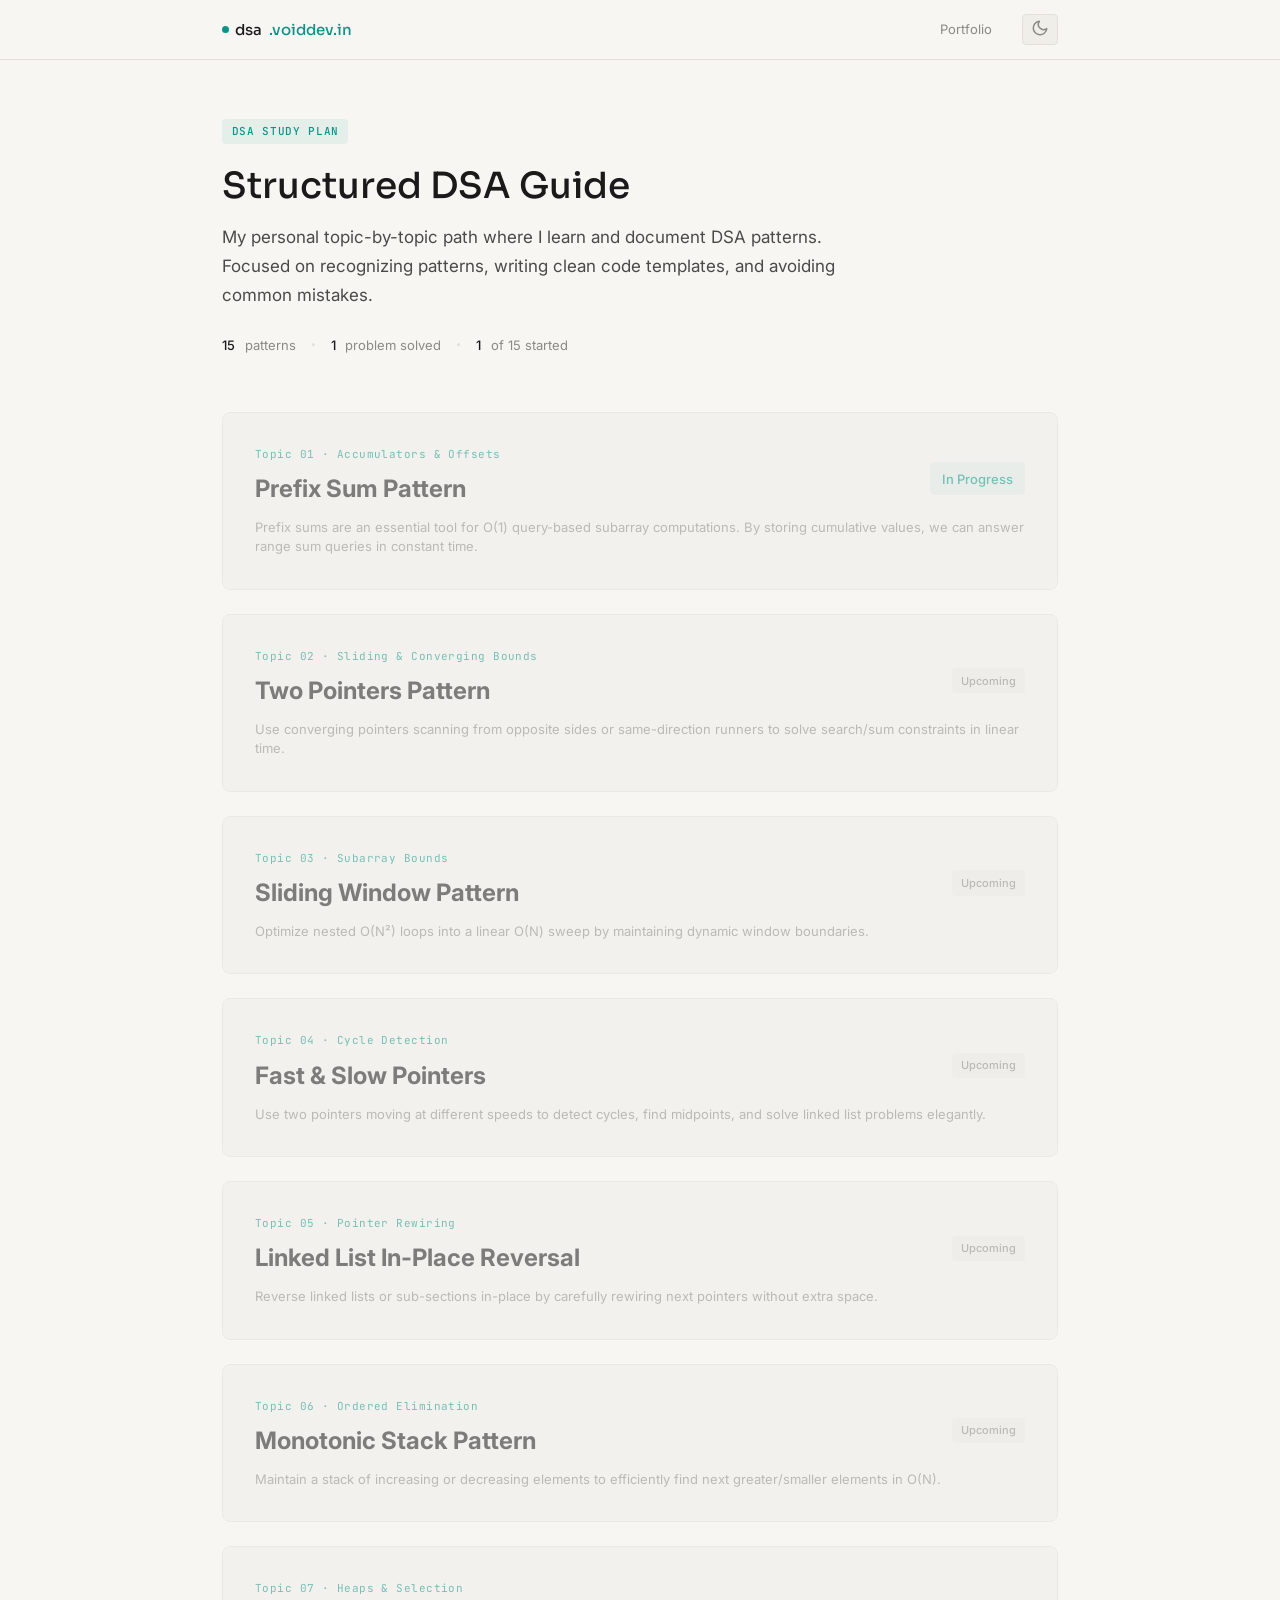
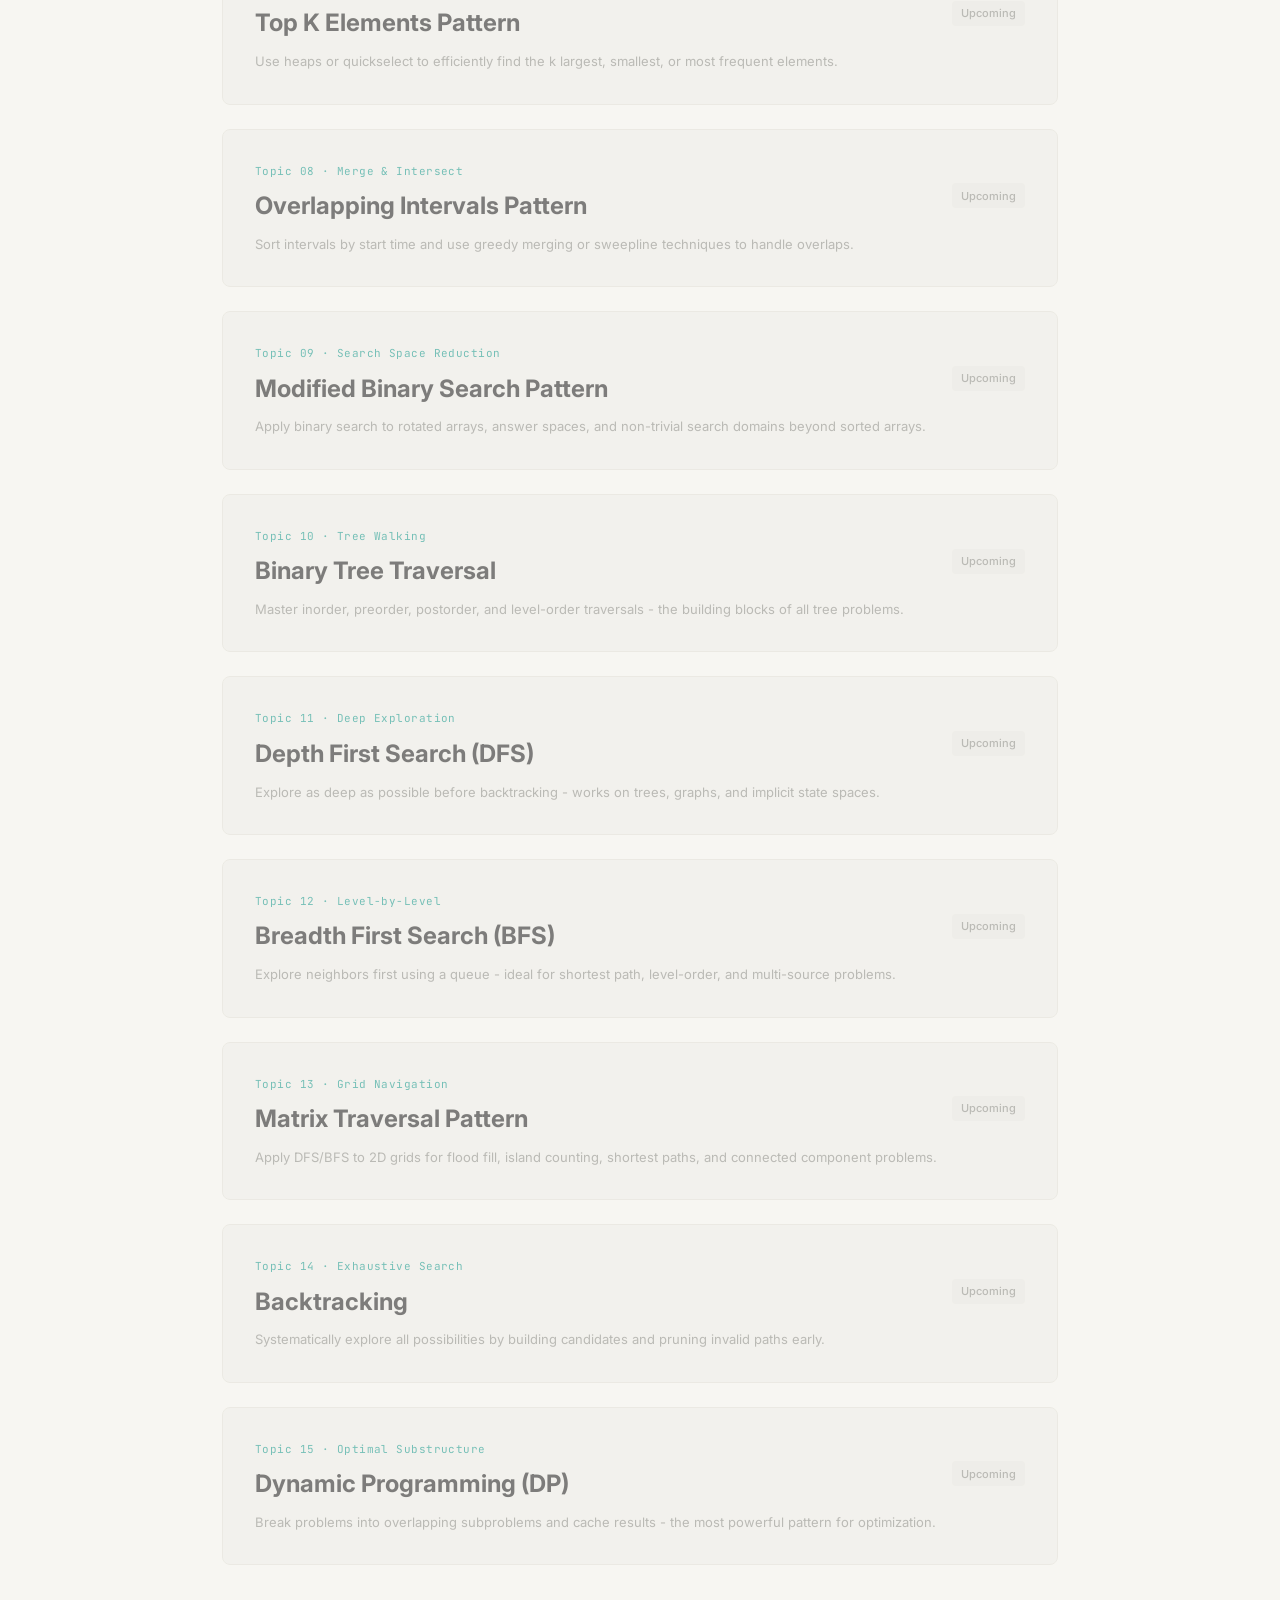
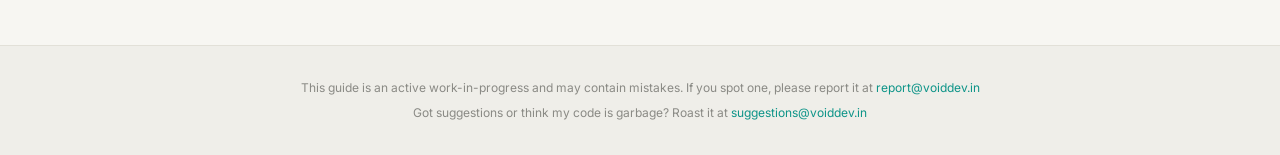
<file: index.html>
<!DOCTYPE html>
<html lang="en">
<head>
  <meta charset="UTF-8">
  <meta name="viewport" content="width=device-width, initial-scale=1.0">
  <title>Structured DSA Learning - dsa.voiddev.in</title>
  <meta name="description" content="Topic-by-topic Data Structures and Algorithms learning path with personal templates, common mistakes, and solved problems.">

  <!-- Fonts -->
  <link rel="preconnect" href="https://fonts.googleapis.com">
  <link rel="preconnect" href="https://fonts.gstatic.com" crossorigin>
  <link href="https://fonts.googleapis.com/css2?family=Sora:wght@400;500;600&family=Inter:wght@400;500;600&family=JetBrains+Mono:wght@400;500&display=swap" rel="stylesheet">

  <style>
    /* ===== VARIABLES ===== */
    :root {
      --font-display: 'Sora', sans-serif;
      --font-body: 'Inter', sans-serif;
      --font-mono: 'JetBrains Mono', monospace;
      --radius-tag: 4px;
      --radius-card: 8px;
      --transition: all 0.25s ease;
    }

    [data-theme="light"] {
      --bg-page: #F7F6F2;
      --bg-card: #EFEEE9;
      --bg-card-hover: #E8E7E1;
      --bg-sub: #E8E7E2;
      --text-primary: #1A1A1A;
      --text-secondary: #4A4A48;
      --text-muted: #8A8A85;
      --accent: #0D9488;
      --accent-subtle: rgba(13, 148, 136, 0.08);
      --border: #E2E0D8;
      --border-hover: #0D9488;
      --code-bg: #1C1C1A;
      --code-text: #E2E0D8;
      --easy: #10B981;
      --medium: #F59E0B;
      --hard: #EF4444;
      --easy-bg: rgba(16, 185, 129, 0.08);
      --medium-bg: rgba(245, 158, 11, 0.08);
      --hard-bg: rgba(239, 68, 68, 0.08);
      --header-bg: rgba(247, 246, 242, 0.85);
      --footer-bg: #EFEEE9;
      --shadow: 0 1px 3px rgba(0,0,0,0.04);
    }

    [data-theme="dark"] {
      --bg-page: #111110;
      --bg-card: #191918;
      --bg-card-hover: #1E1E1D;
      --bg-sub: #1C1C1A;
      --text-primary: #F0EFEA;
      --text-secondary: #A8A8A0;
      --text-muted: #6B6B64;
      --accent: #0D9488;
      --accent-subtle: rgba(13, 148, 136, 0.1);
      --border: #2A2A27;
      --border-hover: #0D9488;
      --code-bg: #1C1C1A;
      --code-text: #E2E0D8;
      --easy: #34D399;
      --medium: #FBBF24;
      --hard: #F87171;
      --easy-bg: rgba(52, 211, 153, 0.1);
      --medium-bg: rgba(251, 191, 36, 0.1);
      --hard-bg: rgba(248, 113, 113, 0.1);
      --header-bg: rgba(17, 17, 16, 0.85);
      --footer-bg: #191918;
      --shadow: 0 1px 3px rgba(0,0,0,0.15);
    }

    /* ===== RESET ===== */
    *, *::before, *::after { margin: 0; padding: 0; box-sizing: border-box; }

    body {
      font-family: var(--font-body);
      font-size: 16px;
      line-height: 1.7;
      color: var(--text-primary);
      background: var(--bg-page);
      min-height: 100vh;
      display: flex;
      flex-direction: column;
      -webkit-font-smoothing: antialiased;
      -moz-osx-font-smoothing: grayscale;
    }

    /* ===== HEADER ===== */
    header {
      background: var(--header-bg);
      backdrop-filter: blur(12px);
      -webkit-backdrop-filter: blur(12px);
      border-bottom: 1px solid var(--border);
      position: sticky;
      top: 0;
      z-index: 100;
    }

    .header-inner {
      max-width: 900px;
      margin: 0 auto;
      padding: 0.85rem 2rem;
      display: flex;
      justify-content: space-between;
      align-items: center;
    }

    .logo {
      font-family: var(--font-display);
      font-weight: 500;
      font-size: 15px;
      text-decoration: none;
      color: var(--text-primary);
      display: flex;
      align-items: center;
      gap: 0.4rem;
    }

    .logo .dot {
      display: inline-block;
      width: 7px;
      height: 7px;
      background: var(--accent);
      border-radius: 50%;
      flex-shrink: 0;
    }

    .logo .ext {
      color: var(--accent);
    }

    .header-right {
      display: flex;
      align-items: center;
      gap: 1.25rem;
    }

    .nav-links {
      display: flex;
      align-items: center;
      gap: 0.15rem;
    }

    .nav-links a {
      color: var(--text-muted);
      text-decoration: none;
      font-size: 13px;
      padding: 0.3rem 0.6rem;
      border-radius: var(--radius-tag);
      transition: var(--transition);
    }

    .nav-links a:hover {
      color: var(--text-primary);
      background: var(--accent-subtle);
    }

    .theme-toggle {
      background: var(--bg-card);
      border: 1px solid var(--border);
      border-radius: var(--radius-tag);
      color: var(--text-muted);
      font-size: 14px;
      padding: 0.3rem 0.5rem;
      cursor: pointer;
      transition: var(--transition);
      line-height: 1;
    }

    .theme-toggle:hover {
      color: var(--text-primary);
      border-color: var(--accent);
    }

    /* ===== MAIN ===== */
    .container {
      max-width: 900px;
      margin: 0 auto;
      padding: 3.5rem 2rem 5rem;
      flex: 1;
      width: 100%;
    }

    /* ===== INTRO ===== */
    .intro {
      margin-bottom: 3.5rem;
    }

    .intro-badge {
      display: inline-block;
      font-family: var(--font-mono);
      font-size: 11px;
      font-weight: 500;
      letter-spacing: 0.06em;
      text-transform: uppercase;
      color: var(--accent);
      background: var(--accent-subtle);
      padding: 0.2rem 0.6rem;
      border-radius: var(--radius-tag);
      margin-bottom: 1.25rem;
    }

    .intro h1 {
      font-family: var(--font-display);
      font-size: 36px;
      font-weight: 500;
      line-height: 1.2;
      color: var(--text-primary);
      margin-bottom: 1rem;
    }

    .intro p {
      color: var(--text-secondary);
      font-size: 17px;
      line-height: 1.7;
      max-width: 640px;
    }

    .intro-meta {
      display: flex;
      align-items: center;
      gap: 1rem;
      margin-top: 1.5rem;
      flex-wrap: wrap;
    }

    .intro-stat {
      font-size: 13px;
      color: var(--text-muted);
      display: flex;
      align-items: center;
      gap: 0.35rem;
    }

    .intro-stat strong {
      color: var(--text-primary);
      font-weight: 500;
    }

    .intro-sep {
      width: 3px;
      height: 3px;
      background: var(--border);
      border-radius: 50%;
    }

    /* ===== CURRICULUM GRID ===== */
    .curriculum {
      display: grid;
      gap: 1.5rem;
    }

    /* ===== TOPIC CARD ===== */
    .topic-card {
      background: var(--bg-card);
      border: 1px solid var(--border);
      border-radius: var(--radius-card);
      padding: 2rem;
      transition: var(--transition);
    }

    .topic-card:hover {
      border-color: var(--border-hover);
      box-shadow: var(--shadow);
    }

    .topic-card.upcoming {
      opacity: 0.55;
    }

    .topic-card.upcoming:hover {
      opacity: 0.75;
      border-color: var(--accent);
      cursor: pointer;
      box-shadow: var(--shadow);
    }

    /* Topic Header */
    .topic-header {
      display: flex;
      justify-content: space-between;
      align-items: flex-start;
      margin-bottom: 1rem;
      gap: 1rem;
    }

    .topic-number {
      font-family: var(--font-mono);
      font-size: 11px;
      color: var(--accent);
      letter-spacing: 0.04em;
      margin-bottom: 0.35rem;
    }

    .topic-header h2 {
      font-family: var(--font-display);
      font-size: 20px;
      font-weight: 500;
      color: var(--text-primary);
      line-height: 1.3;
    }

    .topic-badge {
      font-size: 11px;
      font-weight: 500;
      padding: 0.2rem 0.55rem;
      border-radius: var(--radius-tag);
      white-space: nowrap;
      flex-shrink: 0;
      margin-top: 0.2rem;
    }

    .topic-badge.solved {
      background: var(--easy-bg);
      color: var(--easy);
    }

    .topic-badge.locked {
      background: var(--bg-sub);
      color: var(--text-muted);
    }

    .topic-badge.learning {
      background: var(--accent-subtle);
      color: var(--accent);
    }

    .topic-desc {
      color: var(--text-secondary);
      font-size: 14.5px;
      line-height: 1.65;
      margin-bottom: 1.5rem;
    }

    /* Sub-boxes */
    .section-grid {
      display: grid;
      grid-template-columns: 1fr 1fr;
      gap: 1rem;
      margin-bottom: 1.25rem;
    }

    .sub-box {
      background: var(--bg-sub);
      border: 1px solid var(--border);
      border-radius: var(--radius-card);
      padding: 1.1rem;
    }

    .sub-box h4 {
      font-family: var(--font-body);
      font-size: 13px;
      font-weight: 500;
      color: var(--text-primary);
      margin-bottom: 0.6rem;
      display: flex;
      align-items: center;
      gap: 0.4rem;
    }

    .sub-box p, .sub-box ul {
      font-size: 13px;
      color: var(--text-secondary);
      line-height: 1.6;
    }

    .sub-box ul {
      padding-left: 1.1rem;
    }

    .sub-box li {
      margin-bottom: 0.2rem;
    }

    /* Code Template */
    .code-template {
      background: var(--code-bg);
      border-radius: var(--radius-card);
      padding: 1.1rem 1.25rem;
      font-family: var(--font-mono);
      font-size: 13px;
      line-height: 1.7;
      overflow-x: auto;
      margin-bottom: 1.25rem;
      color: var(--code-text);
    }

    .hl-keyword { color: #C084FC; }
    .hl-fn { color: #38BDF8; }
    .hl-comment { color: #525250; font-style: italic; }
    .hl-number { color: #FB923C; }
    .hl-var { color: #E2E0D8; }

    /* Problems */
    .problems-list {
      margin-top: 1.25rem;
    }

    .problems-title {
      font-size: 11px;
      font-weight: 600;
      text-transform: uppercase;
      letter-spacing: 0.05em;
      color: var(--text-muted);
      margin-bottom: 0.6rem;
    }

    .problem-link {
      display: flex;
      align-items: center;
      justify-content: space-between;
      background: var(--bg-sub);
      border: 1px solid var(--border);
      border-radius: var(--radius-card);
      padding: 0.65rem 1rem;
      text-decoration: none;
      color: var(--text-primary);
      font-size: 13.5px;
      transition: var(--transition);
      margin-bottom: 0.4rem;
    }

    .problem-link:hover {
      border-color: var(--accent);
      background: var(--accent-subtle);
    }

    .problem-meta-cell {
      display: flex;
      align-items: center;
      gap: 0.65rem;
    }

    .diff-pill {
      font-size: 10px;
      font-weight: 600;
      padding: 0.1rem 0.4rem;
      border-radius: var(--radius-tag);
    }

    .diff-pill.easy { background: var(--easy-bg); color: var(--easy); }
    .diff-pill.medium { background: var(--medium-bg); color: var(--medium); }
    .diff-pill.hard { background: var(--hard-bg); color: var(--hard); }

    .problem-name { font-weight: 500; }

    .arrow-right {
      color: var(--text-muted);
      font-size: 14px;
      transition: var(--transition);
    }

    .problem-link:hover .arrow-right {
      color: var(--accent);
      transform: translateX(3px);
    }

    /* Learn link */
    .learn-link {
      display: inline-flex;
      align-items: center;
      gap: 0.35rem;
      font-size: 13px;
      font-weight: 500;
      color: var(--accent);
      text-decoration: none;
      margin-top: 1rem;
      padding: 0.3rem 0;
      border-bottom: 1px solid transparent;
      transition: var(--transition);
    }

    .learn-link:hover {
      border-bottom-color: var(--accent);
    }

    .learn-link .arrow {
      transition: transform 150ms ease;
    }

    .learn-link:hover .arrow {
      transform: translateX(3px);
    }

    /* ===== UPCOMING TOPIC (minimal) ===== */
    .upcoming-inner {
      display: flex;
      justify-content: space-between;
      align-items: center;
    }

    .upcoming-desc {
      color: var(--text-muted);
      font-size: 13px;
      line-height: 1.5;
      margin-top: 0.5rem;
    }

    /* ===== FOOTER ===== */
    footer {
      text-align: center;
      padding: 2rem;
      color: var(--text-muted);
      font-size: 13px;
      border-top: 1px solid var(--border);
      background: var(--footer-bg);
    }

    footer a {
      color: var(--accent);
      text-decoration: none;
    }

    footer a:hover {
      text-decoration: underline;
    }

    /* ===== RESPONSIVE ===== */
    @media (max-width: 768px) {
      .header-inner { padding: 0.75rem 1.25rem; }

      .nav-links { display: none; }

      .container { padding: 2.5rem 1.25rem 4rem; }

      .intro h1 { font-size: 28px; }

      .section-grid { grid-template-columns: 1fr; }

      .topic-card { padding: 1.5rem; }

      .topic-header h2 { font-size: 18px; }
    }

    /* ===== SCROLLBAR ===== */
    ::-webkit-scrollbar { width: 6px; height: 6px; }
    ::-webkit-scrollbar-track { background: transparent; }
    ::-webkit-scrollbar-thumb { background: var(--border); border-radius: 3px; }
    ::-webkit-scrollbar-thumb:hover { background: var(--text-muted); }

    ::selection {
      background: rgba(13, 148, 136, 0.25);
      color: var(--text-primary);
    }
  </style>
</head>
<body>

  <!-- Header -->
  <header>
    <div class="header-inner">
      <a href="index.html" class="logo">
        <span class="dot"></span>
        dsa<span class="ext">.voiddev.in</span>
      </a>
      <div class="header-right">
        <nav class="nav-links">
          <a href="https://info.voiddev.in">Portfolio</a>
        </nav>
        <button class="theme-toggle" id="themeToggle" aria-label="Toggle theme"><svg width="18" height="18" viewBox="0 0 24 24" fill="none" stroke="currentColor" stroke-width="2" stroke-linecap="round" stroke-linejoin="round"><path d="M21 12.79A9 9 0 1 1 11.21 3 7 7 0 0 0 21 12.79z"></path></svg></button>
      </div>
    </div>
  </header>

  <!-- Main -->
  <div class="container">

    <!-- Intro -->
    <section class="intro">
      <span class="intro-badge">DSA Study Plan</span>
      <h1>Structured DSA Guide</h1>
      <p>My personal topic-by-topic path where I learn and document DSA patterns. Focused on recognizing patterns, writing clean code templates, and avoiding common mistakes.</p>
      <div class="intro-meta">
        <span class="intro-stat"><strong>15</strong>&nbsp;patterns</span>
        <span class="intro-sep"></span>
        <span class="intro-stat"><strong>1</strong>&nbsp;problem solved</span>
        <span class="intro-sep"></span>
        <span class="intro-stat"><strong>1</strong>&nbsp;of 15 started</span>
      </div>
    </section>

    <!-- Topics -->
    <div class="curriculum">

      <!-- Topic 01: Prefix Sum -->
      <section class="topic-card upcoming" style="cursor:pointer;" onclick="window.location.href='prefix-sum/basic-prefix-sum.html'; localStorage.setItem('dsa-last-visited-topic', 'prefix-sum'); localStorage.setItem('dsa-last-visited-page', 'prefix-sum/basic-prefix-sum.html');" data-topic-id="prefix-sum">
        <div class="upcoming-inner">
          <div>
            <div class="topic-number">Topic 01 · Accumulators &amp; Offsets</div>
            <h2>Prefix Sum Pattern</h2>
          </div>
          <span class="topic-badge in-progress" style="background: var(--accent-subtle); color: var(--accent); padding: 0.35rem 0.75rem; border-radius: var(--radius-tag); font-size: 13px; font-weight: 500;">In Progress</span>
        </div>
        <p class="upcoming-desc">Prefix sums are an essential tool for O(1) query-based subarray computations. By storing cumulative values, we can answer range sum queries in constant time.</p>
      </section>

      <!-- Topic 02: Two Pointers -->
      <section class="topic-card upcoming" onclick="goToTopic('two-pointers')" data-topic-id="two-pointers">
        <div class="upcoming-inner">
          <div>
            <div class="topic-number">Topic 02 · Sliding &amp; Converging Bounds</div>
            <h2>Two Pointers Pattern</h2>
          </div>
          <span class="topic-badge locked">Upcoming</span>
        </div>
        <p class="upcoming-desc">Use converging pointers scanning from opposite sides or same-direction runners to solve search/sum constraints in linear time.</p>
      </section>

      <!-- Topic 03: Sliding Window -->
      <section class="topic-card upcoming" onclick="goToTopic('sliding-window')" data-topic-id="sliding-window">
        <div class="upcoming-inner">
          <div>
            <div class="topic-number">Topic 03 · Subarray Bounds</div>
            <h2>Sliding Window Pattern</h2>
          </div>
          <span class="topic-badge locked">Upcoming</span>
        </div>
        <p class="upcoming-desc">Optimize nested O(N²) loops into a linear O(N) sweep by maintaining dynamic window boundaries.</p>
      </section>

      <!-- Topic 04: Fast & Slow Pointers -->
      <section class="topic-card upcoming" onclick="goToTopic('fast-slow-pointers')" data-topic-id="fast-slow-pointers">
        <div class="upcoming-inner">
          <div>
            <div class="topic-number">Topic 04 · Cycle Detection</div>
            <h2>Fast &amp; Slow Pointers</h2>
          </div>
          <span class="topic-badge locked">Upcoming</span>
        </div>
        <p class="upcoming-desc">Use two pointers moving at different speeds to detect cycles, find midpoints, and solve linked list problems elegantly.</p>
      </section>

      <!-- Topic 05: Linked List Reversal -->
      <section class="topic-card upcoming" onclick="goToTopic('ll-reversal')" data-topic-id="ll-reversal">
        <div class="upcoming-inner">
          <div>
            <div class="topic-number">Topic 05 · Pointer Rewiring</div>
            <h2>Linked List In-Place Reversal</h2>
          </div>
          <span class="topic-badge locked">Upcoming</span>
        </div>
        <p class="upcoming-desc">Reverse linked lists or sub-sections in-place by carefully rewiring next pointers without extra space.</p>
      </section>

      <!-- Topic 06: Monotonic Stack -->
      <section class="topic-card upcoming" onclick="goToTopic('monotonic-stack')" data-topic-id="monotonic-stack">
        <div class="upcoming-inner">
          <div>
            <div class="topic-number">Topic 06 · Ordered Elimination</div>
            <h2>Monotonic Stack Pattern</h2>
          </div>
          <span class="topic-badge locked">Upcoming</span>
        </div>
        <p class="upcoming-desc">Maintain a stack of increasing or decreasing elements to efficiently find next greater/smaller elements in O(N).</p>
      </section>

      <!-- Topic 07: Top K Elements -->
      <section class="topic-card upcoming" onclick="goToTopic('top-k')" data-topic-id="top-k">
        <div class="upcoming-inner">
          <div>
            <div class="topic-number">Topic 07 · Heaps &amp; Selection</div>
            <h2>Top K Elements Pattern</h2>
          </div>
          <span class="topic-badge locked">Upcoming</span>
        </div>
        <p class="upcoming-desc">Use heaps or quickselect to efficiently find the k largest, smallest, or most frequent elements.</p>
      </section>

      <!-- Topic 08: Overlapping Intervals -->
      <section class="topic-card upcoming" onclick="goToTopic('overlapping-intervals')" data-topic-id="overlapping-intervals">
        <div class="upcoming-inner">
          <div>
            <div class="topic-number">Topic 08 · Merge &amp; Intersect</div>
            <h2>Overlapping Intervals Pattern</h2>
          </div>
          <span class="topic-badge locked">Upcoming</span>
        </div>
        <p class="upcoming-desc">Sort intervals by start time and use greedy merging or sweepline techniques to handle overlaps.</p>
      </section>

      <!-- Topic 09: Modified Binary Search -->
      <section class="topic-card upcoming" onclick="goToTopic('binary-search')" data-topic-id="binary-search">
        <div class="upcoming-inner">
          <div>
            <div class="topic-number">Topic 09 · Search Space Reduction</div>
            <h2>Modified Binary Search Pattern</h2>
          </div>
          <span class="topic-badge locked">Upcoming</span>
        </div>
        <p class="upcoming-desc">Apply binary search to rotated arrays, answer spaces, and non-trivial search domains beyond sorted arrays.</p>
      </section>

      <!-- Topic 10: Binary Tree Traversal -->
      <section class="topic-card upcoming" onclick="goToTopic('tree-traversal')" data-topic-id="tree-traversal">
        <div class="upcoming-inner">
          <div>
            <div class="topic-number">Topic 10 · Tree Walking</div>
            <h2>Binary Tree Traversal</h2>
          </div>
          <span class="topic-badge locked">Upcoming</span>
        </div>
        <p class="upcoming-desc">Master inorder, preorder, postorder, and level-order traversals - the building blocks of all tree problems.</p>
      </section>

      <!-- Topic 11: DFS -->
      <section class="topic-card upcoming" onclick="goToTopic('dfs')" data-topic-id="dfs">
        <div class="upcoming-inner">
          <div>
            <div class="topic-number">Topic 11 · Deep Exploration</div>
            <h2>Depth First Search (DFS)</h2>
          </div>
          <span class="topic-badge locked">Upcoming</span>
        </div>
        <p class="upcoming-desc">Explore as deep as possible before backtracking - works on trees, graphs, and implicit state spaces.</p>
      </section>

      <!-- Topic 12: BFS -->
      <section class="topic-card upcoming" onclick="goToTopic('bfs')" data-topic-id="bfs">
        <div class="upcoming-inner">
          <div>
            <div class="topic-number">Topic 12 · Level-by-Level</div>
            <h2>Breadth First Search (BFS)</h2>
          </div>
          <span class="topic-badge locked">Upcoming</span>
        </div>
        <p class="upcoming-desc">Explore neighbors first using a queue - ideal for shortest path, level-order, and multi-source problems.</p>
      </section>

      <!-- Topic 13: Matrix Traversal -->
      <section class="topic-card upcoming" onclick="goToTopic('matrix')" data-topic-id="matrix">
        <div class="upcoming-inner">
          <div>
            <div class="topic-number">Topic 13 · Grid Navigation</div>
            <h2>Matrix Traversal Pattern</h2>
          </div>
          <span class="topic-badge locked">Upcoming</span>
        </div>
        <p class="upcoming-desc">Apply DFS/BFS to 2D grids for flood fill, island counting, shortest paths, and connected component problems.</p>
      </section>

      <!-- Topic 14: Backtracking -->
      <section class="topic-card upcoming" onclick="goToTopic('backtracking')" data-topic-id="backtracking">
        <div class="upcoming-inner">
          <div>
            <div class="topic-number">Topic 14 · Exhaustive Search</div>
            <h2>Backtracking</h2>
          </div>
          <span class="topic-badge locked">Upcoming</span>
        </div>
        <p class="upcoming-desc">Systematically explore all possibilities by building candidates and pruning invalid paths early.</p>
      </section>

      <!-- Topic 15: Dynamic Programming -->
      <section class="topic-card upcoming" onclick="goToTopic('dp')" data-topic-id="dp">
        <div class="upcoming-inner">
          <div>
            <div class="topic-number">Topic 15 · Optimal Substructure</div>
            <h2>Dynamic Programming (DP)</h2>
          </div>
          <span class="topic-badge locked">Upcoming</span>
        </div>
        <p class="upcoming-desc">Break problems into overlapping subproblems and cache results - the most powerful pattern for optimization.</p>
      </section>

    </div>
  </div>

  <!-- Footer -->
  <footer>
    <p style="font-size: 12px; color: var(--text-muted);">This guide is an active work-in-progress and may contain mistakes. If you spot one, please report it at <a href="mailto:report@voiddev.in" style="color: var(--accent); text-decoration: none;">report@voiddev.in</a></p>
    <p style="font-size: 12px; margin-top: 0.25rem; color: var(--text-muted);">Got suggestions or think my code is garbage? Roast it at <a href="mailto:suggestions@voiddev.in" style="color: var(--accent); text-decoration: none;">suggestions@voiddev.in</a></p>
  </footer>

  <script>
    /* ===== THEME ===== */
    (function () {
      const stored = localStorage.getItem('dsa-theme');
      const prefersDark = window.matchMedia('(prefers-color-scheme: dark)').matches;
      const theme = stored || (prefersDark ? 'dark' : 'light');
      document.documentElement.setAttribute('data-theme', theme);
      updateIcon(theme);
    })();

    function updateIcon(theme) {
      const btn = document.getElementById('themeToggle');
      if (btn) btn.innerHTML = theme === 'dark' ? '<svg width="18" height="18" viewBox="0 0 24 24" fill="none" stroke="currentColor" stroke-width="2" stroke-linecap="round" stroke-linejoin="round"><circle cx="12" cy="12" r="5"></circle><line x1="12" y1="1" x2="12" y2="3"></line><line x1="12" y1="21" x2="12" y2="23"></line><line x1="4.22" y1="4.22" x2="5.64" y2="5.64"></line><line x1="18.36" y1="18.36" x2="19.78" y2="19.78"></line><line x1="1" y1="12" x2="3" y2="12"></line><line x1="21" y1="12" x2="23" y2="12"></line><line x1="4.22" y1="19.78" x2="5.64" y2="18.36"></line><line x1="18.36" y1="5.64" x2="19.78" y2="4.22"></line></svg>' : '<svg width="18" height="18" viewBox="0 0 24 24" fill="none" stroke="currentColor" stroke-width="2" stroke-linecap="round" stroke-linejoin="round"><path d="M21 12.79A9 9 0 1 1 11.21 3 7 7 0 0 0 21 12.79z"></path></svg>';
    }

    document.getElementById('themeToggle').addEventListener('click', () => {
      const current = document.documentElement.getAttribute('data-theme');
      const next = current === 'dark' ? 'light' : 'dark';
      document.documentElement.setAttribute('data-theme', next);
      localStorage.setItem('dsa-theme', next);
      updateIcon(next);
    });

    function goToTopic(topicId) {
      localStorage.setItem('dsa-last-visited-topic', topicId);
      if (topicId === 'prefix-sum') {
        const lastPage = localStorage.getItem('dsa-last-visited-page') || 'basic-prefix-sum.html';
        window.location.href = lastPage;
      } else {
        window.location.href = `coming-soon.html?topic=${topicId}`;
      }
    }

    // Dynamic injection of Last Visited badge on load
    (function () {
      const lastVisited = localStorage.getItem('dsa-last-visited-topic');
      if (lastVisited) {
        const card = document.querySelector(`.topic-card[data-topic-id="${lastVisited}"]`);
        if (card) {
          const header = card.querySelector('.topic-header') || card.querySelector('.upcoming-inner');
          if (header) {
            const badge = document.createElement('span');
            badge.className = 'topic-badge';
            badge.style.background = 'rgba(13, 148, 136, 0.1)';
            badge.style.color = 'var(--accent)';
            badge.style.border = '1px solid var(--accent)';
            badge.style.fontSize = '10px';
            badge.style.fontWeight = '500';
            badge.style.padding = '0.2rem 0.55rem';
            badge.style.borderRadius = 'var(--radius-tag)';
            badge.style.textTransform = 'uppercase';
            badge.style.marginRight = '0.5rem';
            badge.style.display = 'inline-block';
            badge.textContent = 'Last Visited';
            
            const statusBadge = header.querySelector('.topic-badge');
            if (statusBadge) {
              header.insertBefore(badge, statusBadge);
            } else {
              header.appendChild(badge);
            }
          }
        }
      }
    })();
  </script>

</body>
</html>
</file>
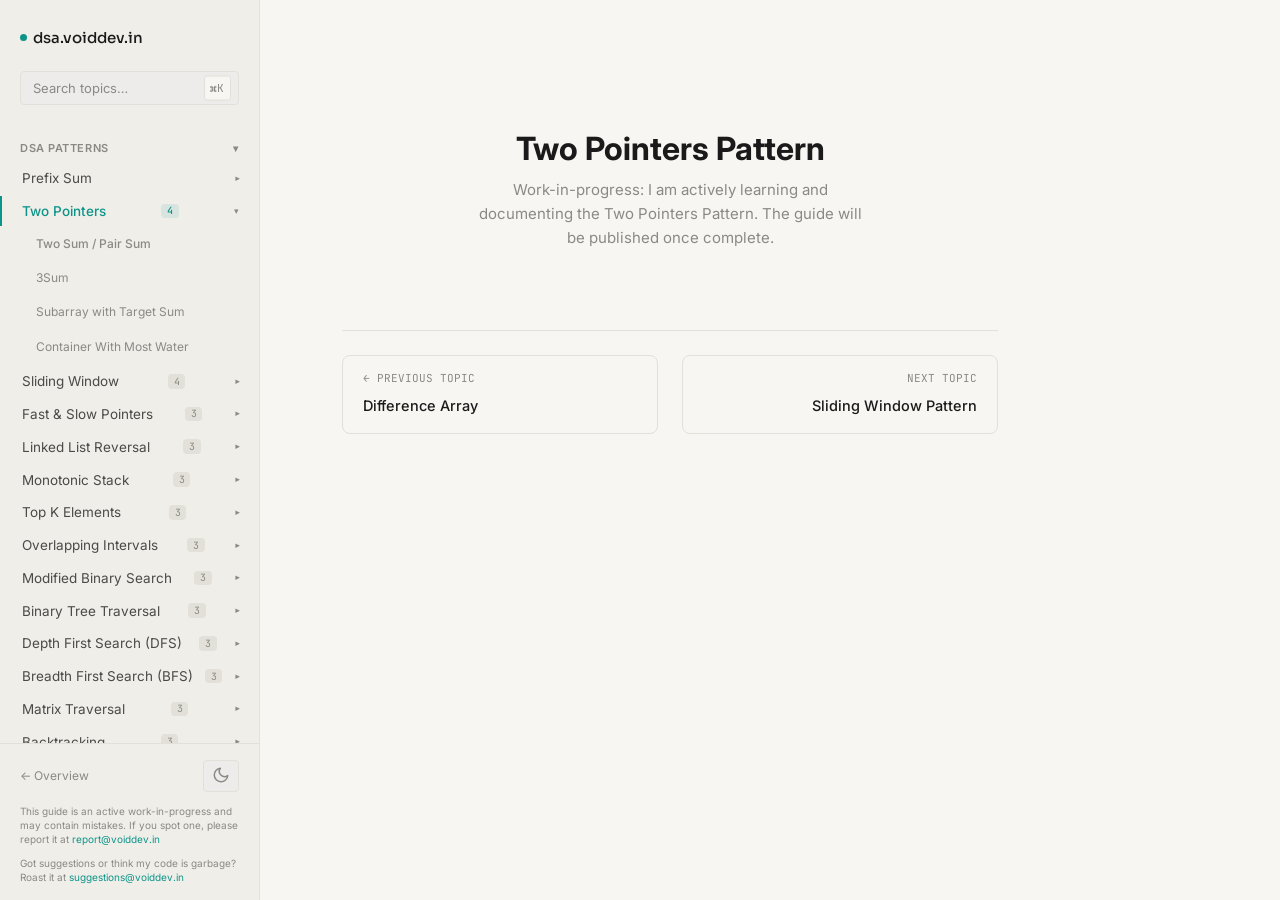
<file: coming-soon.html>
<!DOCTYPE html>
<html lang="en">
<head>
  <meta charset="UTF-8">
  <meta name="viewport" content="width=device-width, initial-scale=1.0">
  <title>Structured DSA Guide</title>
  <link rel="preconnect" href="https://fonts.googleapis.com">
  <link rel="preconnect" href="https://fonts.gstatic.com" crossorigin>
  <link href="https://fonts.googleapis.com/css2?family=Inter:wght@400;500;600&family=JetBrains+Mono:wght@500;600&family=Sora:wght@600&display=swap" rel="stylesheet">
  <link rel="stylesheet" href="learn.css">
</head>
<body>

  <!-- Top Mobile Bar -->
  <header class="mobile-header">
    <button class="menu-toggle" id="menuToggle" aria-label="Toggle navigation">☰</button>
    <a href="index.html" class="mobile-brand">dsa.voiddev.in</a>
    <button class="theme-toggle" id="themeToggleMobile" aria-label="Toggle theme"><svg width="18" height="18" viewBox="0 0 24 24" fill="none" stroke="currentColor" stroke-width="2" stroke-linecap="round" stroke-linejoin="round"><path d="M21 12.79A9 9 0 1 1 11.21 3 7 7 0 0 0 21 12.79z"></path></svg></button>
  </header>

  <!-- Sidebar Overlay -->
  <div class="sidebar-overlay" id="sidebarOverlay"></div>

  <!-- Left Sidebar -->
  <aside class="sidebar" id="sidebar">
    <button class="sidebar-close" id="sidebarClose" aria-label="Close sidebar">&times;</button>
    <div class="sidebar-header">
      <a href="index.html" class="sidebar-brand">
        <span class="dot"></span>
        dsa.voiddev.in
      </a>
      <div class="sidebar-search">
        <input type="text" placeholder="Search topics…" id="searchInput" aria-label="Search topics">
        <span class="shortcut-hint">⌘K</span>
      </div>
    </div>

    <nav class="sidebar-nav" id="sidebarNav">
      <!-- DSA Patterns -->
      <div class="nav-group" data-group="dsa">
        <button class="nav-group-title" onclick="toggleGroup(this)">
          DSA Patterns
          <span class="chevron">▾</span>
        </button>
        <ul class="nav-items">

          <!-- 01 · Prefix Sum -->
          <li class="nav-topic" data-topic-group="prefix-sum">
            <button class="nav-topic-btn" onclick="toggleTopic(this)">
              Prefix Sum
              <span class="topic-chevron">▾</span>
            </button>
            <ul class="nav-topic-children">
              <li class="nav-item"><a href="prefix-sum/basic-prefix-sum.html" data-subtopic="basic-prefix-sum">Basic Prefix Sum</a></li>
              <li class="nav-item"><a href="prefix-sum/prefix-sum-with-hashmap.html" data-subtopic="prefix-sum-with-hashmap">Prefix Sum + Hash Map</a></li>
              <li class="nav-item"><a href="prefix-sum/2d-prefix-sum.html" data-subtopic="2d-prefix-sum">2D Prefix Sum</a></li>
              <li class="nav-item"><a href="prefix-sum/difference-array.html" data-subtopic="difference-array">Difference Array</a></li>
            </ul>
          </li>

          <!-- 02 · Two Pointers -->
          <li class="nav-topic collapsed" data-topic-group="two-pointers">
            <button class="nav-topic-btn" onclick="toggleTopic(this)">
              Two Pointers
              <span class="method-count">4</span>
              <span class="topic-chevron">▾</span>
            </button>
            <ul class="nav-topic-children">
              <li class="nav-item"><a href="coming-soon.html?topic=two-pointers" class="sub-upcoming">Two Sum / Pair Sum</a></li>
              <li class="nav-item"><a href="coming-soon.html?topic=two-pointers" class="sub-upcoming">3Sum</a></li>
              <li class="nav-item"><a href="coming-soon.html?topic=two-pointers" class="sub-upcoming">Subarray with Target Sum</a></li>
              <li class="nav-item"><a href="coming-soon.html?topic=two-pointers" class="sub-upcoming">Container With Most Water</a></li>
            </ul>
          </li>

          <!-- 03 · Sliding Window -->
          <li class="nav-topic collapsed" data-topic-group="sliding-window">
            <button class="nav-topic-btn" onclick="toggleTopic(this)">
              Sliding Window
              <span class="method-count">4</span>
              <span class="topic-chevron">▾</span>
            </button>
            <ul class="nav-topic-children">
              <li class="nav-item"><a href="coming-soon.html?topic=sliding-window" class="sub-upcoming">Fixed Window Size</a></li>
              <li class="nav-item"><a href="coming-soon.html?topic=sliding-window" class="sub-upcoming">Dynamic Window Size</a></li>
              <li class="nav-item"><a href="coming-soon.html?topic=sliding-window" class="sub-upcoming">Longest Substring Search</a></li>
              <li class="nav-item"><a href="coming-soon.html?topic=sliding-window" class="sub-upcoming">Permutation / Anagrams</a></li>
            </ul>
          </li>

          <!-- 04 · Fast & Slow Pointers -->
          <li class="nav-topic collapsed" data-topic-group="fast-slow-pointers">
            <button class="nav-topic-btn" onclick="toggleTopic(this)">
              Fast &amp; Slow Pointers
              <span class="method-count">3</span>
              <span class="topic-chevron">▾</span>
            </button>
            <ul class="nav-topic-children">
              <li class="nav-item"><a href="coming-soon.html?topic=fast-slow-pointers" class="sub-upcoming">Linked List Cycle Detection</a></li>
              <li class="nav-item"><a href="coming-soon.html?topic=fast-slow-pointers" class="sub-upcoming">Middle of Linked List</a></li>
              <li class="nav-item"><a href="coming-soon.html?topic=fast-slow-pointers" class="sub-upcoming">Finding Cycle Start</a></li>
            </ul>
          </li>

          <!-- 05 · Linked List Reversal -->
          <li class="nav-topic collapsed" data-topic-group="ll-reversal">
            <button class="nav-topic-btn" onclick="toggleTopic(this)">
              Linked List Reversal
              <span class="method-count">3</span>
              <span class="topic-chevron">▾</span>
            </button>
            <ul class="nav-topic-children">
              <li class="nav-item"><a href="coming-soon.html?topic=ll-reversal" class="sub-upcoming">Reverse Entire List</a></li>
              <li class="nav-item"><a href="coming-soon.html?topic=ll-reversal" class="sub-upcoming">Reverse Sub-list</a></li>
              <li class="nav-item"><a href="coming-soon.html?topic=ll-reversal" class="sub-upcoming">Reverse in K-Groups</a></li>
            </ul>
          </li>

          <!-- 06 · Monotonic Stack -->
          <li class="nav-topic collapsed" data-topic-group="monotonic-stack">
            <button class="nav-topic-btn" onclick="toggleTopic(this)">
              Monotonic Stack
              <span class="method-count">3</span>
              <span class="topic-chevron">▾</span>
            </button>
            <ul class="nav-topic-children">
              <li class="nav-item"><a href="coming-soon.html?topic=monotonic-stack" class="sub-upcoming">Next Greater Element</a></li>
              <li class="nav-item"><a href="coming-soon.html?topic=monotonic-stack" class="sub-upcoming">Next Smaller Element</a></li>
              <li class="nav-item"><a href="coming-soon.html?topic=monotonic-stack" class="sub-upcoming">Stock Span Problem</a></li>
            </ul>
          </li>

          <!-- 07 · Top K Elements -->
          <li class="nav-topic collapsed" data-topic-group="top-k">
            <button class="nav-topic-btn" onclick="toggleTopic(this)">
              Top K Elements
              <span class="method-count">3</span>
              <span class="topic-chevron">▾</span>
            </button>
            <ul class="nav-topic-children">
              <li class="nav-item"><a href="coming-soon.html?topic=top-k" class="sub-upcoming">Kth Largest Element</a></li>
              <li class="nav-item"><a href="coming-soon.html?topic=top-k" class="sub-upcoming">K Closest Points</a></li>
              <li class="nav-item"><a href="coming-soon.html?topic=top-k" class="sub-upcoming">Top K Frequent Elements</a></li>
            </ul>
          </li>

          <!-- 08 · Overlapping Intervals -->
          <li class="nav-topic collapsed" data-topic-group="overlapping-intervals">
            <button class="nav-topic-btn" onclick="toggleTopic(this)">
              Overlapping Intervals
              <span class="method-count">3</span>
              <span class="topic-chevron">▾</span>
            </button>
            <ul class="nav-topic-children">
              <li class="nav-item"><a href="coming-soon.html?topic=overlapping-intervals" class="sub-upcoming">Merge Intervals</a></li>
              <li class="nav-item"><a href="coming-soon.html?topic=overlapping-intervals" class="sub-upcoming">Insert Interval</a></li>
              <li class="nav-item"><a href="coming-soon.html?topic=overlapping-intervals" class="sub-upcoming">Interval List Intersections</a></li>
            </ul>
          </li>

          <!-- 09 · Modified Binary Search -->
          <li class="nav-topic collapsed" data-topic-group="binary-search">
            <button class="nav-topic-btn" onclick="toggleTopic(this)">
              Modified Binary Search
              <span class="method-count">3</span>
              <span class="topic-chevron">▾</span>
            </button>
            <ul class="nav-topic-children">
              <li class="nav-item"><a href="coming-soon.html?topic=binary-search" class="sub-upcoming">Search in Rotated Array</a></li>
              <li class="nav-item"><a href="coming-soon.html?topic=binary-search" class="sub-upcoming">First/Last Position of Element</a></li>
              <li class="nav-item"><a href="coming-soon.html?topic=binary-search" class="sub-upcoming">Search in Matrix</a></li>
            </ul>
          </li>

          <!-- 10 · Binary Tree Traversal -->
          <li class="nav-topic collapsed" data-topic-group="tree-traversal">
            <button class="nav-topic-btn" onclick="toggleTopic(this)">
              Binary Tree Traversal
              <span class="method-count">3</span>
              <span class="topic-chevron">▾</span>
            </button>
            <ul class="nav-topic-children">
              <li class="nav-item"><a href="coming-soon.html?topic=tree-traversal" class="sub-upcoming">In-order / Pre-order / Post-order</a></li>
              <li class="nav-item"><a href="coming-soon.html?topic=tree-traversal" class="sub-upcoming">Level Order Traversal</a></li>
              <li class="nav-item"><a href="coming-soon.html?topic=tree-traversal" class="sub-upcoming">Vertical Order Traversal</a></li>
            </ul>
          </li>

          <!-- 11 · Depth First Search (DFS) -->
          <li class="nav-topic collapsed" data-topic-group="dfs">
            <button class="nav-topic-btn" onclick="toggleTopic(this)">
              Depth First Search (DFS)
              <span class="method-count">3</span>
              <span class="topic-chevron">▾</span>
            </button>
            <ul class="nav-topic-children">
              <li class="nav-item"><a href="coming-soon.html?topic=dfs" class="sub-upcoming">Path Sum III</a></li>
              <li class="nav-item"><a href="coming-soon.html?topic=dfs" class="sub-upcoming">Lowest Common Ancestor</a></li>
              <li class="nav-item"><a href="coming-soon.html?topic=dfs" class="sub-upcoming">Max Path Sum</a></li>
            </ul>
          </li>

          <!-- 12 · Breadth First Search (BFS) -->
          <li class="nav-topic collapsed" data-topic-group="bfs">
            <button class="nav-topic-btn" onclick="toggleTopic(this)">
              Breadth First Search (BFS)
              <span class="method-count">3</span>
              <span class="topic-chevron">▾</span>
            </button>
            <ul class="nav-topic-children">
              <li class="nav-item"><a href="coming-soon.html?topic=bfs" class="sub-upcoming">Word Ladder</a></li>
              <li class="nav-item"><a href="coming-soon.html?topic=bfs" class="sub-upcoming">Shortest Path in Binary Matrix</a></li>
              <li class="nav-item"><a href="coming-soon.html?topic=bfs" class="sub-upcoming">Min Depth of Binary Tree</a></li>
            </ul>
          </li>

          <!-- 13 · Matrix Traversal -->
          <li class="nav-topic collapsed" data-topic-group="matrix">
            <button class="nav-topic-btn" onclick="toggleTopic(this)">
              Matrix Traversal
              <span class="method-count">3</span>
              <span class="topic-chevron">▾</span>
            </button>
            <ul class="nav-topic-children">
              <li class="nav-item"><a href="coming-soon.html?topic=matrix" class="sub-upcoming">Number of Islands</a></li>
              <li class="nav-item"><a href="coming-soon.html?topic=matrix" class="sub-upcoming">Rotting Oranges</a></li>
              <li class="nav-item"><a href="coming-soon.html?topic=matrix" class="sub-upcoming">Spiral Matrix</a></li>
            </ul>
          </li>

          <!-- 14 · Backtracking -->
          <li class="nav-topic collapsed" data-topic-group="backtracking">
            <button class="nav-topic-btn" onclick="toggleTopic(this)">
              Backtracking
              <span class="method-count">3</span>
              <span class="topic-chevron">▾</span>
            </button>
            <ul class="nav-topic-children">
              <li class="nav-item"><a href="coming-soon.html?topic=backtracking" class="sub-upcoming">Permutations / Subsets</a></li>
              <li class="nav-item"><a href="coming-soon.html?topic=backtracking" class="sub-upcoming">N-Queens Problem</a></li>
              <li class="nav-item"><a href="coming-soon.html?topic=backtracking" class="sub-upcoming">Sudoku Solver</a></li>
            </ul>
          </li>

          <!-- 15 · Dynamic Programming (DP) -->
          <li class="nav-topic collapsed" data-topic-group="dp">
            <button class="nav-topic-btn" onclick="toggleTopic(this)">
              Dynamic Programming (DP)
              <span class="method-count">3</span>
              <span class="topic-chevron">▾</span>
            </button>
            <ul class="nav-topic-children">
              <li class="nav-item"><a href="coming-soon.html?topic=dp" class="sub-upcoming">0/1 Knapsack Problem</a></li>
              <li class="nav-item"><a href="coming-soon.html?topic=dp" class="sub-upcoming">Longest Common Subsequence</a></li>
              <li class="nav-item"><a href="coming-soon.html?topic=dp" class="sub-upcoming">Memoization vs Tabulation</a></li>
            </ul>
          </li>

        </ul>
      </div>
    </nav>

    <div class="sidebar-footer">
      <div class="sidebar-footer-row">
        <a href="index.html" class="back-link">← Overview</a>
        <button class="theme-toggle" id="themeToggle" aria-label="Toggle theme"><svg width="18" height="18" viewBox="0 0 24 24" fill="none" stroke="currentColor" stroke-width="2" stroke-linecap="round" stroke-linejoin="round"><path d="M21 12.79A9 9 0 1 1 11.21 3 7 7 0 0 0 21 12.79z"></path></svg></button>
      </div>
      <div style="font-size: 10px; color: var(--text-muted); line-height: 1.4; margin-top: 0.25rem;">
        This guide is an active work-in-progress and may contain mistakes. If you spot one, please report it at <a href="mailto:report@voiddev.in" style="color: var(--accent); text-decoration: none;">report@voiddev.in</a>
      </div>
      <div style="font-size: 10px; color: var(--text-muted); line-height: 1.4; margin-top: 0.15rem;">
        Got suggestions or think my code is garbage? Roast it at <a href="mailto:suggestions@voiddev.in" style="color: var(--accent); text-decoration: none;">suggestions@voiddev.in</a>
      </div>
    </div>
  </aside>

  <!-- Layout Wrapper -->
  <div class="layout-container">
    <div class="layout-main">
      <main class="content-area">
        
        <!-- COMING SOON PLACEHOLDER -->
        <div class="coming-soon-content visible" id="comingSoonContent" style="display: block;">
          <h1 class="coming-title" id="comingSoonTitle">DSA Pattern</h1>
          <p class="coming-desc" id="comingSoonDesc">
            Work-in-progress: I am actively learning and documenting this pattern. The guide will be published once complete.
          </p>
          
          <div class="dots-animation">
            <span class="animated-dot"></span>
            <span class="animated-dot"></span>
            <span class="animated-dot"></span>
          </div>

          <!-- Pagination Bottom Nav inside coming-soon -->
          <div class="page-navigation" style="margin-top: 5rem; border-top: 1px solid var(--border); padding-top: 1.5rem;">
            <a href="#" class="page-nav-prev" id="comingPrevLink">
              <span class="nav-label">← Previous Topic</span>
              <span class="nav-title">Previous</span>
            </a>
            <a href="#" class="page-nav-next" id="comingNextLink">
              <span class="nav-label">Next Topic</span>
              <span class="nav-title">Next →</span>
            </a>
          </div>
        </div>

      </main>
    </div>
  </div>

  <script src="learn.js"></script>
</body>
</html>
</file>
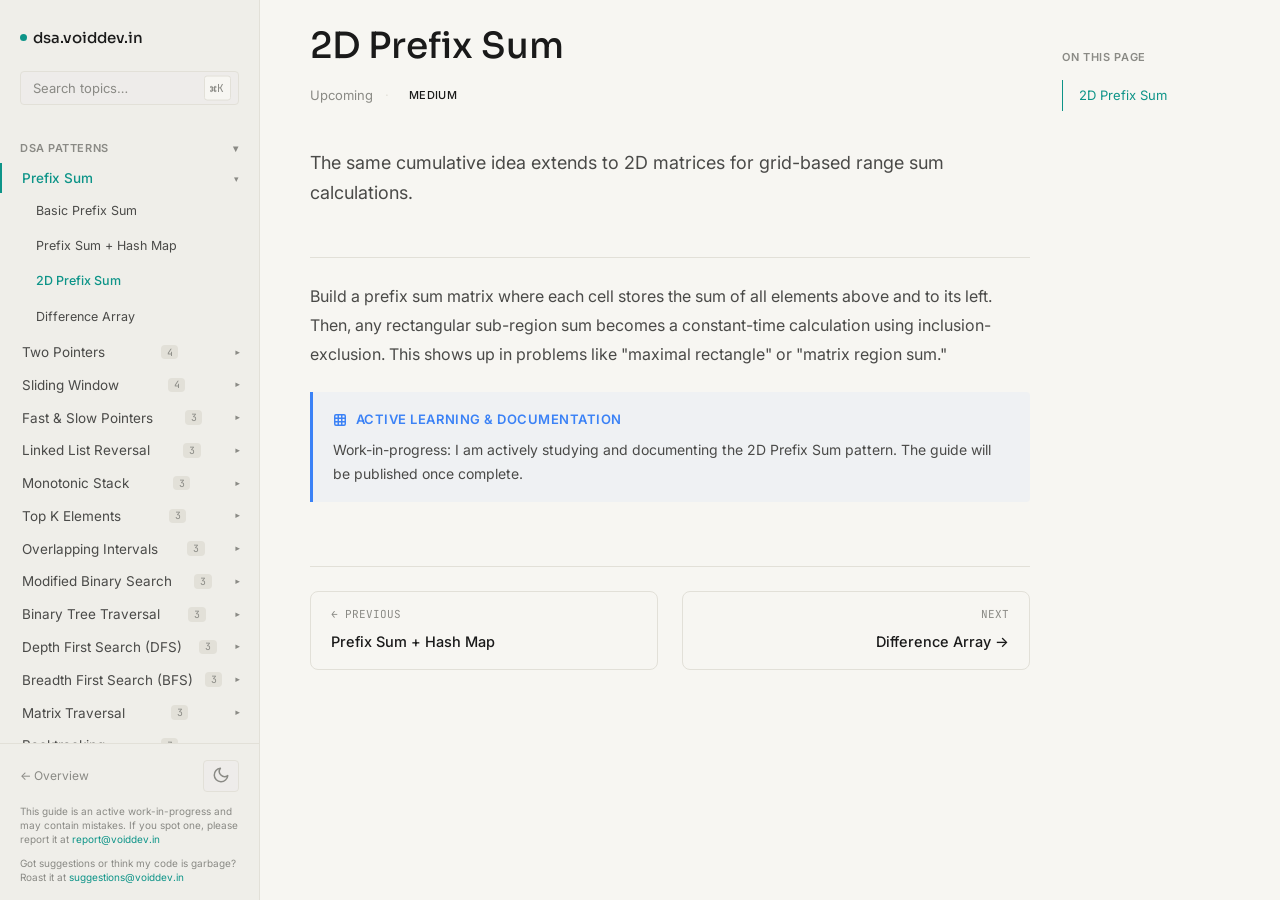
<file: prefix-sum/2d-prefix-sum.html>
<!DOCTYPE html>
<html lang="en">
<head>
  <meta charset="UTF-8">
  <meta name="viewport" content="width=device-width, initial-scale=1.0">
  <title>2D Prefix Sum | Structured DSA Guide</title>
  <link rel="preconnect" href="https://fonts.googleapis.com">
  <link rel="preconnect" href="https://fonts.gstatic.com" crossorigin>
  <link href="https://fonts.googleapis.com/css2?family=Inter:wght@400;500;600&family=JetBrains+Mono:wght@500;600&family=Sora:wght@600&display=swap" rel="stylesheet">
  <link rel="stylesheet" href="../learn.css">
</head>
<body>

  <!-- Top Mobile Bar -->
  <header class="mobile-header">
    <button class="menu-toggle" id="menuToggle" aria-label="Toggle navigation">☰</button>
    <a href="../index.html" class="mobile-brand">dsa.voiddev.in</a>
    <button class="theme-toggle" id="themeToggleMobile" aria-label="Toggle theme"><svg width="18" height="18" viewBox="0 0 24 24" fill="none" stroke="currentColor" stroke-width="2" stroke-linecap="round" stroke-linejoin="round"><path d="M21 12.79A9 9 0 1 1 11.21 3 7 7 0 0 0 21 12.79z"></path></svg></button>
  </header>

  <!-- Sidebar Overlay -->
  <div class="sidebar-overlay" id="sidebarOverlay"></div>

  <!-- Left Sidebar -->
  <aside class="sidebar" id="sidebar">
    <button class="sidebar-close" id="sidebarClose" aria-label="Close sidebar">&times;</button>
    <div class="sidebar-header">
      <a href="../index.html" class="sidebar-brand">
        <span class="dot"></span>
        dsa.voiddev.in
      </a>
      <div class="sidebar-search">
        <input type="text" placeholder="Search topics…" id="searchInput" aria-label="Search topics">
        <span class="shortcut-hint">⌘K</span>
      </div>
    </div>

    <nav class="sidebar-nav" id="sidebarNav">
      <!-- DSA Patterns -->
      <div class="nav-group" data-group="dsa">
        <button class="nav-group-title" onclick="toggleGroup(this)">
          DSA Patterns
          <span class="chevron">▾</span>
        </button>
        <ul class="nav-items">

          <!-- 01 · Prefix Sum -->
          <li class="nav-topic" data-topic-group="prefix-sum">
            <button class="nav-topic-btn" onclick="toggleTopic(this)">
              Prefix Sum
              <span class="topic-chevron">▾</span>
            </button>
            <ul class="nav-topic-children">
              <li class="nav-item"><a href="basic-prefix-sum.html" data-subtopic="basic-prefix-sum">Basic Prefix Sum</a></li>
              <li class="nav-item"><a href="prefix-sum-with-hashmap.html" data-subtopic="prefix-sum-with-hashmap">Prefix Sum + Hash Map</a></li>
              <li class="nav-item"><a href="2d-prefix-sum.html" data-subtopic="2d-prefix-sum">2D Prefix Sum</a></li>
              <li class="nav-item"><a href="difference-array.html" data-subtopic="difference-array">Difference Array</a></li>
            </ul>
          </li>

          <!-- 02 · Two Pointers -->
          <li class="nav-topic collapsed" data-topic-group="two-pointers">
            <button class="nav-topic-btn" onclick="toggleTopic(this)">
              Two Pointers
              <span class="method-count">4</span>
              <span class="topic-chevron">▾</span>
            </button>
            <ul class="nav-topic-children">
              <li class="nav-item"><a href="../coming-soon.html?topic=two-pointers" class="sub-upcoming">Two Sum / Pair Sum</a></li>
              <li class="nav-item"><a href="../coming-soon.html?topic=two-pointers" class="sub-upcoming">3Sum</a></li>
              <li class="nav-item"><a href="../coming-soon.html?topic=two-pointers" class="sub-upcoming">Subarray with Target Sum</a></li>
              <li class="nav-item"><a href="../coming-soon.html?topic=two-pointers" class="sub-upcoming">Container With Most Water</a></li>
            </ul>
          </li>

          <!-- 03 · Sliding Window -->
          <li class="nav-topic collapsed" data-topic-group="sliding-window">
            <button class="nav-topic-btn" onclick="toggleTopic(this)">
              Sliding Window
              <span class="method-count">4</span>
              <span class="topic-chevron">▾</span>
            </button>
            <ul class="nav-topic-children">
              <li class="nav-item"><a href="../coming-soon.html?topic=sliding-window" class="sub-upcoming">Fixed Window Size</a></li>
              <li class="nav-item"><a href="../coming-soon.html?topic=sliding-window" class="sub-upcoming">Dynamic Window Size</a></li>
              <li class="nav-item"><a href="../coming-soon.html?topic=sliding-window" class="sub-upcoming">Longest Substring Search</a></li>
              <li class="nav-item"><a href="../coming-soon.html?topic=sliding-window" class="sub-upcoming">Permutation / Anagrams</a></li>
            </ul>
          </li>

          <!-- 04 · Fast & Slow Pointers -->
          <li class="nav-topic collapsed" data-topic-group="fast-slow-pointers">
            <button class="nav-topic-btn" onclick="toggleTopic(this)">
              Fast &amp; Slow Pointers
              <span class="method-count">3</span>
              <span class="topic-chevron">▾</span>
            </button>
            <ul class="nav-topic-children">
              <li class="nav-item"><a href="../coming-soon.html?topic=fast-slow-pointers" class="sub-upcoming">Linked List Cycle Detection</a></li>
              <li class="nav-item"><a href="../coming-soon.html?topic=fast-slow-pointers" class="sub-upcoming">Middle of Linked List</a></li>
              <li class="nav-item"><a href="../coming-soon.html?topic=fast-slow-pointers" class="sub-upcoming">Finding Cycle Start</a></li>
            </ul>
          </li>

          <!-- 05 · Linked List Reversal -->
          <li class="nav-topic collapsed" data-topic-group="ll-reversal">
            <button class="nav-topic-btn" onclick="toggleTopic(this)">
              Linked List Reversal
              <span class="method-count">3</span>
              <span class="topic-chevron">▾</span>
            </button>
            <ul class="nav-topic-children">
              <li class="nav-item"><a href="../coming-soon.html?topic=ll-reversal" class="sub-upcoming">Reverse Entire List</a></li>
              <li class="nav-item"><a href="../coming-soon.html?topic=ll-reversal" class="sub-upcoming">Reverse Sub-list</a></li>
              <li class="nav-item"><a href="../coming-soon.html?topic=ll-reversal" class="sub-upcoming">Reverse in K-Groups</a></li>
            </ul>
          </li>

          <!-- 06 · Monotonic Stack -->
          <li class="nav-topic collapsed" data-topic-group="monotonic-stack">
            <button class="nav-topic-btn" onclick="toggleTopic(this)">
              Monotonic Stack
              <span class="method-count">3</span>
              <span class="topic-chevron">▾</span>
            </button>
            <ul class="nav-topic-children">
              <li class="nav-item"><a href="../coming-soon.html?topic=monotonic-stack" class="sub-upcoming">Next Greater Element</a></li>
              <li class="nav-item"><a href="../coming-soon.html?topic=monotonic-stack" class="sub-upcoming">Next Smaller Element</a></li>
              <li class="nav-item"><a href="../coming-soon.html?topic=monotonic-stack" class="sub-upcoming">Stock Span Problem</a></li>
            </ul>
          </li>

          <!-- 07 · Top K Elements -->
          <li class="nav-topic collapsed" data-topic-group="top-k">
            <button class="nav-topic-btn" onclick="toggleTopic(this)">
              Top K Elements
              <span class="method-count">3</span>
              <span class="topic-chevron">▾</span>
            </button>
            <ul class="nav-topic-children">
              <li class="nav-item"><a href="../coming-soon.html?topic=top-k" class="sub-upcoming">Kth Largest Element</a></li>
              <li class="nav-item"><a href="../coming-soon.html?topic=top-k" class="sub-upcoming">K Closest Points</a></li>
              <li class="nav-item"><a href="../coming-soon.html?topic=top-k" class="sub-upcoming">Top K Frequent Elements</a></li>
            </ul>
          </li>

          <!-- 08 · Overlapping Intervals -->
          <li class="nav-topic collapsed" data-topic-group="overlapping-intervals">
            <button class="nav-topic-btn" onclick="toggleTopic(this)">
              Overlapping Intervals
              <span class="method-count">3</span>
              <span class="topic-chevron">▾</span>
            </button>
            <ul class="nav-topic-children">
              <li class="nav-item"><a href="../coming-soon.html?topic=overlapping-intervals" class="sub-upcoming">Merge Intervals</a></li>
              <li class="nav-item"><a href="../coming-soon.html?topic=overlapping-intervals" class="sub-upcoming">Insert Interval</a></li>
              <li class="nav-item"><a href="../coming-soon.html?topic=overlapping-intervals" class="sub-upcoming">Interval List Intersections</a></li>
            </ul>
          </li>

          <!-- 09 · Modified Binary Search -->
          <li class="nav-topic collapsed" data-topic-group="binary-search">
            <button class="nav-topic-btn" onclick="toggleTopic(this)">
              Modified Binary Search
              <span class="method-count">3</span>
              <span class="topic-chevron">▾</span>
            </button>
            <ul class="nav-topic-children">
              <li class="nav-item"><a href="../coming-soon.html?topic=binary-search" class="sub-upcoming">Search in Rotated Array</a></li>
              <li class="nav-item"><a href="../coming-soon.html?topic=binary-search" class="sub-upcoming">First/Last Position of Element</a></li>
              <li class="nav-item"><a href="../coming-soon.html?topic=binary-search" class="sub-upcoming">Search in Matrix</a></li>
            </ul>
          </li>

          <!-- 10 · Binary Tree Traversal -->
          <li class="nav-topic collapsed" data-topic-group="tree-traversal">
            <button class="nav-topic-btn" onclick="toggleTopic(this)">
              Binary Tree Traversal
              <span class="method-count">3</span>
              <span class="topic-chevron">▾</span>
            </button>
            <ul class="nav-topic-children">
              <li class="nav-item"><a href="../coming-soon.html?topic=tree-traversal" class="sub-upcoming">In-order / Pre-order / Post-order</a></li>
              <li class="nav-item"><a href="../coming-soon.html?topic=tree-traversal" class="sub-upcoming">Level Order Traversal</a></li>
              <li class="nav-item"><a href="../coming-soon.html?topic=tree-traversal" class="sub-upcoming">Vertical Order Traversal</a></li>
            </ul>
          </li>

          <!-- 11 · Depth First Search (DFS) -->
          <li class="nav-topic collapsed" data-topic-group="dfs">
            <button class="nav-topic-btn" onclick="toggleTopic(this)">
              Depth First Search (DFS)
              <span class="method-count">3</span>
              <span class="topic-chevron">▾</span>
            </button>
            <ul class="nav-topic-children">
              <li class="nav-item"><a href="../coming-soon.html?topic=dfs" class="sub-upcoming">Path Sum III</a></li>
              <li class="nav-item"><a href="../coming-soon.html?topic=dfs" class="sub-upcoming">Lowest Common Ancestor</a></li>
              <li class="nav-item"><a href="../coming-soon.html?topic=dfs" class="sub-upcoming">Max Path Sum</a></li>
            </ul>
          </li>

          <!-- 12 · Breadth First Search (BFS) -->
          <li class="nav-topic collapsed" data-topic-group="bfs">
            <button class="nav-topic-btn" onclick="toggleTopic(this)">
              Breadth First Search (BFS)
              <span class="method-count">3</span>
              <span class="topic-chevron">▾</span>
            </button>
            <ul class="nav-topic-children">
              <li class="nav-item"><a href="../coming-soon.html?topic=bfs" class="sub-upcoming">Word Ladder</a></li>
              <li class="nav-item"><a href="../coming-soon.html?topic=bfs" class="sub-upcoming">Shortest Path in Binary Matrix</a></li>
              <li class="nav-item"><a href="../coming-soon.html?topic=bfs" class="sub-upcoming">Min Depth of Binary Tree</a></li>
            </ul>
          </li>

          <!-- 13 · Matrix Traversal -->
          <li class="nav-topic collapsed" data-topic-group="matrix">
            <button class="nav-topic-btn" onclick="toggleTopic(this)">
              Matrix Traversal
              <span class="method-count">3</span>
              <span class="topic-chevron">▾</span>
            </button>
            <ul class="nav-topic-children">
              <li class="nav-item"><a href="../coming-soon.html?topic=matrix" class="sub-upcoming">Number of Islands</a></li>
              <li class="nav-item"><a href="../coming-soon.html?topic=matrix" class="sub-upcoming">Rotting Oranges</a></li>
              <li class="nav-item"><a href="../coming-soon.html?topic=matrix" class="sub-upcoming">Spiral Matrix</a></li>
            </ul>
          </li>

          <!-- 14 · Backtracking -->
          <li class="nav-topic collapsed" data-topic-group="backtracking">
            <button class="nav-topic-btn" onclick="toggleTopic(this)">
              Backtracking
              <span class="method-count">3</span>
              <span class="topic-chevron">▾</span>
            </button>
            <ul class="nav-topic-children">
              <li class="nav-item"><a href="../coming-soon.html?topic=backtracking" class="sub-upcoming">Permutations / Subsets</a></li>
              <li class="nav-item"><a href="../coming-soon.html?topic=backtracking" class="sub-upcoming">N-Queens Problem</a></li>
              <li class="nav-item"><a href="../coming-soon.html?topic=backtracking" class="sub-upcoming">Sudoku Solver</a></li>
            </ul>
          </li>

          <!-- 15 · Dynamic Programming (DP) -->
          <li class="nav-topic collapsed" data-topic-group="dp">
            <button class="nav-topic-btn" onclick="toggleTopic(this)">
              Dynamic Programming (DP)
              <span class="method-count">3</span>
              <span class="topic-chevron">▾</span>
            </button>
            <ul class="nav-topic-children">
              <li class="nav-item"><a href="../coming-soon.html?topic=dp" class="sub-upcoming">0/1 Knapsack Problem</a></li>
              <li class="nav-item"><a href="../coming-soon.html?topic=dp" class="sub-upcoming">Longest Common Subsequence</a></li>
              <li class="nav-item"><a href="../coming-soon.html?topic=dp" class="sub-upcoming">Memoization vs Tabulation</a></li>
            </ul>
          </li>

        </ul>
      </div>
    </nav>

    <div class="sidebar-footer">
      <div class="sidebar-footer-row">
        <a href="../index.html" class="back-link">← Overview</a>
        <button class="theme-toggle" id="themeToggle" aria-label="Toggle theme"><svg width="18" height="18" viewBox="0 0 24 24" fill="none" stroke="currentColor" stroke-width="2" stroke-linecap="round" stroke-linejoin="round"><path d="M21 12.79A9 9 0 1 1 11.21 3 7 7 0 0 0 21 12.79z"></path></svg></button>
      </div>
      <div style="font-size: 10px; color: var(--text-muted); line-height: 1.4; margin-top: 0.25rem;">
        This guide is an active work-in-progress and may contain mistakes. If you spot one, please report it at <a href="mailto:report@voiddev.in" style="color: var(--accent); text-decoration: none;">report@voiddev.in</a>
      </div>
      <div style="font-size: 10px; color: var(--text-muted); line-height: 1.4; margin-top: 0.15rem;">
        Got suggestions or think my code is garbage? Roast it at <a href="mailto:suggestions@voiddev.in" style="color: var(--accent); text-decoration: none;">suggestions@voiddev.in</a>
      </div>
    </div>
  </aside>

  <!-- Layout Wrapper -->
  <div class="layout-container">
    <div class="layout-main">
      <main class="content-area">
        
        <article class="topic-article" id="topic-prefix-sum">

          <!-- Sub-topic 3: 2D Prefix Sum -->
          <div class="subtopic-page" id="page-2d-prefix-sum">
            <h1 class="topic-title">2D Prefix Sum</h1>
            <div class="meta-row">
              <span class="meta-item">Upcoming</span>
              <span class="meta-sep">·</span>
              <span class="difficulty-pill medium">Medium</span>
            </div>

            <p class="hook">
              The same cumulative idea extends to 2D matrices for grid-based range sum calculations.
            </p>

            <div class="content-body">
              <div class="section-divider"></div>
              <p>
                Build a prefix sum matrix where each cell stores the sum of all elements above and to its left. Then, any rectangular sub-region sum becomes a constant-time calculation using inclusion-exclusion. This shows up in problems like "maximal rectangle" or "matrix region sum."
              </p>
              <div class="callout note">
                <div class="callout-title">
                  <svg width="14" height="14" viewBox="0 0 24 24" fill="none" stroke="currentColor" stroke-width="2.5" stroke-linecap="round" stroke-linejoin="round" style="margin-right: 0.15rem;"><rect width="18" height="18" x="3" y="3" rx="2"/><path d="M3 9h18M3 15h18M9 3v18M15 3v18"/></svg>
                  Active Learning &amp; Documentation
                </div>
                <p>
                  Work-in-progress: I am actively studying and documenting the 2D Prefix Sum pattern. The guide will be published once complete.
                </p>
              </div>
            </div>

            <!-- Bottom Page Navigation -->
            <div class="page-navigation">
              <a href="prefix-sum-with-hashmap.html" class="page-nav-prev">
                <span class="nav-label">← Previous</span>
                <span class="nav-title">Prefix Sum + Hash Map</span>
              </a>
              <a href="difference-array.html" class="page-nav-next">
                <span class="nav-label">Next</span>
                <span class="nav-title">Difference Array →</span>
              </a>
            </div>
          </div>

        </article>

      </main>

      <!-- Right TOC Panel -->
      <aside class="toc-panel" id="tocPanel">
        <div class="toc-title">ON THIS PAGE</div>
        <ul class="toc-list" id="tocList">
          <!-- populated dynamically -->
        </ul>
      </aside>
    </div>
  </div>

  <script src="../learn.js"></script>
</body>
</html>
</file>
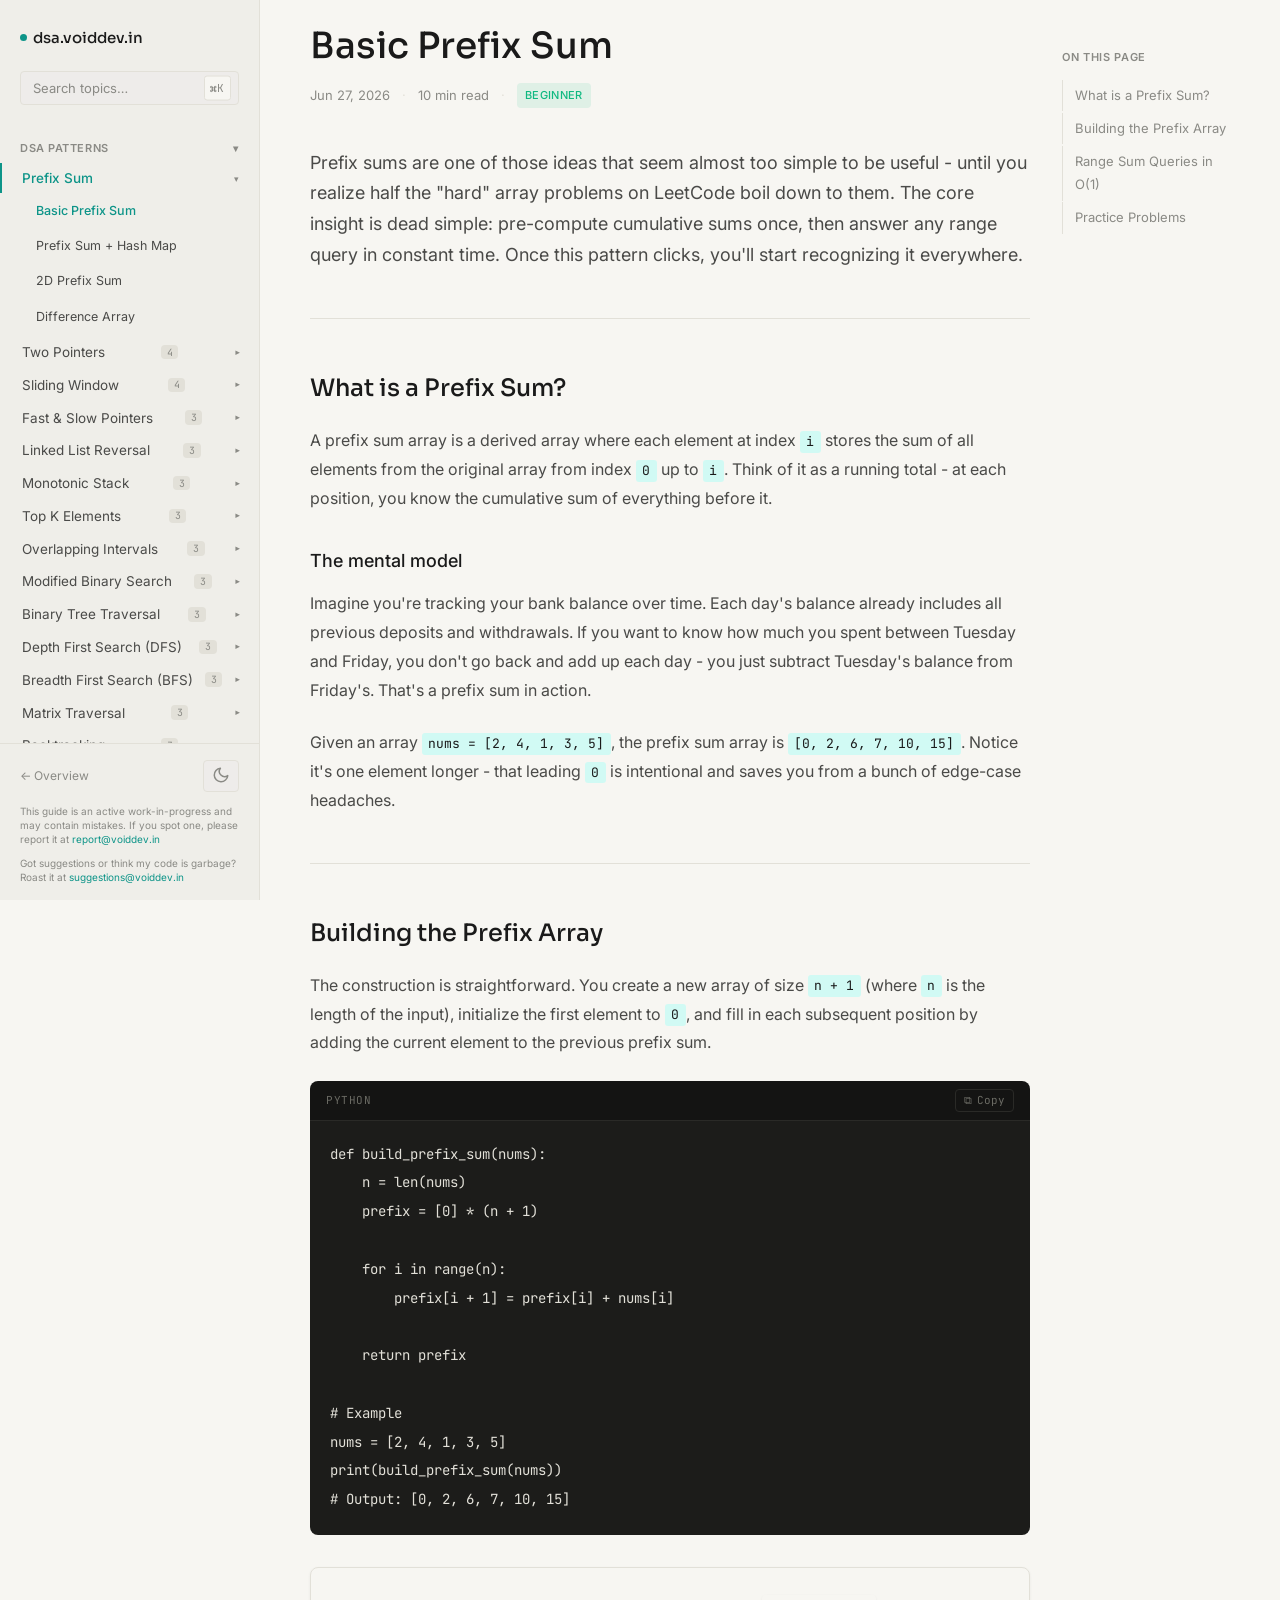
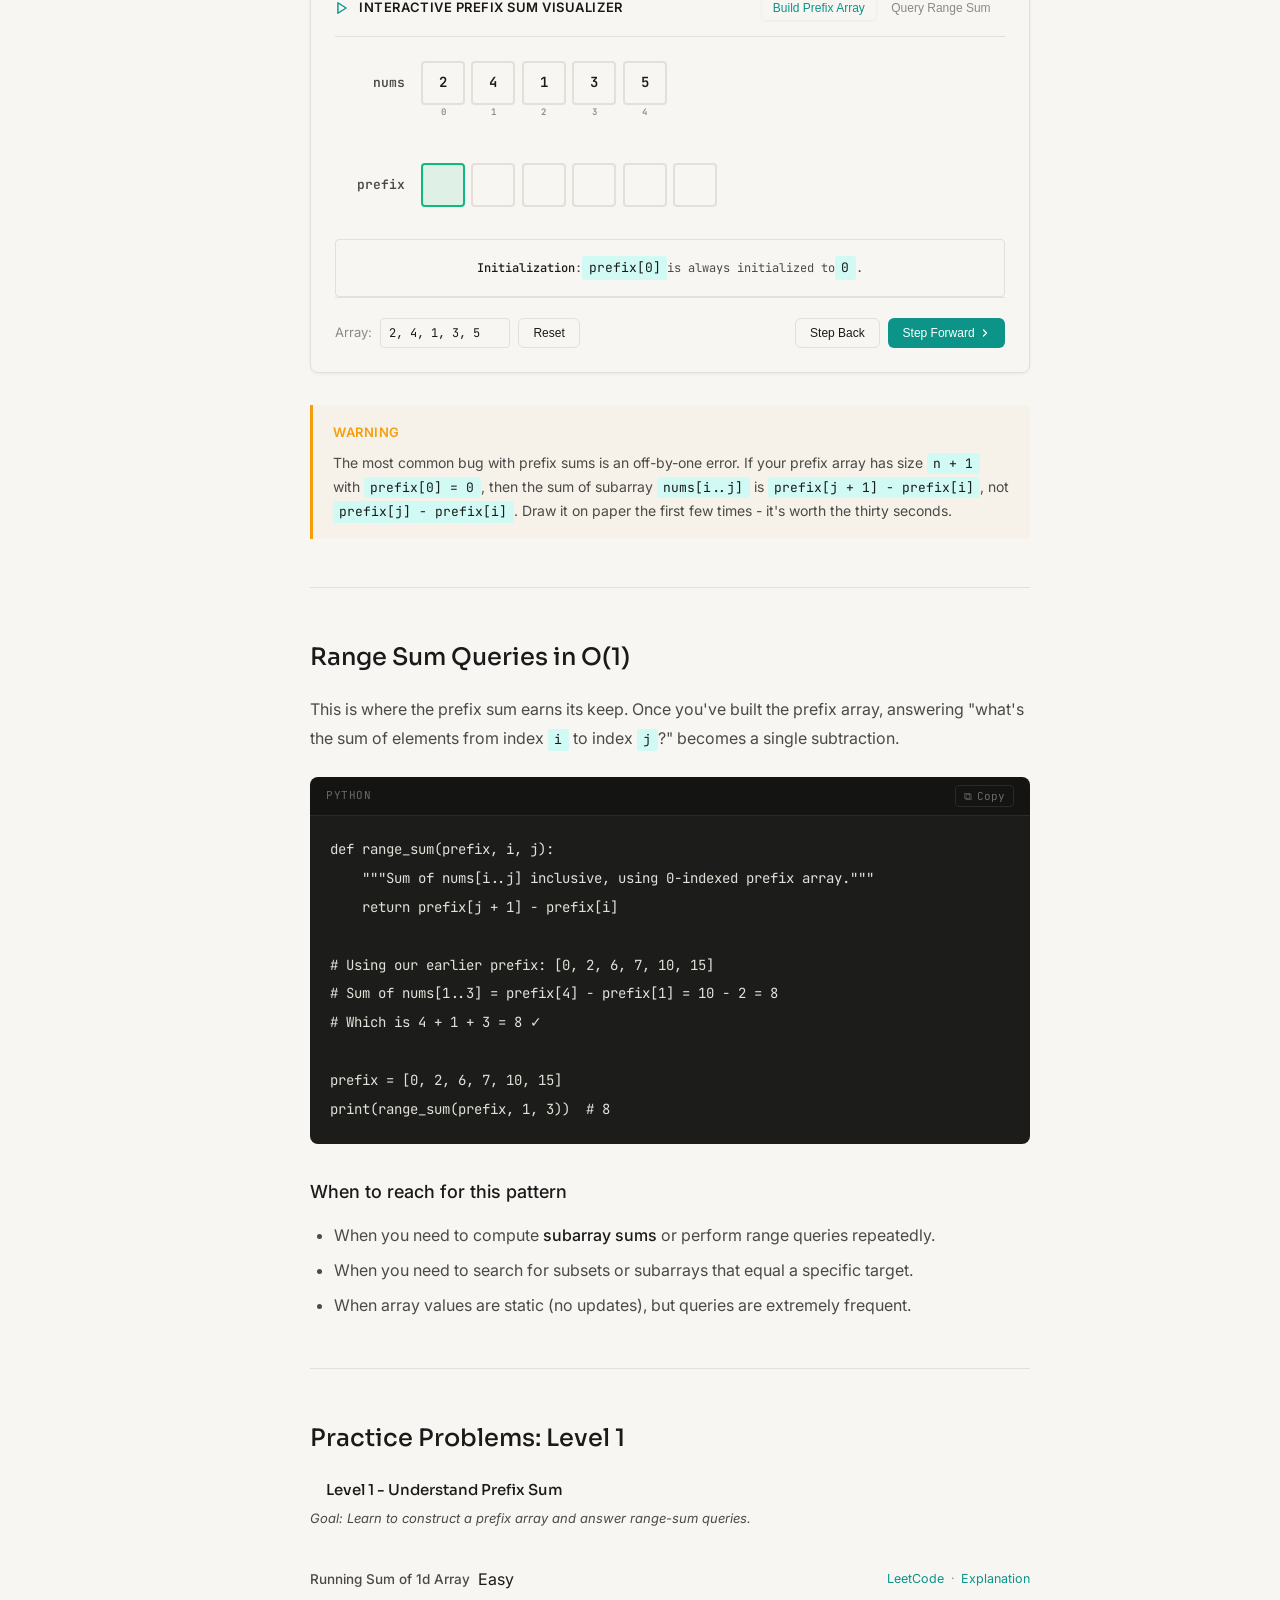
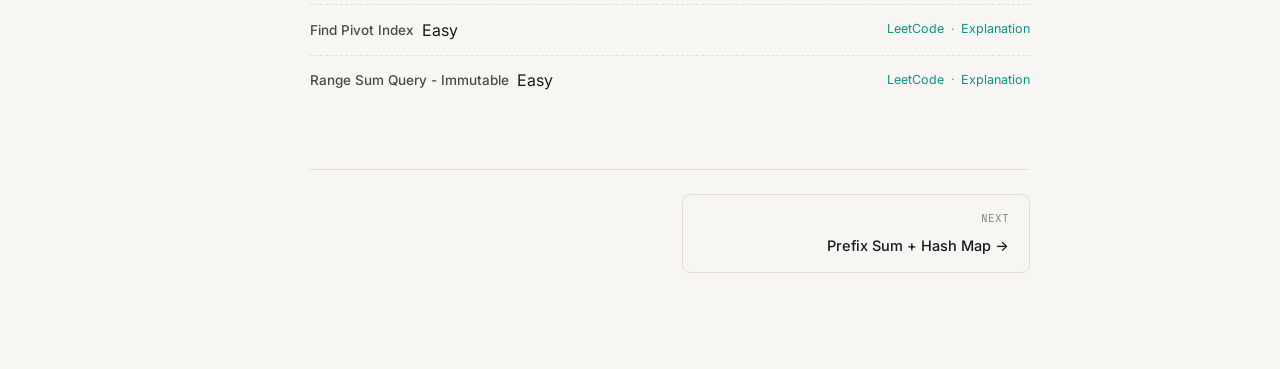
<file: prefix-sum/basic-prefix-sum.html>
<!DOCTYPE html>
<html lang="en">
<head>
  <meta charset="UTF-8">
  <meta name="viewport" content="width=device-width, initial-scale=1.0">
  <title>Basic Prefix Sum | Structured DSA Guide</title>
  <link rel="preconnect" href="https://fonts.googleapis.com">
  <link rel="preconnect" href="https://fonts.gstatic.com" crossorigin>
  <link href="https://fonts.googleapis.com/css2?family=Inter:wght@400;500;600&family=JetBrains+Mono:wght@500;600&family=Sora:wght@600&display=swap" rel="stylesheet">
  <link rel="stylesheet" href="../learn.css">
</head>
<body>

  <!-- Top Mobile Bar -->
  <header class="mobile-header">
    <button class="menu-toggle" id="menuToggle" aria-label="Toggle navigation">☰</button>
    <a href="../index.html" class="mobile-brand">dsa.voiddev.in</a>
    <button class="theme-toggle" id="themeToggleMobile" aria-label="Toggle theme"><svg width="18" height="18" viewBox="0 0 24 24" fill="none" stroke="currentColor" stroke-width="2" stroke-linecap="round" stroke-linejoin="round"><path d="M21 12.79A9 9 0 1 1 11.21 3 7 7 0 0 0 21 12.79z"></path></svg></button>
  </header>

  <!-- Sidebar Overlay -->
  <div class="sidebar-overlay" id="sidebarOverlay"></div>

  <!-- Left Sidebar -->
  <aside class="sidebar" id="sidebar">
    <button class="sidebar-close" id="sidebarClose" aria-label="Close sidebar">&times;</button>
    <div class="sidebar-header">
      <a href="../index.html" class="sidebar-brand">
        <span class="dot"></span>
        dsa.voiddev.in
      </a>
      <div class="sidebar-search">
        <input type="text" placeholder="Search topics…" id="searchInput" aria-label="Search topics">
        <span class="shortcut-hint">⌘K</span>
      </div>
    </div>

    <nav class="sidebar-nav" id="sidebarNav">
      <!-- DSA Patterns -->
      <div class="nav-group" data-group="dsa">
        <button class="nav-group-title" onclick="toggleGroup(this)">
          DSA Patterns
          <span class="chevron">▾</span>
        </button>
        <ul class="nav-items">

          <!-- 01 · Prefix Sum -->
          <li class="nav-topic" data-topic-group="prefix-sum">
            <button class="nav-topic-btn" onclick="toggleTopic(this)">
              Prefix Sum
              <span class="topic-chevron">▾</span>
            </button>
            <ul class="nav-topic-children">
              <li class="nav-item"><a href="basic-prefix-sum.html" data-subtopic="basic-prefix-sum">Basic Prefix Sum</a></li>
              <li class="nav-item"><a href="prefix-sum-with-hashmap.html" data-subtopic="prefix-sum-with-hashmap">Prefix Sum + Hash Map</a></li>
              <li class="nav-item"><a href="2d-prefix-sum.html" data-subtopic="2d-prefix-sum">2D Prefix Sum</a></li>
              <li class="nav-item"><a href="difference-array.html" data-subtopic="difference-array">Difference Array</a></li>
            </ul>
          </li>

          <!-- 02 · Two Pointers -->
          <li class="nav-topic collapsed" data-topic-group="two-pointers">
            <button class="nav-topic-btn" onclick="toggleTopic(this)">
              Two Pointers
              <span class="method-count">4</span>
              <span class="topic-chevron">▾</span>
            </button>
            <ul class="nav-topic-children">
              <li class="nav-item"><a href="../coming-soon.html?topic=two-pointers" class="sub-upcoming">Two Sum / Pair Sum</a></li>
              <li class="nav-item"><a href="../coming-soon.html?topic=two-pointers" class="sub-upcoming">3Sum</a></li>
              <li class="nav-item"><a href="../coming-soon.html?topic=two-pointers" class="sub-upcoming">Subarray with Target Sum</a></li>
              <li class="nav-item"><a href="../coming-soon.html?topic=two-pointers" class="sub-upcoming">Container With Most Water</a></li>
            </ul>
          </li>

          <!-- 03 · Sliding Window -->
          <li class="nav-topic collapsed" data-topic-group="sliding-window">
            <button class="nav-topic-btn" onclick="toggleTopic(this)">
              Sliding Window
              <span class="method-count">4</span>
              <span class="topic-chevron">▾</span>
            </button>
            <ul class="nav-topic-children">
              <li class="nav-item"><a href="../coming-soon.html?topic=sliding-window" class="sub-upcoming">Fixed Window Size</a></li>
              <li class="nav-item"><a href="../coming-soon.html?topic=sliding-window" class="sub-upcoming">Dynamic Window Size</a></li>
              <li class="nav-item"><a href="../coming-soon.html?topic=sliding-window" class="sub-upcoming">Longest Substring Search</a></li>
              <li class="nav-item"><a href="../coming-soon.html?topic=sliding-window" class="sub-upcoming">Permutation / Anagrams</a></li>
            </ul>
          </li>

          <!-- 04 · Fast & Slow Pointers -->
          <li class="nav-topic collapsed" data-topic-group="fast-slow-pointers">
            <button class="nav-topic-btn" onclick="toggleTopic(this)">
              Fast &amp; Slow Pointers
              <span class="method-count">3</span>
              <span class="topic-chevron">▾</span>
            </button>
            <ul class="nav-topic-children">
              <li class="nav-item"><a href="../coming-soon.html?topic=fast-slow-pointers" class="sub-upcoming">Linked List Cycle Detection</a></li>
              <li class="nav-item"><a href="../coming-soon.html?topic=fast-slow-pointers" class="sub-upcoming">Middle of Linked List</a></li>
              <li class="nav-item"><a href="../coming-soon.html?topic=fast-slow-pointers" class="sub-upcoming">Finding Cycle Start</a></li>
            </ul>
          </li>

          <!-- 05 · Linked List Reversal -->
          <li class="nav-topic collapsed" data-topic-group="ll-reversal">
            <button class="nav-topic-btn" onclick="toggleTopic(this)">
              Linked List Reversal
              <span class="method-count">3</span>
              <span class="topic-chevron">▾</span>
            </button>
            <ul class="nav-topic-children">
              <li class="nav-item"><a href="../coming-soon.html?topic=ll-reversal" class="sub-upcoming">Reverse Entire List</a></li>
              <li class="nav-item"><a href="../coming-soon.html?topic=ll-reversal" class="sub-upcoming">Reverse Sub-list</a></li>
              <li class="nav-item"><a href="../coming-soon.html?topic=ll-reversal" class="sub-upcoming">Reverse in K-Groups</a></li>
            </ul>
          </li>

          <!-- 06 · Monotonic Stack -->
          <li class="nav-topic collapsed" data-topic-group="monotonic-stack">
            <button class="nav-topic-btn" onclick="toggleTopic(this)">
              Monotonic Stack
              <span class="method-count">3</span>
              <span class="topic-chevron">▾</span>
            </button>
            <ul class="nav-topic-children">
              <li class="nav-item"><a href="../coming-soon.html?topic=monotonic-stack" class="sub-upcoming">Next Greater Element</a></li>
              <li class="nav-item"><a href="../coming-soon.html?topic=monotonic-stack" class="sub-upcoming">Next Smaller Element</a></li>
              <li class="nav-item"><a href="../coming-soon.html?topic=monotonic-stack" class="sub-upcoming">Stock Span Problem</a></li>
            </ul>
          </li>

          <!-- 07 · Top K Elements -->
          <li class="nav-topic collapsed" data-topic-group="top-k">
            <button class="nav-topic-btn" onclick="toggleTopic(this)">
              Top K Elements
              <span class="method-count">3</span>
              <span class="topic-chevron">▾</span>
            </button>
            <ul class="nav-topic-children">
              <li class="nav-item"><a href="../coming-soon.html?topic=top-k" class="sub-upcoming">Kth Largest Element</a></li>
              <li class="nav-item"><a href="../coming-soon.html?topic=top-k" class="sub-upcoming">K Closest Points</a></li>
              <li class="nav-item"><a href="../coming-soon.html?topic=top-k" class="sub-upcoming">Top K Frequent Elements</a></li>
            </ul>
          </li>

          <!-- 08 · Overlapping Intervals -->
          <li class="nav-topic collapsed" data-topic-group="overlapping-intervals">
            <button class="nav-topic-btn" onclick="toggleTopic(this)">
              Overlapping Intervals
              <span class="method-count">3</span>
              <span class="topic-chevron">▾</span>
            </button>
            <ul class="nav-topic-children">
              <li class="nav-item"><a href="../coming-soon.html?topic=overlapping-intervals" class="sub-upcoming">Merge Intervals</a></li>
              <li class="nav-item"><a href="../coming-soon.html?topic=overlapping-intervals" class="sub-upcoming">Insert Interval</a></li>
              <li class="nav-item"><a href="../coming-soon.html?topic=overlapping-intervals" class="sub-upcoming">Interval List Intersections</a></li>
            </ul>
          </li>

          <!-- 09 · Modified Binary Search -->
          <li class="nav-topic collapsed" data-topic-group="binary-search">
            <button class="nav-topic-btn" onclick="toggleTopic(this)">
              Modified Binary Search
              <span class="method-count">3</span>
              <span class="topic-chevron">▾</span>
            </button>
            <ul class="nav-topic-children">
              <li class="nav-item"><a href="../coming-soon.html?topic=binary-search" class="sub-upcoming">Search in Rotated Array</a></li>
              <li class="nav-item"><a href="../coming-soon.html?topic=binary-search" class="sub-upcoming">First/Last Position of Element</a></li>
              <li class="nav-item"><a href="../coming-soon.html?topic=binary-search" class="sub-upcoming">Search in Matrix</a></li>
            </ul>
          </li>

          <!-- 10 · Binary Tree Traversal -->
          <li class="nav-topic collapsed" data-topic-group="tree-traversal">
            <button class="nav-topic-btn" onclick="toggleTopic(this)">
              Binary Tree Traversal
              <span class="method-count">3</span>
              <span class="topic-chevron">▾</span>
            </button>
            <ul class="nav-topic-children">
              <li class="nav-item"><a href="../coming-soon.html?topic=tree-traversal" class="sub-upcoming">In-order / Pre-order / Post-order</a></li>
              <li class="nav-item"><a href="../coming-soon.html?topic=tree-traversal" class="sub-upcoming">Level Order Traversal</a></li>
              <li class="nav-item"><a href="../coming-soon.html?topic=tree-traversal" class="sub-upcoming">Vertical Order Traversal</a></li>
            </ul>
          </li>

          <!-- 11 · Depth First Search (DFS) -->
          <li class="nav-topic collapsed" data-topic-group="dfs">
            <button class="nav-topic-btn" onclick="toggleTopic(this)">
              Depth First Search (DFS)
              <span class="method-count">3</span>
              <span class="topic-chevron">▾</span>
            </button>
            <ul class="nav-topic-children">
              <li class="nav-item"><a href="../coming-soon.html?topic=dfs" class="sub-upcoming">Path Sum III</a></li>
              <li class="nav-item"><a href="../coming-soon.html?topic=dfs" class="sub-upcoming">Lowest Common Ancestor</a></li>
              <li class="nav-item"><a href="../coming-soon.html?topic=dfs" class="sub-upcoming">Max Path Sum</a></li>
            </ul>
          </li>

          <!-- 12 · Breadth First Search (BFS) -->
          <li class="nav-topic collapsed" data-topic-group="bfs">
            <button class="nav-topic-btn" onclick="toggleTopic(this)">
              Breadth First Search (BFS)
              <span class="method-count">3</span>
              <span class="topic-chevron">▾</span>
            </button>
            <ul class="nav-topic-children">
              <li class="nav-item"><a href="../coming-soon.html?topic=bfs" class="sub-upcoming">Word Ladder</a></li>
              <li class="nav-item"><a href="../coming-soon.html?topic=bfs" class="sub-upcoming">Shortest Path in Binary Matrix</a></li>
              <li class="nav-item"><a href="../coming-soon.html?topic=bfs" class="sub-upcoming">Min Depth of Binary Tree</a></li>
            </ul>
          </li>

          <!-- 13 · Matrix Traversal -->
          <li class="nav-topic collapsed" data-topic-group="matrix">
            <button class="nav-topic-btn" onclick="toggleTopic(this)">
              Matrix Traversal
              <span class="method-count">3</span>
              <span class="topic-chevron">▾</span>
            </button>
            <ul class="nav-topic-children">
              <li class="nav-item"><a href="../coming-soon.html?topic=matrix" class="sub-upcoming">Number of Islands</a></li>
              <li class="nav-item"><a href="../coming-soon.html?topic=matrix" class="sub-upcoming">Rotting Oranges</a></li>
              <li class="nav-item"><a href="../coming-soon.html?topic=matrix" class="sub-upcoming">Spiral Matrix</a></li>
            </ul>
          </li>

          <!-- 14 · Backtracking -->
          <li class="nav-topic collapsed" data-topic-group="backtracking">
            <button class="nav-topic-btn" onclick="toggleTopic(this)">
              Backtracking
              <span class="method-count">3</span>
              <span class="topic-chevron">▾</span>
            </button>
            <ul class="nav-topic-children">
              <li class="nav-item"><a href="../coming-soon.html?topic=backtracking" class="sub-upcoming">Permutations / Subsets</a></li>
              <li class="nav-item"><a href="../coming-soon.html?topic=backtracking" class="sub-upcoming">N-Queens Problem</a></li>
              <li class="nav-item"><a href="../coming-soon.html?topic=backtracking" class="sub-upcoming">Sudoku Solver</a></li>
            </ul>
          </li>

          <!-- 15 · Dynamic Programming (DP) -->
          <li class="nav-topic collapsed" data-topic-group="dp">
            <button class="nav-topic-btn" onclick="toggleTopic(this)">
              Dynamic Programming (DP)
              <span class="method-count">3</span>
              <span class="topic-chevron">▾</span>
            </button>
            <ul class="nav-topic-children">
              <li class="nav-item"><a href="../coming-soon.html?topic=dp" class="sub-upcoming">0/1 Knapsack Problem</a></li>
              <li class="nav-item"><a href="../coming-soon.html?topic=dp" class="sub-upcoming">Longest Common Subsequence</a></li>
              <li class="nav-item"><a href="../coming-soon.html?topic=dp" class="sub-upcoming">Memoization vs Tabulation</a></li>
            </ul>
          </li>

        </ul>
      </div>
    </nav>

    <div class="sidebar-footer">
      <div class="sidebar-footer-row">
        <a href="../index.html" class="back-link">← Overview</a>
        <button class="theme-toggle" id="themeToggle" aria-label="Toggle theme"><svg width="18" height="18" viewBox="0 0 24 24" fill="none" stroke="currentColor" stroke-width="2" stroke-linecap="round" stroke-linejoin="round"><path d="M21 12.79A9 9 0 1 1 11.21 3 7 7 0 0 0 21 12.79z"></path></svg></button>
      </div>
      <div style="font-size: 10px; color: var(--text-muted); line-height: 1.4; margin-top: 0.25rem;">
        This guide is an active work-in-progress and may contain mistakes. If you spot one, please report it at <a href="mailto:report@voiddev.in" style="color: var(--accent); text-decoration: none;">report@voiddev.in</a>
      </div>
      <div style="font-size: 10px; color: var(--text-muted); line-height: 1.4; margin-top: 0.15rem;">
        Got suggestions or think my code is garbage? Roast it at <a href="mailto:suggestions@voiddev.in" style="color: var(--accent); text-decoration: none;">suggestions@voiddev.in</a>
      </div>
    </div>
  </aside>

  <!-- Layout Wrapper -->
  <div class="layout-container">
    <div class="layout-main">
      <main class="content-area">
        
        <article class="topic-article" id="topic-prefix-sum">

          <!-- Sub-topic 1: Basic Prefix Sum -->
          <div class="subtopic-page" id="page-basic-prefix-sum">
            <h1 class="topic-title">Basic Prefix Sum</h1>
            <div class="meta-row">
              <span class="meta-item">Jun 27, 2026</span>
              <span class="meta-sep">·</span>
              <span class="meta-item">10 min read</span>
              <span class="meta-sep">·</span>
              <span class="difficulty-pill beginner">Beginner</span>
            </div>

            <p class="hook">
              Prefix sums are one of those ideas that seem almost too simple to be useful - until you realize half the "hard" array problems on LeetCode boil down to them. The core insight is dead simple: pre-compute cumulative sums once, then answer any range query in constant time. Once this pattern clicks, you'll start recognizing it everywhere.
            </p>

            <div class="content-body">
              <div class="section-divider"></div>
              
              <h2 id="what-is-prefix-sum">What is a Prefix Sum?</h2>
              <p>
                A prefix sum array is a derived array where each element at index <code>i</code> stores the sum of all elements from the original array from index <code>0</code> up to <code>i</code>. Think of it as a running total - at each position, you know the cumulative sum of everything before it.
              </p>

              <h3 id="the-mental-model">The mental model</h3>
              <p>
                Imagine you're tracking your bank balance over time. Each day's balance already includes all previous deposits and withdrawals. If you want to know how much you spent between Tuesday and Friday, you don't go back and add up each day - you just subtract Tuesday's balance from Friday's. That's a prefix sum in action.
              </p>
              <p>
                Given an array <code>nums = [2, 4, 1, 3, 5]</code>, the prefix sum array is <code>[0, 2, 6, 7, 10, 15]</code>. Notice it's one element longer - that leading <code>0</code> is intentional and saves you from a bunch of edge-case headaches.
              </p>

              <div class="section-divider"></div>

              <h2 id="building-the-prefix-array">Building the Prefix Array</h2>
              <p>
                The construction is straightforward. You create a new array of size <code>n + 1</code> (where <code>n</code> is the length of the input), initialize the first element to <code>0</code>, and fill in each subsequent position by adding the current element to the previous prefix sum.
              </p>

              <div class="code-block">
                <div class="code-block-header">
                  <span class="code-block-lang">Python</span>
                  <button class="copy-btn" onclick="copyCode(this)">
                    <span class="copy-icon">⧉</span> Copy
                  </button>
                </div>
                <pre><code>def build_prefix_sum(nums):
    n = len(nums)
    prefix = [0] * (n + 1)

    for i in range(n):
        prefix[i + 1] = prefix[i] + nums[i]

    return prefix

# Example
nums = [2, 4, 1, 3, 5]
print(build_prefix_sum(nums))
# Output: [0, 2, 6, 7, 10, 15]</code></pre>
              </div>

              <!-- Interactive Visualizer -->
              <div class="visualizer-container">
                <div class="visualizer-header">
                  <span class="visualizer-title">
                    <svg width="14" height="14" viewBox="0 0 24 24" fill="none" stroke="currentColor" stroke-width="2.5" stroke-linecap="round" stroke-linejoin="round" style="color: var(--accent); margin-right: 0.15rem;"><polygon points="5 3 19 12 5 21 5 3"/></svg>
                    Interactive Prefix Sum Visualizer
                  </span>
                  <div class="visualizer-tabs">
                    <button class="visualizer-tab-btn active" id="tabBuild" onclick="setVisualizerMode('build')">Build Prefix Array</button>
                    <button class="visualizer-tab-btn" id="tabQuery" onclick="setVisualizerMode('query')">Query Range Sum</button>
                  </div>
                </div>

                <div class="visualizer-workspace">
                  <!-- Original Array Row -->
                  <div class="array-row">
                    <div class="array-label">nums</div>
                    <div class="array-cells" id="vizNumsCells">
                      <!-- Rendered dynamically -->
                    </div>
                  </div>

                  <!-- Spacer to look nice -->
                  <div style="height: 10px;"></div>

                  <!-- Prefix Array Row -->
                  <div class="array-row">
                    <div class="array-label">prefix</div>
                    <div class="array-cells" id="vizPrefixCells">
                      <!-- Rendered dynamically -->
                    </div>
                  </div>
                </div>

                <!-- Explanation Area -->
                <div class="formula-explanation" id="vizExplanation">
                  Set your input array and click "Step Forward" to build the prefix sum array index by index.
                </div>

                <!-- Controls Area -->
                <div class="visualizer-controls">
                  <!-- Left side: setup / Inputs -->
                  <div class="input-setup-row" id="vizInputSetup">
                    <span style="font-size: 13px; color: var(--text-muted);">Array:</span>
                    <input type="text" value="2, 4, 1, 3, 5" class="array-input" id="vizArrayInput" onchange="initializeVisualizer()">
                    <button class="btn-sec" onclick="initializeVisualizer()">Reset</button>
                  </div>

                  <!-- Query inputs (hidden by default) -->
                  <div class="query-selector" id="vizQuerySelector" style="display: none;">
                    <span>Query Range:</span>
                    <label>i (Start):
                      <select class="select-idx" id="selectI" onchange="runRangeQuery()">
                        <!-- options populated dynamically -->
                      </select>
                    </label>
                    <label style="margin-left: 0.5rem;">j (End):
                      <select class="select-idx" id="selectJ" onchange="runRangeQuery()">
                        <!-- options populated dynamically -->
                      </select>
                    </label>
                  </div>

                  <!-- Right side: controls -->
                  <div style="display: flex; gap: 0.5rem;" id="vizPlayControls">
                    <button class="btn-sec" id="btnVizPrev" onclick="stepVisualizer(-1)">Step Back</button>
                    <button class="btn-step" id="btnVizNext" onclick="stepVisualizer(1)">
                      Step Forward
                      <svg width="12" height="12" viewBox="0 0 24 24" fill="none" stroke="currentColor" stroke-width="2.5" stroke-linecap="round" stroke-linejoin="round"><path d="m9 18 6-6-6-6"/></svg>
                    </button>
                  </div>
                </div>
              </div>

              <div class="callout warning">
                <div class="callout-title">Warning</div>
                <p>
                  The most common bug with prefix sums is an off-by-one error. If your prefix array has size <code>n + 1</code> with <code>prefix[0] = 0</code>, then the sum of subarray <code>nums[i..j]</code> is <code>prefix[j + 1] - prefix[i]</code>, not <code>prefix[j] - prefix[i]</code>. Draw it on paper the first few times - it's worth the thirty seconds.
                </p>
              </div>

              <div class="section-divider"></div>

              <h2 id="range-queries">Range Sum Queries in O(1)</h2>
              <p>
                This is where the prefix sum earns its keep. Once you've built the prefix array, answering "what's the sum of elements from index <code>i</code> to index <code>j</code>?" becomes a single subtraction.
              </p>

              <div class="code-block">
                <div class="code-block-header">
                  <span class="code-block-lang">Python</span>
                  <button class="copy-btn" onclick="copyCode(this)">
                    <span class="copy-icon">⧉</span> Copy
                  </button>
                </div>
                <pre><code>def range_sum(prefix, i, j):
    """Sum of nums[i..j] inclusive, using 0-indexed prefix array."""
    return prefix[j + 1] - prefix[i]

# Using our earlier prefix: [0, 2, 6, 7, 10, 15]
# Sum of nums[1..3] = prefix[4] - prefix[1] = 10 - 2 = 8
# Which is 4 + 1 + 3 = 8 ✓

prefix = [0, 2, 6, 7, 10, 15]
print(range_sum(prefix, 1, 3))  # 8</code></pre>
              </div>

              <h3 id="when-to-use-it">When to reach for this pattern</h3>
              <ul>
                <li>When you need to compute <strong>subarray sums</strong> or perform range queries repeatedly.</li>
                <li>When you need to search for subsets or subarrays that equal a specific target.</li>
                <li>When array values are static (no updates), but queries are extremely frequent.</li>
              </ul>

              <!-- Section Divider & Problems -->
              <div class="section-divider"></div>
              <h2 id="basic-prefix-sum-problems">Practice Problems: Level 1</h2>
              <div class="practice-problems-grid" style="margin-top: 0;">
                
                <!-- Level 1 -->
                <div class="level-section" style="margin-bottom: 0;">
                  <div class="problem-level-header">
                    <span class="level-indicator easy"></span>
                    <h4>Level 1 - Understand Prefix Sum</h4>
                  </div>
                  <p class="level-goal">Goal: Learn to construct a prefix array and answer range-sum queries.</p>
                  
                  <div class="problem-item">
                    <div class="problem-item-title">
                      <span class="problem-item-name">Running Sum of 1d Array</span>
                      <span class="diff-pill easy">Easy</span>
                    </div>
                    <div class="problem-item-links">
                      <a href="https://leetcode.com/problems/running-sum-of-1d-array/" target="_blank">LeetCode</a>
                      <span class="link-sep">·</span>
                      <a href="https://leetx.voiddev.in/problemsExplained/1480RunningSumOf1dArray.html" target="_blank">Explanation</a>
                    </div>
                  </div>

                  <div class="problem-item">
                    <div class="problem-item-title">
                      <span class="problem-item-name">Find Pivot Index</span>
                      <span class="diff-pill easy">Easy</span>
                    </div>
                    <div class="problem-item-links">
                      <a href="https://leetcode.com/problems/find-pivot-index/" target="_blank">LeetCode</a>
                      <span class="link-sep">·</span>
                      <a href="https://leetx.voiddev.in/problemsExplained/724FindPivotIndex.html" target="_blank">Explanation</a>
                    </div>
                  </div>

                  <div class="problem-item">
                    <div class="problem-item-title">
                      <span class="problem-item-name">Range Sum Query - Immutable</span>
                      <span class="diff-pill easy">Easy</span>
                    </div>
                    <div class="problem-item-links">
                      <a href="https://leetcode.com/problems/range-sum-query-immutable/" target="_blank">LeetCode</a>
                      <span class="link-sep">·</span>
                      <a href="https://leetx.voiddev.in/problemsExplained/303RangeSumQueryImmutable.html" target="_blank">Explanation</a>
                    </div>
                  </div>
                </div>
              </div>
            </div>

            <!-- Bottom Page Navigation -->
            <div class="page-navigation">
              <div class="page-nav-prev" style="visibility: hidden;"></div>
              <a href="prefix-sum-with-hashmap.html" class="page-nav-next">
                <span class="nav-label">Next</span>
                <span class="nav-title">Prefix Sum + Hash Map →</span>
              </a>
            </div>
          </div>

        </article>

      </main>

      <!-- Right TOC Panel -->
      <aside class="toc-panel" id="tocPanel">
        <div class="toc-title">ON THIS PAGE</div>
        <ul class="toc-list" id="tocList">
          <!-- populated dynamically -->
        </ul>
      </aside>
    </div>
  </div>

  <script src="../learn.js"></script>
</body>
</html>
</file>
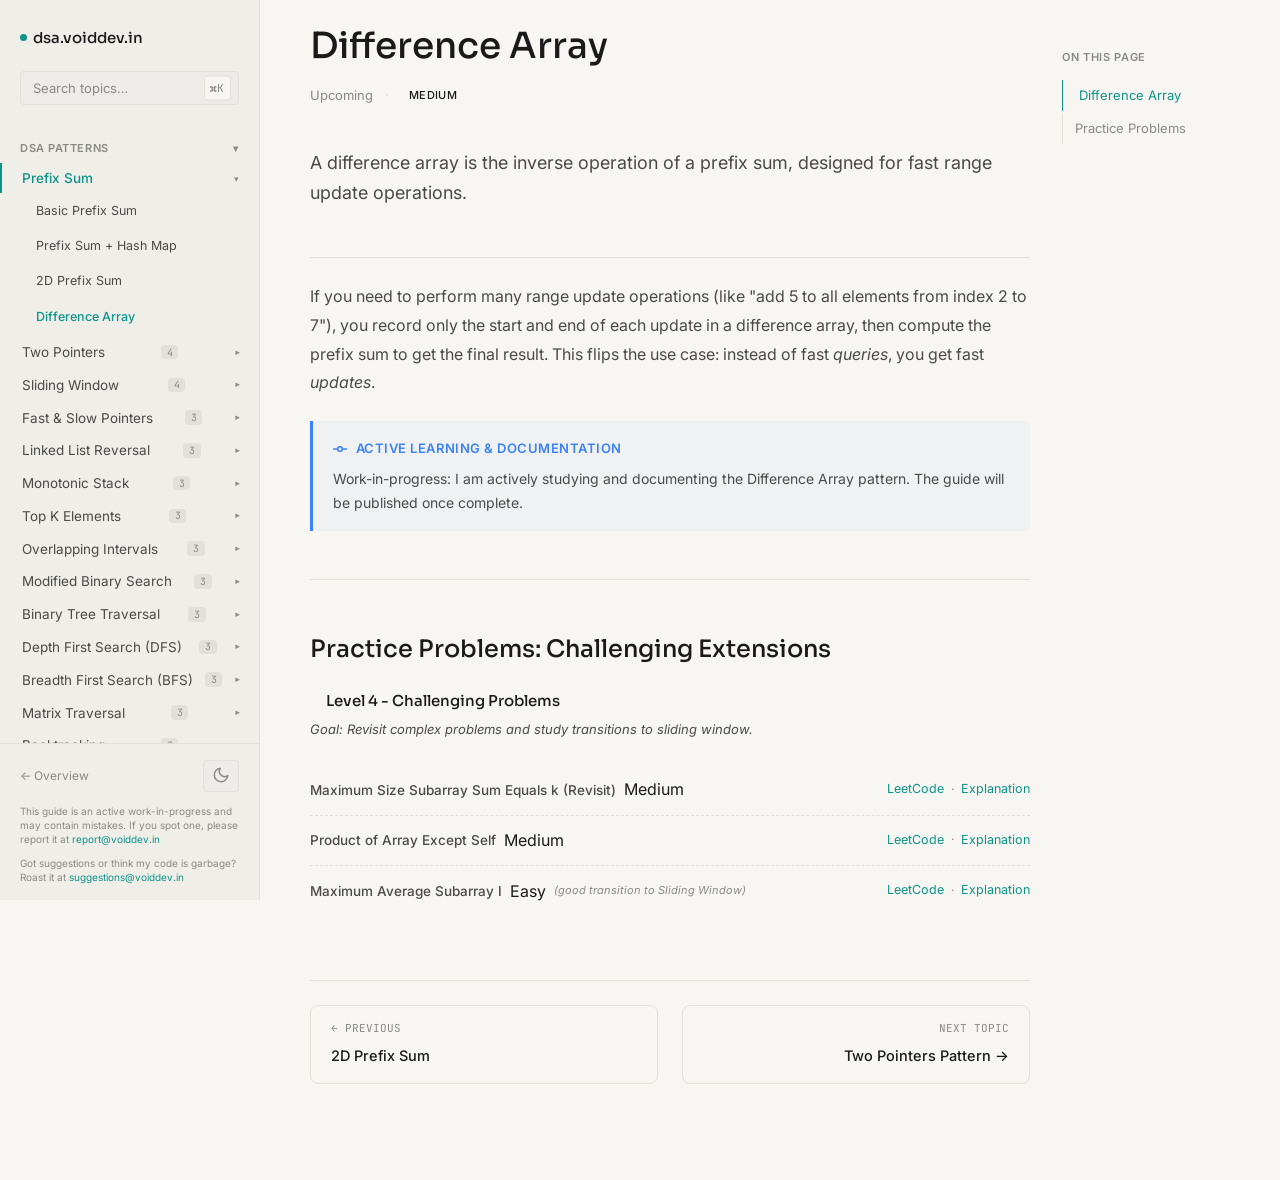
<file: prefix-sum/difference-array.html>
<!DOCTYPE html>
<html lang="en">
<head>
  <meta charset="UTF-8">
  <meta name="viewport" content="width=device-width, initial-scale=1.0">
  <title>Difference Array | Structured DSA Guide</title>
  <link rel="preconnect" href="https://fonts.googleapis.com">
  <link rel="preconnect" href="https://fonts.gstatic.com" crossorigin>
  <link href="https://fonts.googleapis.com/css2?family=Inter:wght@400;500;600&family=JetBrains+Mono:wght@500;600&family=Sora:wght@600&display=swap" rel="stylesheet">
  <link rel="stylesheet" href="../learn.css">
</head>
<body>

  <!-- Top Mobile Bar -->
  <header class="mobile-header">
    <button class="menu-toggle" id="menuToggle" aria-label="Toggle navigation">☰</button>
    <a href="../index.html" class="mobile-brand">dsa.voiddev.in</a>
    <button class="theme-toggle" id="themeToggleMobile" aria-label="Toggle theme"><svg width="18" height="18" viewBox="0 0 24 24" fill="none" stroke="currentColor" stroke-width="2" stroke-linecap="round" stroke-linejoin="round"><path d="M21 12.79A9 9 0 1 1 11.21 3 7 7 0 0 0 21 12.79z"></path></svg></button>
  </header>

  <!-- Sidebar Overlay -->
  <div class="sidebar-overlay" id="sidebarOverlay"></div>

  <!-- Left Sidebar -->
  <aside class="sidebar" id="sidebar">
    <button class="sidebar-close" id="sidebarClose" aria-label="Close sidebar">&times;</button>
    <div class="sidebar-header">
      <a href="../index.html" class="sidebar-brand">
        <span class="dot"></span>
        dsa.voiddev.in
      </a>
      <div class="sidebar-search">
        <input type="text" placeholder="Search topics…" id="searchInput" aria-label="Search topics">
        <span class="shortcut-hint">⌘K</span>
      </div>
    </div>

    <nav class="sidebar-nav" id="sidebarNav">
      <!-- DSA Patterns -->
      <div class="nav-group" data-group="dsa">
        <button class="nav-group-title" onclick="toggleGroup(this)">
          DSA Patterns
          <span class="chevron">▾</span>
        </button>
        <ul class="nav-items">

          <!-- 01 · Prefix Sum -->
          <li class="nav-topic" data-topic-group="prefix-sum">
            <button class="nav-topic-btn" onclick="toggleTopic(this)">
              Prefix Sum
              <span class="topic-chevron">▾</span>
            </button>
            <ul class="nav-topic-children">
              <li class="nav-item"><a href="basic-prefix-sum.html" data-subtopic="basic-prefix-sum">Basic Prefix Sum</a></li>
              <li class="nav-item"><a href="prefix-sum-with-hashmap.html" data-subtopic="prefix-sum-with-hashmap">Prefix Sum + Hash Map</a></li>
              <li class="nav-item"><a href="2d-prefix-sum.html" data-subtopic="2d-prefix-sum">2D Prefix Sum</a></li>
              <li class="nav-item"><a href="difference-array.html" data-subtopic="difference-array">Difference Array</a></li>
            </ul>
          </li>

          <!-- 02 · Two Pointers -->
          <li class="nav-topic collapsed" data-topic-group="two-pointers">
            <button class="nav-topic-btn" onclick="toggleTopic(this)">
              Two Pointers
              <span class="method-count">4</span>
              <span class="topic-chevron">▾</span>
            </button>
            <ul class="nav-topic-children">
              <li class="nav-item"><a href="../coming-soon.html?topic=two-pointers" class="sub-upcoming">Two Sum / Pair Sum</a></li>
              <li class="nav-item"><a href="../coming-soon.html?topic=two-pointers" class="sub-upcoming">3Sum</a></li>
              <li class="nav-item"><a href="../coming-soon.html?topic=two-pointers" class="sub-upcoming">Subarray with Target Sum</a></li>
              <li class="nav-item"><a href="../coming-soon.html?topic=two-pointers" class="sub-upcoming">Container With Most Water</a></li>
            </ul>
          </li>

          <!-- 03 · Sliding Window -->
          <li class="nav-topic collapsed" data-topic-group="sliding-window">
            <button class="nav-topic-btn" onclick="toggleTopic(this)">
              Sliding Window
              <span class="method-count">4</span>
              <span class="topic-chevron">▾</span>
            </button>
            <ul class="nav-topic-children">
              <li class="nav-item"><a href="../coming-soon.html?topic=sliding-window" class="sub-upcoming">Fixed Window Size</a></li>
              <li class="nav-item"><a href="../coming-soon.html?topic=sliding-window" class="sub-upcoming">Dynamic Window Size</a></li>
              <li class="nav-item"><a href="../coming-soon.html?topic=sliding-window" class="sub-upcoming">Longest Substring Search</a></li>
              <li class="nav-item"><a href="../coming-soon.html?topic=sliding-window" class="sub-upcoming">Permutation / Anagrams</a></li>
            </ul>
          </li>

          <!-- 04 · Fast & Slow Pointers -->
          <li class="nav-topic collapsed" data-topic-group="fast-slow-pointers">
            <button class="nav-topic-btn" onclick="toggleTopic(this)">
              Fast &amp; Slow Pointers
              <span class="method-count">3</span>
              <span class="topic-chevron">▾</span>
            </button>
            <ul class="nav-topic-children">
              <li class="nav-item"><a href="../coming-soon.html?topic=fast-slow-pointers" class="sub-upcoming">Linked List Cycle Detection</a></li>
              <li class="nav-item"><a href="../coming-soon.html?topic=fast-slow-pointers" class="sub-upcoming">Middle of Linked List</a></li>
              <li class="nav-item"><a href="../coming-soon.html?topic=fast-slow-pointers" class="sub-upcoming">Finding Cycle Start</a></li>
            </ul>
          </li>

          <!-- 05 · Linked List Reversal -->
          <li class="nav-topic collapsed" data-topic-group="ll-reversal">
            <button class="nav-topic-btn" onclick="toggleTopic(this)">
              Linked List Reversal
              <span class="method-count">3</span>
              <span class="topic-chevron">▾</span>
            </button>
            <ul class="nav-topic-children">
              <li class="nav-item"><a href="../coming-soon.html?topic=ll-reversal" class="sub-upcoming">Reverse Entire List</a></li>
              <li class="nav-item"><a href="../coming-soon.html?topic=ll-reversal" class="sub-upcoming">Reverse Sub-list</a></li>
              <li class="nav-item"><a href="../coming-soon.html?topic=ll-reversal" class="sub-upcoming">Reverse in K-Groups</a></li>
            </ul>
          </li>

          <!-- 06 · Monotonic Stack -->
          <li class="nav-topic collapsed" data-topic-group="monotonic-stack">
            <button class="nav-topic-btn" onclick="toggleTopic(this)">
              Monotonic Stack
              <span class="method-count">3</span>
              <span class="topic-chevron">▾</span>
            </button>
            <ul class="nav-topic-children">
              <li class="nav-item"><a href="../coming-soon.html?topic=monotonic-stack" class="sub-upcoming">Next Greater Element</a></li>
              <li class="nav-item"><a href="../coming-soon.html?topic=monotonic-stack" class="sub-upcoming">Next Smaller Element</a></li>
              <li class="nav-item"><a href="../coming-soon.html?topic=monotonic-stack" class="sub-upcoming">Stock Span Problem</a></li>
            </ul>
          </li>

          <!-- 07 · Top K Elements -->
          <li class="nav-topic collapsed" data-topic-group="top-k">
            <button class="nav-topic-btn" onclick="toggleTopic(this)">
              Top K Elements
              <span class="method-count">3</span>
              <span class="topic-chevron">▾</span>
            </button>
            <ul class="nav-topic-children">
              <li class="nav-item"><a href="../coming-soon.html?topic=top-k" class="sub-upcoming">Kth Largest Element</a></li>
              <li class="nav-item"><a href="../coming-soon.html?topic=top-k" class="sub-upcoming">K Closest Points</a></li>
              <li class="nav-item"><a href="../coming-soon.html?topic=top-k" class="sub-upcoming">Top K Frequent Elements</a></li>
            </ul>
          </li>

          <!-- 08 · Overlapping Intervals -->
          <li class="nav-topic collapsed" data-topic-group="overlapping-intervals">
            <button class="nav-topic-btn" onclick="toggleTopic(this)">
              Overlapping Intervals
              <span class="method-count">3</span>
              <span class="topic-chevron">▾</span>
            </button>
            <ul class="nav-topic-children">
              <li class="nav-item"><a href="../coming-soon.html?topic=overlapping-intervals" class="sub-upcoming">Merge Intervals</a></li>
              <li class="nav-item"><a href="../coming-soon.html?topic=overlapping-intervals" class="sub-upcoming">Insert Interval</a></li>
              <li class="nav-item"><a href="../coming-soon.html?topic=overlapping-intervals" class="sub-upcoming">Interval List Intersections</a></li>
            </ul>
          </li>

          <!-- 09 · Modified Binary Search -->
          <li class="nav-topic collapsed" data-topic-group="binary-search">
            <button class="nav-topic-btn" onclick="toggleTopic(this)">
              Modified Binary Search
              <span class="method-count">3</span>
              <span class="topic-chevron">▾</span>
            </button>
            <ul class="nav-topic-children">
              <li class="nav-item"><a href="../coming-soon.html?topic=binary-search" class="sub-upcoming">Search in Rotated Array</a></li>
              <li class="nav-item"><a href="../coming-soon.html?topic=binary-search" class="sub-upcoming">First/Last Position of Element</a></li>
              <li class="nav-item"><a href="../coming-soon.html?topic=binary-search" class="sub-upcoming">Search in Matrix</a></li>
            </ul>
          </li>

          <!-- 10 · Binary Tree Traversal -->
          <li class="nav-topic collapsed" data-topic-group="tree-traversal">
            <button class="nav-topic-btn" onclick="toggleTopic(this)">
              Binary Tree Traversal
              <span class="method-count">3</span>
              <span class="topic-chevron">▾</span>
            </button>
            <ul class="nav-topic-children">
              <li class="nav-item"><a href="../coming-soon.html?topic=tree-traversal" class="sub-upcoming">In-order / Pre-order / Post-order</a></li>
              <li class="nav-item"><a href="../coming-soon.html?topic=tree-traversal" class="sub-upcoming">Level Order Traversal</a></li>
              <li class="nav-item"><a href="../coming-soon.html?topic=tree-traversal" class="sub-upcoming">Vertical Order Traversal</a></li>
            </ul>
          </li>

          <!-- 11 · Depth First Search (DFS) -->
          <li class="nav-topic collapsed" data-topic-group="dfs">
            <button class="nav-topic-btn" onclick="toggleTopic(this)">
              Depth First Search (DFS)
              <span class="method-count">3</span>
              <span class="topic-chevron">▾</span>
            </button>
            <ul class="nav-topic-children">
              <li class="nav-item"><a href="../coming-soon.html?topic=dfs" class="sub-upcoming">Path Sum III</a></li>
              <li class="nav-item"><a href="../coming-soon.html?topic=dfs" class="sub-upcoming">Lowest Common Ancestor</a></li>
              <li class="nav-item"><a href="../coming-soon.html?topic=dfs" class="sub-upcoming">Max Path Sum</a></li>
            </ul>
          </li>

          <!-- 12 · Breadth First Search (BFS) -->
          <li class="nav-topic collapsed" data-topic-group="bfs">
            <button class="nav-topic-btn" onclick="toggleTopic(this)">
              Breadth First Search (BFS)
              <span class="method-count">3</span>
              <span class="topic-chevron">▾</span>
            </button>
            <ul class="nav-topic-children">
              <li class="nav-item"><a href="../coming-soon.html?topic=bfs" class="sub-upcoming">Word Ladder</a></li>
              <li class="nav-item"><a href="../coming-soon.html?topic=bfs" class="sub-upcoming">Shortest Path in Binary Matrix</a></li>
              <li class="nav-item"><a href="../coming-soon.html?topic=bfs" class="sub-upcoming">Min Depth of Binary Tree</a></li>
            </ul>
          </li>

          <!-- 13 · Matrix Traversal -->
          <li class="nav-topic collapsed" data-topic-group="matrix">
            <button class="nav-topic-btn" onclick="toggleTopic(this)">
              Matrix Traversal
              <span class="method-count">3</span>
              <span class="topic-chevron">▾</span>
            </button>
            <ul class="nav-topic-children">
              <li class="nav-item"><a href="../coming-soon.html?topic=matrix" class="sub-upcoming">Number of Islands</a></li>
              <li class="nav-item"><a href="../coming-soon.html?topic=matrix" class="sub-upcoming">Rotting Oranges</a></li>
              <li class="nav-item"><a href="../coming-soon.html?topic=matrix" class="sub-upcoming">Spiral Matrix</a></li>
            </ul>
          </li>

          <!-- 14 · Backtracking -->
          <li class="nav-topic collapsed" data-topic-group="backtracking">
            <button class="nav-topic-btn" onclick="toggleTopic(this)">
              Backtracking
              <span class="method-count">3</span>
              <span class="topic-chevron">▾</span>
            </button>
            <ul class="nav-topic-children">
              <li class="nav-item"><a href="../coming-soon.html?topic=backtracking" class="sub-upcoming">Permutations / Subsets</a></li>
              <li class="nav-item"><a href="../coming-soon.html?topic=backtracking" class="sub-upcoming">N-Queens Problem</a></li>
              <li class="nav-item"><a href="../coming-soon.html?topic=backtracking" class="sub-upcoming">Sudoku Solver</a></li>
            </ul>
          </li>

          <!-- 15 · Dynamic Programming (DP) -->
          <li class="nav-topic collapsed" data-topic-group="dp">
            <button class="nav-topic-btn" onclick="toggleTopic(this)">
              Dynamic Programming (DP)
              <span class="method-count">3</span>
              <span class="topic-chevron">▾</span>
            </button>
            <ul class="nav-topic-children">
              <li class="nav-item"><a href="../coming-soon.html?topic=dp" class="sub-upcoming">0/1 Knapsack Problem</a></li>
              <li class="nav-item"><a href="../coming-soon.html?topic=dp" class="sub-upcoming">Longest Common Subsequence</a></li>
              <li class="nav-item"><a href="../coming-soon.html?topic=dp" class="sub-upcoming">Memoization vs Tabulation</a></li>
            </ul>
          </li>

        </ul>
      </div>
    </nav>

    <div class="sidebar-footer">
      <div class="sidebar-footer-row">
        <a href="../index.html" class="back-link">← Overview</a>
        <button class="theme-toggle" id="themeToggle" aria-label="Toggle theme"><svg width="18" height="18" viewBox="0 0 24 24" fill="none" stroke="currentColor" stroke-width="2" stroke-linecap="round" stroke-linejoin="round"><path d="M21 12.79A9 9 0 1 1 11.21 3 7 7 0 0 0 21 12.79z"></path></svg></button>
      </div>
      <div style="font-size: 10px; color: var(--text-muted); line-height: 1.4; margin-top: 0.25rem;">
        This guide is an active work-in-progress and may contain mistakes. If you spot one, please report it at <a href="mailto:report@voiddev.in" style="color: var(--accent); text-decoration: none;">report@voiddev.in</a>
      </div>
      <div style="font-size: 10px; color: var(--text-muted); line-height: 1.4; margin-top: 0.15rem;">
        Got suggestions or think my code is garbage? Roast it at <a href="mailto:suggestions@voiddev.in" style="color: var(--accent); text-decoration: none;">suggestions@voiddev.in</a>
      </div>
    </div>
  </aside>

  <!-- Layout Wrapper -->
  <div class="layout-container">
    <div class="layout-main">
      <main class="content-area">
        
        <article class="topic-article" id="topic-prefix-sum">

          <!-- Sub-topic 4: Difference Array -->
          <div class="subtopic-page" id="page-difference-array">
            <h1 class="topic-title">Difference Array</h1>
            <div class="meta-row">
              <span class="meta-item">Upcoming</span>
              <span class="meta-sep">·</span>
              <span class="difficulty-pill medium">Medium</span>
            </div>

            <p class="hook">
              A difference array is the inverse operation of a prefix sum, designed for fast range update operations.
            </p>

            <div class="content-body">
              <div class="section-divider"></div>
              <p>
                If you need to perform many range update operations (like "add 5 to all elements from index 2 to 7"), you record only the start and end of each update in a difference array, then compute the prefix sum to get the final result. This flips the use case: instead of fast <em>queries</em>, you get fast <em>updates</em>.
              </p>
              <div class="callout note">
                <div class="callout-title">
                  <svg width="14" height="14" viewBox="0 0 24 24" fill="none" stroke="currentColor" stroke-width="2.5" stroke-linecap="round" stroke-linejoin="round" style="margin-right: 0.15rem;"><circle cx="12" cy="12" r="4"/><line x1="1.05" x2="8" y1="12" y2="12"/><line x1="16" x2="22.95" y1="12" y2="12"/></svg>
                  Active Learning &amp; Documentation
                </div>
                <p>
                  Work-in-progress: I am actively studying and documenting the Difference Array pattern. The guide will be published once complete.
                </p>
              </div>

              <!-- Section Divider & Problems -->
              <div class="section-divider"></div>
              <h2 id="difference-array-problems">Practice Problems: Challenging Extensions</h2>
              <div class="practice-problems-grid" style="margin-top: 0;">
                
                <!-- Level 4 -->
                <div class="level-section" style="margin-bottom: 0;">
                  <div class="problem-level-header">
                    <span class="level-indicator hard"></span>
                    <h4>Level 4 - Challenging Problems</h4>
                  </div>
                  <p class="level-goal">Goal: Revisit complex problems and study transitions to sliding window.</p>

                  <div class="problem-item">
                    <div class="problem-item-title">
                      <span class="problem-item-name">Maximum Size Subarray Sum Equals k (Revisit)</span>
                      <span class="diff-pill medium">Medium</span>
                    </div>
                    <div class="problem-item-links">
                      <a href="https://leetcode.com/problems/maximum-size-subarray-sum-equals-k/" target="_blank">LeetCode</a>
                      <span class="link-sep">·</span>
                      <a href="https://leetx.voiddev.in/problemsExplained/325MaximumSizeSubarraySumEqualsK.html" target="_blank">Explanation</a>
                    </div>
                  </div>

                  <div class="problem-item">
                    <div class="problem-item-title">
                      <span class="problem-item-name">Product of Array Except Self</span>
                      <span class="diff-pill medium">Medium</span>
                    </div>
                    <div class="problem-item-links">
                      <a href="https://leetcode.com/problems/product-of-array-except-self/" target="_blank">LeetCode</a>
                      <span class="link-sep">·</span>
                      <a href="https://leetx.voiddev.in/problemsExplained/238ProductOfArrayExceptSelf.html" target="_blank">Explanation</a>
                    </div>
                  </div>

                  <div class="problem-item">
                    <div class="problem-item-title">
                      <span class="problem-item-name">Maximum Average Subarray I</span>
                      <span class="diff-pill easy">Easy</span>
                      <span style="font-size: 11px; color: var(--text-muted); font-style: italic;">(good transition to Sliding Window)</span>
                    </div>
                    <div class="problem-item-links">
                      <a href="https://leetcode.com/problems/maximum-average-subarray-i/" target="_blank">LeetCode</a>
                      <span class="link-sep">·</span>
                      <a href="https://leetx.voiddev.in/problemsExplained/643MaximumAverageSubarrayI.html" target="_blank">Explanation</a>
                    </div>
                  </div>
                </div>

              </div>
            </div>

            <!-- Bottom Page Navigation -->
            <div class="page-navigation">
              <a href="2d-prefix-sum.html" class="page-nav-prev">
                <span class="nav-label">← Previous</span>
                <span class="nav-title">2D Prefix Sum</span>
              </a>
              <a href="../coming-soon.html?topic=two-pointers" class="page-nav-next">
                <span class="nav-label">Next Topic</span>
                <span class="nav-title">Two Pointers Pattern →</span>
              </a>
            </div>
          </div>

        </article>

      </main>

      <!-- Right TOC Panel -->
      <aside class="toc-panel" id="tocPanel">
        <div class="toc-title">ON THIS PAGE</div>
        <ul class="toc-list" id="tocList">
          <!-- populated dynamically -->
        </ul>
      </aside>
    </div>
  </div>

  <script src="../learn.js"></script>
</body>
</html>
</file>
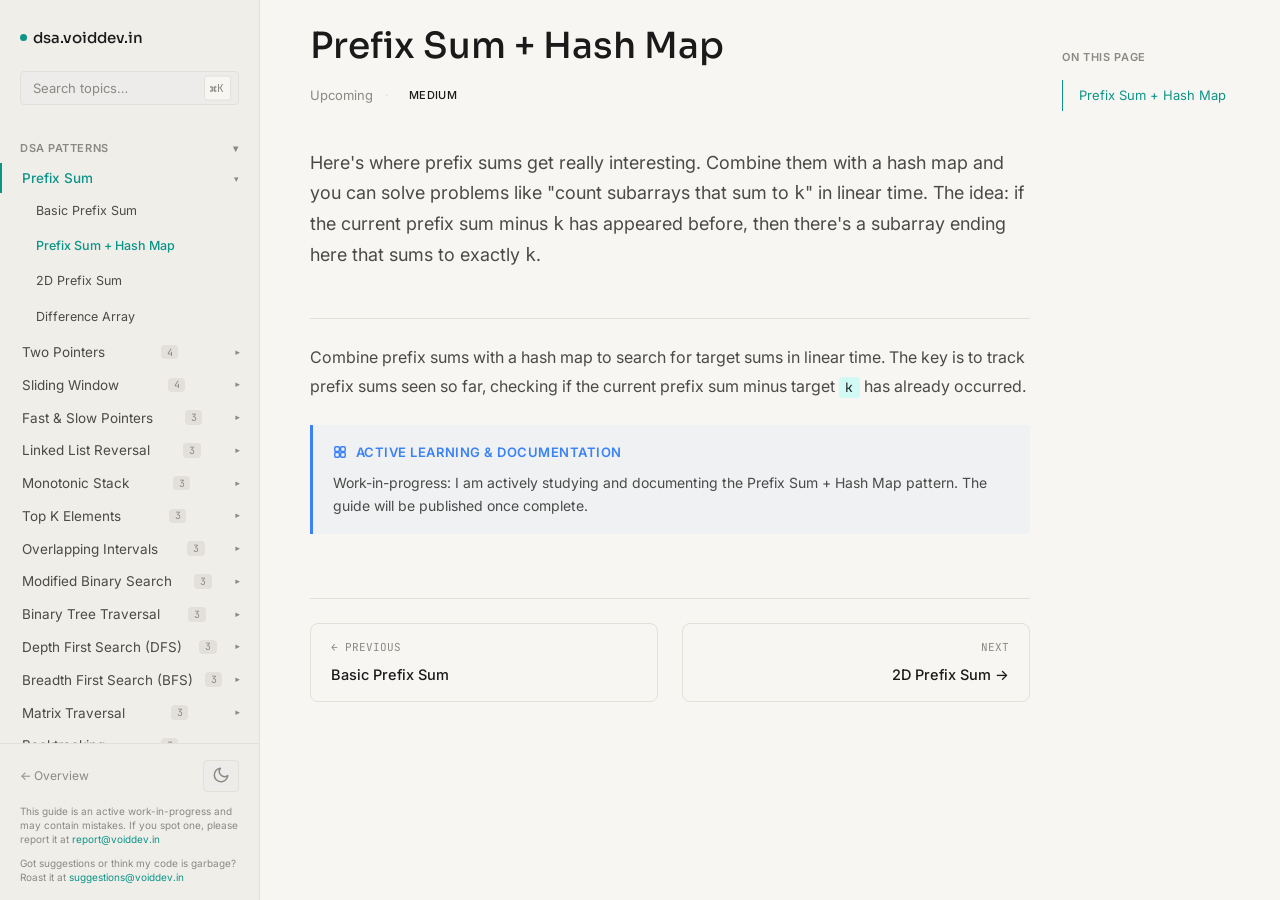
<file: prefix-sum/prefix-sum-with-hashmap.html>
<!DOCTYPE html>
<html lang="en">
<head>
  <meta charset="UTF-8">
  <meta name="viewport" content="width=device-width, initial-scale=1.0">
  <title>Prefix Sum + Hash Map | Structured DSA Guide</title>
  <link rel="preconnect" href="https://fonts.googleapis.com">
  <link rel="preconnect" href="https://fonts.gstatic.com" crossorigin>
  <link href="https://fonts.googleapis.com/css2?family=Inter:wght@400;500;600&family=JetBrains+Mono:wght@500;600&family=Sora:wght@600&display=swap" rel="stylesheet">
  <link rel="stylesheet" href="../learn.css">
</head>
<body>

  <!-- Top Mobile Bar -->
  <header class="mobile-header">
    <button class="menu-toggle" id="menuToggle" aria-label="Toggle navigation">☰</button>
    <a href="../index.html" class="mobile-brand">dsa.voiddev.in</a>
    <button class="theme-toggle" id="themeToggleMobile" aria-label="Toggle theme"><svg width="18" height="18" viewBox="0 0 24 24" fill="none" stroke="currentColor" stroke-width="2" stroke-linecap="round" stroke-linejoin="round"><path d="M21 12.79A9 9 0 1 1 11.21 3 7 7 0 0 0 21 12.79z"></path></svg></button>
  </header>

  <!-- Sidebar Overlay -->
  <div class="sidebar-overlay" id="sidebarOverlay"></div>

  <!-- Left Sidebar -->
  <aside class="sidebar" id="sidebar">
    <button class="sidebar-close" id="sidebarClose" aria-label="Close sidebar">&times;</button>
    <div class="sidebar-header">
      <a href="../index.html" class="sidebar-brand">
        <span class="dot"></span>
        dsa.voiddev.in
      </a>
      <div class="sidebar-search">
        <input type="text" placeholder="Search topics…" id="searchInput" aria-label="Search topics">
        <span class="shortcut-hint">⌘K</span>
      </div>
    </div>

    <nav class="sidebar-nav" id="sidebarNav">
      <!-- DSA Patterns -->
      <div class="nav-group" data-group="dsa">
        <button class="nav-group-title" onclick="toggleGroup(this)">
          DSA Patterns
          <span class="chevron">▾</span>
        </button>
        <ul class="nav-items">

          <!-- 01 · Prefix Sum -->
          <li class="nav-topic" data-topic-group="prefix-sum">
            <button class="nav-topic-btn" onclick="toggleTopic(this)">
              Prefix Sum
              <span class="topic-chevron">▾</span>
            </button>
            <ul class="nav-topic-children">
              <li class="nav-item"><a href="basic-prefix-sum.html" data-subtopic="basic-prefix-sum">Basic Prefix Sum</a></li>
              <li class="nav-item"><a href="prefix-sum-with-hashmap.html" data-subtopic="prefix-sum-with-hashmap">Prefix Sum + Hash Map</a></li>
              <li class="nav-item"><a href="2d-prefix-sum.html" data-subtopic="2d-prefix-sum">2D Prefix Sum</a></li>
              <li class="nav-item"><a href="difference-array.html" data-subtopic="difference-array">Difference Array</a></li>
            </ul>
          </li>

          <!-- 02 · Two Pointers -->
          <li class="nav-topic collapsed" data-topic-group="two-pointers">
            <button class="nav-topic-btn" onclick="toggleTopic(this)">
              Two Pointers
              <span class="method-count">4</span>
              <span class="topic-chevron">▾</span>
            </button>
            <ul class="nav-topic-children">
              <li class="nav-item"><a href="../coming-soon.html?topic=two-pointers" class="sub-upcoming">Two Sum / Pair Sum</a></li>
              <li class="nav-item"><a href="../coming-soon.html?topic=two-pointers" class="sub-upcoming">3Sum</a></li>
              <li class="nav-item"><a href="../coming-soon.html?topic=two-pointers" class="sub-upcoming">Subarray with Target Sum</a></li>
              <li class="nav-item"><a href="../coming-soon.html?topic=two-pointers" class="sub-upcoming">Container With Most Water</a></li>
            </ul>
          </li>

          <!-- 03 · Sliding Window -->
          <li class="nav-topic collapsed" data-topic-group="sliding-window">
            <button class="nav-topic-btn" onclick="toggleTopic(this)">
              Sliding Window
              <span class="method-count">4</span>
              <span class="topic-chevron">▾</span>
            </button>
            <ul class="nav-topic-children">
              <li class="nav-item"><a href="../coming-soon.html?topic=sliding-window" class="sub-upcoming">Fixed Window Size</a></li>
              <li class="nav-item"><a href="../coming-soon.html?topic=sliding-window" class="sub-upcoming">Dynamic Window Size</a></li>
              <li class="nav-item"><a href="../coming-soon.html?topic=sliding-window" class="sub-upcoming">Longest Substring Search</a></li>
              <li class="nav-item"><a href="../coming-soon.html?topic=sliding-window" class="sub-upcoming">Permutation / Anagrams</a></li>
            </ul>
          </li>

          <!-- 04 · Fast & Slow Pointers -->
          <li class="nav-topic collapsed" data-topic-group="fast-slow-pointers">
            <button class="nav-topic-btn" onclick="toggleTopic(this)">
              Fast &amp; Slow Pointers
              <span class="method-count">3</span>
              <span class="topic-chevron">▾</span>
            </button>
            <ul class="nav-topic-children">
              <li class="nav-item"><a href="../coming-soon.html?topic=fast-slow-pointers" class="sub-upcoming">Linked List Cycle Detection</a></li>
              <li class="nav-item"><a href="../coming-soon.html?topic=fast-slow-pointers" class="sub-upcoming">Middle of Linked List</a></li>
              <li class="nav-item"><a href="../coming-soon.html?topic=fast-slow-pointers" class="sub-upcoming">Finding Cycle Start</a></li>
            </ul>
          </li>

          <!-- 05 · Linked List Reversal -->
          <li class="nav-topic collapsed" data-topic-group="ll-reversal">
            <button class="nav-topic-btn" onclick="toggleTopic(this)">
              Linked List Reversal
              <span class="method-count">3</span>
              <span class="topic-chevron">▾</span>
            </button>
            <ul class="nav-topic-children">
              <li class="nav-item"><a href="../coming-soon.html?topic=ll-reversal" class="sub-upcoming">Reverse Entire List</a></li>
              <li class="nav-item"><a href="../coming-soon.html?topic=ll-reversal" class="sub-upcoming">Reverse Sub-list</a></li>
              <li class="nav-item"><a href="../coming-soon.html?topic=ll-reversal" class="sub-upcoming">Reverse in K-Groups</a></li>
            </ul>
          </li>

          <!-- 06 · Monotonic Stack -->
          <li class="nav-topic collapsed" data-topic-group="monotonic-stack">
            <button class="nav-topic-btn" onclick="toggleTopic(this)">
              Monotonic Stack
              <span class="method-count">3</span>
              <span class="topic-chevron">▾</span>
            </button>
            <ul class="nav-topic-children">
              <li class="nav-item"><a href="../coming-soon.html?topic=monotonic-stack" class="sub-upcoming">Next Greater Element</a></li>
              <li class="nav-item"><a href="../coming-soon.html?topic=monotonic-stack" class="sub-upcoming">Next Smaller Element</a></li>
              <li class="nav-item"><a href="../coming-soon.html?topic=monotonic-stack" class="sub-upcoming">Stock Span Problem</a></li>
            </ul>
          </li>

          <!-- 07 · Top K Elements -->
          <li class="nav-topic collapsed" data-topic-group="top-k">
            <button class="nav-topic-btn" onclick="toggleTopic(this)">
              Top K Elements
              <span class="method-count">3</span>
              <span class="topic-chevron">▾</span>
            </button>
            <ul class="nav-topic-children">
              <li class="nav-item"><a href="../coming-soon.html?topic=top-k" class="sub-upcoming">Kth Largest Element</a></li>
              <li class="nav-item"><a href="../coming-soon.html?topic=top-k" class="sub-upcoming">K Closest Points</a></li>
              <li class="nav-item"><a href="../coming-soon.html?topic=top-k" class="sub-upcoming">Top K Frequent Elements</a></li>
            </ul>
          </li>

          <!-- 08 · Overlapping Intervals -->
          <li class="nav-topic collapsed" data-topic-group="overlapping-intervals">
            <button class="nav-topic-btn" onclick="toggleTopic(this)">
              Overlapping Intervals
              <span class="method-count">3</span>
              <span class="topic-chevron">▾</span>
            </button>
            <ul class="nav-topic-children">
              <li class="nav-item"><a href="../coming-soon.html?topic=overlapping-intervals" class="sub-upcoming">Merge Intervals</a></li>
              <li class="nav-item"><a href="../coming-soon.html?topic=overlapping-intervals" class="sub-upcoming">Insert Interval</a></li>
              <li class="nav-item"><a href="../coming-soon.html?topic=overlapping-intervals" class="sub-upcoming">Interval List Intersections</a></li>
            </ul>
          </li>

          <!-- 09 · Modified Binary Search -->
          <li class="nav-topic collapsed" data-topic-group="binary-search">
            <button class="nav-topic-btn" onclick="toggleTopic(this)">
              Modified Binary Search
              <span class="method-count">3</span>
              <span class="topic-chevron">▾</span>
            </button>
            <ul class="nav-topic-children">
              <li class="nav-item"><a href="../coming-soon.html?topic=binary-search" class="sub-upcoming">Search in Rotated Array</a></li>
              <li class="nav-item"><a href="../coming-soon.html?topic=binary-search" class="sub-upcoming">First/Last Position of Element</a></li>
              <li class="nav-item"><a href="../coming-soon.html?topic=binary-search" class="sub-upcoming">Search in Matrix</a></li>
            </ul>
          </li>

          <!-- 10 · Binary Tree Traversal -->
          <li class="nav-topic collapsed" data-topic-group="tree-traversal">
            <button class="nav-topic-btn" onclick="toggleTopic(this)">
              Binary Tree Traversal
              <span class="method-count">3</span>
              <span class="topic-chevron">▾</span>
            </button>
            <ul class="nav-topic-children">
              <li class="nav-item"><a href="../coming-soon.html?topic=tree-traversal" class="sub-upcoming">In-order / Pre-order / Post-order</a></li>
              <li class="nav-item"><a href="../coming-soon.html?topic=tree-traversal" class="sub-upcoming">Level Order Traversal</a></li>
              <li class="nav-item"><a href="../coming-soon.html?topic=tree-traversal" class="sub-upcoming">Vertical Order Traversal</a></li>
            </ul>
          </li>

          <!-- 11 · Depth First Search (DFS) -->
          <li class="nav-topic collapsed" data-topic-group="dfs">
            <button class="nav-topic-btn" onclick="toggleTopic(this)">
              Depth First Search (DFS)
              <span class="method-count">3</span>
              <span class="topic-chevron">▾</span>
            </button>
            <ul class="nav-topic-children">
              <li class="nav-item"><a href="../coming-soon.html?topic=dfs" class="sub-upcoming">Path Sum III</a></li>
              <li class="nav-item"><a href="../coming-soon.html?topic=dfs" class="sub-upcoming">Lowest Common Ancestor</a></li>
              <li class="nav-item"><a href="../coming-soon.html?topic=dfs" class="sub-upcoming">Max Path Sum</a></li>
            </ul>
          </li>

          <!-- 12 · Breadth First Search (BFS) -->
          <li class="nav-topic collapsed" data-topic-group="bfs">
            <button class="nav-topic-btn" onclick="toggleTopic(this)">
              Breadth First Search (BFS)
              <span class="method-count">3</span>
              <span class="topic-chevron">▾</span>
            </button>
            <ul class="nav-topic-children">
              <li class="nav-item"><a href="../coming-soon.html?topic=bfs" class="sub-upcoming">Word Ladder</a></li>
              <li class="nav-item"><a href="../coming-soon.html?topic=bfs" class="sub-upcoming">Shortest Path in Binary Matrix</a></li>
              <li class="nav-item"><a href="../coming-soon.html?topic=bfs" class="sub-upcoming">Min Depth of Binary Tree</a></li>
            </ul>
          </li>

          <!-- 13 · Matrix Traversal -->
          <li class="nav-topic collapsed" data-topic-group="matrix">
            <button class="nav-topic-btn" onclick="toggleTopic(this)">
              Matrix Traversal
              <span class="method-count">3</span>
              <span class="topic-chevron">▾</span>
            </button>
            <ul class="nav-topic-children">
              <li class="nav-item"><a href="../coming-soon.html?topic=matrix" class="sub-upcoming">Number of Islands</a></li>
              <li class="nav-item"><a href="../coming-soon.html?topic=matrix" class="sub-upcoming">Rotting Oranges</a></li>
              <li class="nav-item"><a href="../coming-soon.html?topic=matrix" class="sub-upcoming">Spiral Matrix</a></li>
            </ul>
          </li>

          <!-- 14 · Backtracking -->
          <li class="nav-topic collapsed" data-topic-group="backtracking">
            <button class="nav-topic-btn" onclick="toggleTopic(this)">
              Backtracking
              <span class="method-count">3</span>
              <span class="topic-chevron">▾</span>
            </button>
            <ul class="nav-topic-children">
              <li class="nav-item"><a href="../coming-soon.html?topic=backtracking" class="sub-upcoming">Permutations / Subsets</a></li>
              <li class="nav-item"><a href="../coming-soon.html?topic=backtracking" class="sub-upcoming">N-Queens Problem</a></li>
              <li class="nav-item"><a href="../coming-soon.html?topic=backtracking" class="sub-upcoming">Sudoku Solver</a></li>
            </ul>
          </li>

          <!-- 15 · Dynamic Programming (DP) -->
          <li class="nav-topic collapsed" data-topic-group="dp">
            <button class="nav-topic-btn" onclick="toggleTopic(this)">
              Dynamic Programming (DP)
              <span class="method-count">3</span>
              <span class="topic-chevron">▾</span>
            </button>
            <ul class="nav-topic-children">
              <li class="nav-item"><a href="../coming-soon.html?topic=dp" class="sub-upcoming">0/1 Knapsack Problem</a></li>
              <li class="nav-item"><a href="../coming-soon.html?topic=dp" class="sub-upcoming">Longest Common Subsequence</a></li>
              <li class="nav-item"><a href="../coming-soon.html?topic=dp" class="sub-upcoming">Memoization vs Tabulation</a></li>
            </ul>
          </li>

        </ul>
      </div>
    </nav>

    <div class="sidebar-footer">
      <div class="sidebar-footer-row">
        <a href="../index.html" class="back-link">← Overview</a>
        <button class="theme-toggle" id="themeToggle" aria-label="Toggle theme"><svg width="18" height="18" viewBox="0 0 24 24" fill="none" stroke="currentColor" stroke-width="2" stroke-linecap="round" stroke-linejoin="round"><path d="M21 12.79A9 9 0 1 1 11.21 3 7 7 0 0 0 21 12.79z"></path></svg></button>
      </div>
      <div style="font-size: 10px; color: var(--text-muted); line-height: 1.4; margin-top: 0.25rem;">
        This guide is an active work-in-progress and may contain mistakes. If you spot one, please report it at <a href="mailto:report@voiddev.in" style="color: var(--accent); text-decoration: none;">report@voiddev.in</a>
      </div>
      <div style="font-size: 10px; color: var(--text-muted); line-height: 1.4; margin-top: 0.15rem;">
        Got suggestions or think my code is garbage? Roast it at <a href="mailto:suggestions@voiddev.in" style="color: var(--accent); text-decoration: none;">suggestions@voiddev.in</a>
      </div>
    </div>
  </aside>

  <!-- Layout Wrapper -->
  <div class="layout-container">
    <div class="layout-main">
      <main class="content-area">
        
        <article class="topic-article" id="topic-prefix-sum">

          <!-- Sub-topic 2: Prefix Sum + Hash Map -->
          <div class="subtopic-page" id="page-prefix-sum-with-hashmap">
            <h1 class="topic-title">Prefix Sum + Hash Map</h1>
            <div class="meta-row">
              <span class="meta-item">Upcoming</span>
              <span class="meta-sep">·</span>
              <span class="difficulty-pill medium">Medium</span>
            </div>

            <p class="hook">
              Here's where prefix sums get really interesting. Combine them with a hash map and you can solve problems like "count subarrays that sum to <code>k</code>" in linear time. The idea: if the current prefix sum minus <code>k</code> has appeared before, then there's a subarray ending here that sums to exactly <code>k</code>.
            </p>

            <div class="content-body">
              <div class="section-divider"></div>
              <p>
                Combine prefix sums with a hash map to search for target sums in linear time. The key is to track prefix sums seen so far, checking if the current prefix sum minus target <code>k</code> has already occurred.
              </p>
              <div class="callout note">
                <div class="callout-title">
                  <svg width="14" height="14" viewBox="0 0 24 24" fill="none" stroke="currentColor" stroke-width="2.5" stroke-linecap="round" stroke-linejoin="round" style="margin-right: 0.15rem;"><rect width="8" height="8" x="3" y="3" rx="2"/><rect width="8" height="8" x="13" y="3" rx="2"/><rect width="8" height="8" x="3" y="13" rx="2"/><rect width="8" height="8" x="13" y="13" rx="2"/></svg>
                  Active Learning &amp; Documentation
                </div>
                <p>
                  Work-in-progress: I am actively studying and documenting the Prefix Sum + Hash Map pattern. The guide will be published once complete.
                </p>
              </div>
            </div>

            <!-- Bottom Page Navigation -->
            <div class="page-navigation">
              <a href="basic-prefix-sum.html" class="page-nav-prev">
                <span class="nav-label">← Previous</span>
                <span class="nav-title">Basic Prefix Sum</span>
              </a>
              <a href="2d-prefix-sum.html" class="page-nav-next">
                <span class="nav-label">Next</span>
                <span class="nav-title">2D Prefix Sum →</span>
              </a>
            </div>
          </div>

        </article>

      </main>

      <!-- Right TOC Panel -->
      <aside class="toc-panel" id="tocPanel">
        <div class="toc-title">ON THIS PAGE</div>
        <ul class="toc-list" id="tocList">
          <!-- populated dynamically -->
        </ul>
      </aside>
    </div>
  </div>

  <script src="../learn.js"></script>
</body>
</html>
</file>
<file: learn.css>
/* ===== CSS VARIABLES ===== */
    :root {
      --font-display: 'Sora', sans-serif;
      --font-body: 'Inter', sans-serif;
      --font-mono: 'JetBrains Mono', monospace;

      --sidebar-w: 260px;
      --toc-w: 200px;
      --content-max: 720px;
      --progress-h: 3px;

      --radius-tag: 4px;
      --radius-card: 8px;
      --radius-sidebar: 0px;
    }

    /* Light mode (default) */
    [data-theme="light"] {
      --bg-page: #F7F6F2;
      --bg-sidebar: #EFEEE9;
      --bg-code-inline: #D1FAF4;
      --text-primary: #1A1A1A;
      --text-secondary: #4A4A48;
      --text-muted: #8A8A85;
      --accent: #0D9488;
      --accent-hover: #0B7C72;
      --border: #E2E0D8;
      --border-active: #0D9488;
      --code-bg: #1C1C1A;
      --code-text: #E2E0D8;
      --callout-note: #3B82F6;
      --callout-warning: #F59E0B;
      --callout-tip: #10B981;
      --callout-important: #EF4444;
      --search-bg: #EEECEA;
      --tag-bg: #E2E0D8;
      --tag-text: #4A4A48;
      --overlay: rgba(0,0,0,0.3);
      --shadow: 0 1px 3px rgba(0,0,0,0.06);
    }

    /* Dark mode */
    [data-theme="dark"] {
      --bg-page: #111110;
      --bg-sidebar: #191918;
      --bg-code-inline: #0F3530;
      --text-primary: #F0EFEA;
      --text-secondary: #A8A8A0;
      --text-muted: #6B6B64;
      --accent: #0D9488;
      --accent-hover: #14B8A6;
      --border: #2A2A27;
      --border-active: #0D9488;
      --code-bg: #1C1C1A;
      --code-text: #E2E0D8;
      --callout-note: #60A5FA;
      --callout-warning: #FBBF24;
      --callout-tip: #34D399;
      --callout-important: #F87171;
      --search-bg: #1C1C1A;
      --tag-bg: #2A2A27;
      --tag-text: #A8A8A0;
      --overlay: rgba(0,0,0,0.6);
      --shadow: 0 1px 3px rgba(0,0,0,0.2);
    }

    /* ===== RESET ===== */
    *, *::before, *::after { margin: 0; padding: 0; box-sizing: border-box; }

    html { scroll-behavior: smooth; scroll-padding-top: 80px; }

    body {
      font-family: var(--font-body);
      font-size: 16px;
      line-height: 1.8;
      color: var(--text-primary);
      background: var(--bg-page);
      -webkit-font-smoothing: antialiased;
      -moz-osx-font-smoothing: grayscale;
    }

    /* ===== READING PROGRESS BAR ===== */
    .reading-progress {
      position: fixed;
      top: 0;
      left: 0;
      width: 0%;
      height: var(--progress-h);
      background: var(--accent);
      z-index: 9999;
      transition: width 50ms linear;
    }

    /* ===== MOBILE TOP BAR ===== */
    .mobile-topbar {
      display: none;
      position: sticky;
      top: 0;
      z-index: 500;
      background: var(--bg-sidebar);
      border-bottom: 1px solid var(--border);
      padding: 0.75rem 1rem;
      align-items: center;
      justify-content: space-between;
    }

    .mobile-topbar .hamburger {
      background: none;
      border: none;
      color: var(--text-primary);
      font-size: 1.4rem;
      cursor: pointer;
      padding: 0.25rem;
      line-height: 1;
    }

    .mobile-topbar .site-title-mobile {
      font-family: var(--font-display);
      font-size: 0.9rem;
      font-weight: 500;
      color: var(--text-primary);
    }

    .mobile-topbar .theme-toggle-mobile {
      background: none;
      border: none;
      color: var(--text-muted);
      font-size: 1.1rem;
      cursor: pointer;
      padding: 0.25rem;
    }

    /* ===== SIDEBAR OVERLAY (mobile) ===== */
    .sidebar-overlay {
      position: fixed;
      inset: 0;
      background: var(--overlay);
      z-index: 600;
      opacity: 0;
      pointer-events: none;
      transition: opacity 250ms ease;
    }
    .sidebar-overlay.active {
      opacity: 1;
      pointer-events: auto;
    }

    /* Close button inside sidebar (mobile only) */
    .sidebar-close {
      display: none;
      background: none;
      border: none;
      color: var(--text-muted);
      font-size: 1.5rem;
      cursor: pointer;
      padding: 0.25rem;
      line-height: 1;
      position: absolute;
      top: 1rem;
      right: 1rem;
      z-index: 10;
      transition: color 200ms;
    }
    .sidebar-close:hover { color: var(--text-primary); }

    /* ===== LEFT SIDEBAR ===== */
    .sidebar {
      position: fixed;
      top: 0;
      left: 0;
      width: var(--sidebar-w);
      height: 100vh;
      background: var(--bg-sidebar);
      border-right: 1px solid var(--border);
      display: flex;
      flex-direction: column;
      z-index: 700;
      overflow: hidden;
    }

    .sidebar-header {
      padding: 1.5rem 1.25rem 1rem;
    }

    .sidebar-brand {
      font-family: var(--font-display);
      font-size: 15px;
      font-weight: 500;
      color: var(--text-primary);
      text-decoration: none;
      display: flex;
      align-items: center;
      gap: 0.4rem;
      margin-bottom: 1.25rem;
    }

    .sidebar-brand .dot {
      display: inline-block;
      width: 7px;
      height: 7px;
      background: var(--accent);
      border-radius: 50%;
      flex-shrink: 0;
    }

    .sidebar-search {
      position: relative;
      margin-bottom: 0.25rem;
    }

    .sidebar-search input {
      width: 100%;
      padding: 0.5rem 0.75rem;
      padding-right: 3rem;
      font-family: var(--font-body);
      font-size: 13px;
      background: var(--search-bg);
      border: 1px solid var(--border);
      border-radius: var(--radius-tag);
      color: var(--text-primary);
      outline: none;
      transition: border-color 150ms;
    }

    .sidebar-search input::placeholder { color: var(--text-muted); }
    .sidebar-search input:focus { border-color: var(--accent); }

    .sidebar-search .shortcut-hint {
      position: absolute;
      right: 0.5rem;
      top: 50%;
      transform: translateY(-50%);
      font-family: var(--font-mono);
      font-size: 11px;
      color: var(--text-muted);
      background: var(--bg-page);
      border: 1px solid var(--border);
      border-radius: 3px;
      padding: 0.1rem 0.35rem;
      pointer-events: none;
    }

    /* Nav groups */
    .sidebar-nav {
      flex: 1;
      overflow-y: auto;
      padding: 0.5rem 0;
    }

    .sidebar-nav::-webkit-scrollbar { width: 4px; }
    .sidebar-nav::-webkit-scrollbar-track { background: transparent; }
    .sidebar-nav::-webkit-scrollbar-thumb { background: var(--border); border-radius: 2px; }

    .nav-group { margin-bottom: 0.25rem; }

    .nav-group-title {
      display: flex;
      align-items: center;
      justify-content: space-between;
      padding: 0.5rem 1.25rem;
      font-family: var(--font-body);
      font-size: 11px;
      font-weight: 600;
      text-transform: uppercase;
      letter-spacing: 0.05em;
      color: var(--text-muted);
      cursor: pointer;
      user-select: none;
      background: none;
      border: none;
      width: 100%;
      text-align: left;
    }

    .nav-group-title:hover { color: var(--text-secondary); }

    .nav-group-title .chevron {
      font-size: 10px;
      transition: transform 150ms ease;
      color: var(--text-muted);
    }

    .nav-group.collapsed .chevron { transform: rotate(-90deg); }
    .nav-group.collapsed .nav-items { display: none; }

    .nav-items { list-style: none; }

    .nav-item a {
      display: flex;
      align-items: center;
      justify-content: space-between;
      padding: 0.4rem 1.25rem 0.4rem 1.25rem;
      font-size: 13.5px;
      color: var(--text-secondary);
      text-decoration: none;
      border-left: 2px solid transparent;
      border-radius: var(--radius-sidebar);
      transition: all 150ms ease;
      position: relative;
    }

    .nav-item a:hover {
      color: var(--text-primary);
    }

    .nav-item a:hover .read-time-pill {
      opacity: 1;
    }

    .nav-item a.active {
      color: var(--accent);
      border-left-color: var(--accent);
      font-weight: 500;
    }

    .nav-item a.upcoming {
      color: var(--text-muted);
      cursor: default;
    }

    .nav-item a.upcoming:hover {
      color: var(--text-muted);
    }

    .read-time-pill {
      font-size: 10px;
      font-family: var(--font-mono);
      color: var(--text-muted);
      background: var(--tag-bg);
      padding: 0.1rem 0.4rem;
      border-radius: var(--radius-tag);
      opacity: 0;
      transition: opacity 150ms;
      white-space: nowrap;
    }

    .nav-item a.active .read-time-pill {
      opacity: 1;
      color: var(--accent);
      background: rgba(13, 148, 136, 0.1);
    }

    .upcoming-dot {
      width: 5px;
      height: 5px;
      background: var(--border);
      border-radius: 50%;
      display: inline-block;
      flex-shrink: 0;
    }

    /* === Nested topic groups (each DSA pattern is expandable) === */
    .nav-topic {
      margin-bottom: 0.15rem;
    }

    .nav-topic-btn {
      display: flex;
      align-items: center;
      justify-content: space-between;
      width: 100%;
      padding: 0.45rem 1.25rem;
      font-family: var(--font-body);
      font-size: 13.5px;
      font-weight: 400;
      color: var(--text-secondary);
      background: none;
      border: none;
      border-left: 2px solid transparent;
      cursor: pointer;
      text-align: left;
      transition: all 150ms ease;
    }

    .nav-topic-btn:hover {
      color: var(--text-primary);
    }

    .nav-topic-btn.active-parent {
      color: var(--accent);
      font-weight: 500;
      border-left-color: var(--accent);
    }

    .nav-topic-btn.upcoming-parent {
      color: var(--text-muted);
    }

    .nav-topic-btn .topic-chevron {
      font-size: 9px;
      color: var(--text-muted);
      transition: transform 150ms ease;
      flex-shrink: 0;
    }

    .nav-topic.collapsed .topic-chevron {
      transform: rotate(-90deg);
    }

    .nav-topic-children {
      list-style: none;
      overflow: hidden;
      transition: max-height 200ms ease;
    }

    .nav-topic.collapsed .nav-topic-children {
      display: none;
    }

    .nav-topic-children .nav-item a {
      padding-left: 2.25rem;
      font-size: 12.5px;
      border-left: none;
    }

    .nav-topic-children .nav-item a.active {
      color: var(--accent);
      font-weight: 500;
    }

    .nav-topic-children .nav-item a.sub-upcoming {
      color: var(--text-muted);
      font-size: 12px;
    }

    .nav-topic-children .nav-item a.sub-upcoming:hover {
      color: var(--text-muted);
    }

    .method-count {
      font-size: 10px;
      font-family: var(--font-mono);
      color: var(--text-muted);
      background: var(--tag-bg);
      padding: 0.05rem 0.35rem;
      border-radius: var(--radius-tag);
      flex-shrink: 0;
    }

    .nav-topic-btn.active-parent .method-count {
      color: var(--accent);
      background: rgba(13, 148, 136, 0.1);
    }

    /* Sidebar footer */
    .sidebar-footer {
      padding: 1rem 1.25rem;
      border-top: 1px solid var(--border);
      display: flex;
      flex-direction: column;
      gap: 0.5rem;
    }

    .sidebar-footer-row {
      display: flex;
      align-items: center;
      justify-content: space-between;
      width: 100%;
    }

    .sidebar-footer .back-link {
      font-size: 12px;
      color: var(--text-muted);
      text-decoration: none;
      display: flex;
      align-items: center;
      gap: 0.3rem;
    }

    .sidebar-footer .back-link:hover { color: var(--text-secondary); }

    .theme-toggle {
      background: var(--search-bg);
      border: 1px solid var(--border);
      border-radius: var(--radius-tag);
      color: var(--text-muted);
      font-size: 14px;
      padding: 0.3rem 0.5rem;
      cursor: pointer;
      transition: all 200ms;
      line-height: 1;
    }

    .theme-toggle:hover {
      color: var(--text-primary);
      border-color: var(--accent);
    }

    /* ===== LAYOUT WRAPPER ===== */
    .layout, .layout-container {
      margin-left: var(--sidebar-w);
      display: flex;
      justify-content: center;
      min-height: 100vh;
      overflow-x: hidden;
    }

    .content-wrapper, .layout-main {
      display: flex;
      width: 100%;
      max-width: calc(var(--content-max) + var(--toc-w) + 4rem);
      padding: 0 2rem;
      min-width: 0;
    }

    /* ===== MAIN CONTENT ===== */
    .main-content, .content-area {
      flex: 1;
      max-width: var(--content-max);
      padding: 1.5rem 0 6rem;
      min-width: 0;
      overflow-wrap: break-word;
      word-wrap: break-word;
    }

    .topic-title {
      font-family: var(--font-display);
      font-size: 36px;
      font-weight: 500;
      line-height: 1.2;
      color: var(--text-primary);
      margin-bottom: 1rem;
      overflow-wrap: break-word;
      word-wrap: break-word;
    }

    .meta-row {
      display: flex;
      align-items: center;
      gap: 0.75rem;
      flex-wrap: wrap;
      margin-bottom: 2.5rem;
    }

    .meta-item {
      font-size: 13px;
      color: var(--text-muted);
      font-family: var(--font-body);
    }

    .meta-sep {
      color: var(--border);
      font-size: 13px;
    }

    .difficulty-pill {
      font-size: 11px;
      font-weight: 500;
      padding: 0.15rem 0.5rem;
      border-radius: var(--radius-tag);
      text-transform: uppercase;
      letter-spacing: 0.03em;
    }

    .difficulty-pill.beginner {
      background: rgba(16, 185, 129, 0.1);
      color: #10B981;
    }

    .difficulty-pill.intermediate {
      background: rgba(245, 158, 11, 0.1);
      color: #F59E0B;
    }

    .difficulty-pill.advanced {
      background: rgba(239, 68, 68, 0.1);
      color: #EF4444;
    }

    /* Hook paragraph */
    .hook {
      font-size: 18px;
      line-height: 1.7;
      color: var(--text-secondary);
      margin-bottom: 2.5rem;
      overflow-wrap: break-word;
      word-wrap: break-word;
    }

    /* Body content */
    .content-body {
      overflow-wrap: break-word;
      word-wrap: break-word;
      min-width: 0;
    }

    .content-body p {
      margin-bottom: 1.5rem;
      color: var(--text-secondary);
      overflow-wrap: break-word;
      word-wrap: break-word;
    }

    .content-body h2 {
      font-family: var(--font-display);
      font-size: 24px;
      font-weight: 500;
      color: var(--text-primary);
      margin-top: 3rem;
      margin-bottom: 1rem;
      scroll-margin-top: 80px;
    }

    .content-body h3 {
      font-family: var(--font-body);
      font-size: 18px;
      font-weight: 500;
      color: var(--text-primary);
      margin-top: 2rem;
      margin-bottom: 0.75rem;
      scroll-margin-top: 80px;
    }

    /* Section dividers */
    .section-divider {
      display: flex;
      align-items: center;
      gap: 0.75rem;
      margin: 3rem 0 1.5rem;
      position: relative;
    }

    .section-divider .divider-icon {
      font-size: 16px;
      flex-shrink: 0;
      z-index: 1;
      background: var(--bg-page);
      padding-right: 0.5rem;
    }

    .section-divider::after {
      content: '';
      flex: 1;
      height: 1px;
      background: var(--border);
    }

    /* Inline code */
    .content-body code:not(pre code) {
      font-family: var(--font-mono);
      font-size: 13px;
      background: var(--bg-code-inline);
      padding: 0.15rem 0.4rem;
      border-radius: 3px;
      color: var(--text-primary);
      overflow-wrap: break-word;
      word-break: break-word;
    }

    /* Code blocks */
    .code-block {
      position: relative;
      margin: 1.5rem 0 2rem;
      border-radius: var(--radius-card);
      overflow: hidden;
    }

    .code-block-header {
      display: flex;
      align-items: center;
      justify-content: space-between;
      padding: 0.5rem 1rem;
      background: #141413;
      border-bottom: 1px solid #2A2A27;
    }

    .code-block-lang {
      font-family: var(--font-mono);
      font-size: 11px;
      color: #6B6B64;
      text-transform: uppercase;
      letter-spacing: 0.05em;
    }

    .copy-btn {
      background: none;
      border: 1px solid #2A2A27;
      border-radius: var(--radius-tag);
      color: #6B6B64;
      font-family: var(--font-mono);
      font-size: 11px;
      padding: 0.2rem 0.5rem;
      cursor: pointer;
      display: flex;
      align-items: center;
      gap: 0.3rem;
      transition: all 150ms;
    }

    .copy-btn:hover {
      border-color: #4A4A48;
      color: #A8A8A0;
    }

    .copy-btn.copied {
      border-color: var(--accent);
      color: var(--accent);
      transform: scale(1.05);
    }

    .code-block pre {
      background: var(--code-bg);
      padding: 1.25rem;
      overflow-x: auto;
      margin: 0;
    }

    .code-block pre code {
      font-family: var(--font-mono);
      font-size: 14px;
      line-height: 1.7;
      color: var(--code-text);
    }

    /* Syntax colors */
    .hl-keyword { color: #C084FC; }
    .hl-fn { color: #38BDF8; }
    .hl-string { color: #A3E635; }
    .hl-comment { color: #525250; font-style: italic; }
    .hl-number { color: #FB923C; }
    .hl-op { color: #94A3B8; }
    .hl-var { color: #E2E0D8; }
    .hl-builtin { color: #22D3EE; }

    /* Visualizer Styles */
    .visualizer-container {
      background: var(--bg-card);
      border: 1px solid var(--border);
      border-radius: var(--radius-card);
      padding: 1.5rem;
      margin: 2rem 0;
      box-shadow: var(--shadow);
    }
    .visualizer-header {
      display: flex;
      justify-content: space-between;
      align-items: center;
      margin-bottom: 1.5rem;
      border-bottom: 1px solid var(--border);
      padding-bottom: 0.75rem;
    }
    .visualizer-title {
      font-size: 13px;
      font-weight: 600;
      color: var(--text-primary);
      display: flex;
      align-items: center;
      gap: 0.5rem;
      text-transform: uppercase;
      letter-spacing: 0.04em;
    }
    .visualizer-tabs {
      display: flex;
      gap: 0.25rem;
      background: var(--bg-hover);
      padding: 0.2rem;
      border-radius: var(--radius-tag);
    }
    .visualizer-tab-btn {
      background: transparent;
      border: none;
      color: var(--text-muted);
      padding: 0.35rem 0.7rem;
      font-size: 12px;
      font-weight: 500;
      border-radius: 4px;
      cursor: pointer;
      transition: all 0.2s;
    }
    .visualizer-tab-btn.active {
      background: var(--bg-card);
      color: var(--accent);
      box-shadow: var(--shadow);
    }
    
    .visualizer-workspace {
      display: flex;
      flex-direction: column;
      gap: 1.5rem;
      margin-bottom: 1.5rem;
      overflow-x: auto;
      padding-bottom: 0.5rem;
    }
    
    .array-row {
      display: flex;
      align-items: center;
      gap: 1rem;
    }
    .array-label {
      width: 70px;
      font-size: 13px;
      font-weight: 600;
      color: var(--text-secondary);
      text-align: right;
      font-family: var(--font-mono);
    }
    .array-cells {
      display: flex;
      gap: 0.4rem;
      flex-wrap: nowrap;
    }
    .array-cell {
      width: 44px;
      height: 44px;
      border: 2px solid var(--border);
      border-radius: var(--radius-tag);
      display: flex;
      align-items: center;
      justify-content: center;
      font-family: var(--font-mono);
      font-size: 14px;
      font-weight: 600;
      color: var(--text-primary);
      transition: all 0.2s ease;
      position: relative;
      background: var(--bg-hover);
    }
    .array-cell.active-nums {
      border-color: var(--accent);
      background: rgba(13, 148, 136, 0.1);
      color: var(--accent);
    }
    .array-cell.active-prev-prefix {
      border-color: var(--callout-note);
      background: rgba(59, 130, 246, 0.1);
      color: var(--callout-note);
    }
    .array-cell.active-curr-prefix {
      border-color: var(--callout-tip);
      background: rgba(16, 185, 129, 0.1);
      color: var(--callout-tip);
    }
    .array-cell.active-query-range {
      border-color: var(--accent);
      background: rgba(13, 148, 136, 0.08);
    }
    .array-cell.query-pos {
      border-color: var(--callout-tip);
      background: rgba(16, 185, 129, 0.15);
      color: var(--callout-tip);
    }
    .array-cell.query-neg {
      border-color: var(--callout-important);
      background: rgba(239, 68, 68, 0.15);
      color: var(--callout-important);
    }
    
    .cell-index {
      position: absolute;
      bottom: -18px;
      left: 0;
      width: 100%;
      text-align: center;
      font-size: 9px;
      color: var(--text-muted);
      font-family: var(--font-mono);
    }
    
    .formula-explanation {
      background: var(--bg-hover);
      border-radius: var(--radius-tag);
      padding: 1rem;
      font-family: var(--font-mono);
      font-size: 12px;
      color: var(--text-secondary);
      min-height: 56px;
      display: flex;
      align-items: center;
      justify-content: center;
      text-align: center;
      line-height: 1.5;
      border: 1px solid var(--border);
    }
    
    .visualizer-controls {
      display: flex;
      justify-content: space-between;
      align-items: center;
      gap: 1rem;
      border-top: 1px solid var(--border);
      padding-top: 1.25rem;
      flex-wrap: wrap;
    }
    
    .input-setup-row {
      display: flex;
      align-items: center;
      gap: 0.5rem;
    }
    .array-input {
      background: var(--bg-hover);
      border: 1px solid var(--border);
      border-radius: 4px;
      padding: 0.35rem 0.5rem;
      color: var(--text-primary);
      font-family: var(--font-mono);
      font-size: 12px;
      width: 130px;
    }
    
    .btn-step {
      background: var(--accent);
      color: #fff;
      border: none;
      padding: 0.45rem 0.9rem;
      font-size: 12px;
      font-weight: 500;
      border-radius: 6px;
      cursor: pointer;
      transition: opacity 0.2s;
      display: flex;
      align-items: center;
      gap: 0.25rem;
    }
    .btn-step:hover {
      opacity: 0.9;
    }
    .btn-step:disabled {
      background: var(--bg-hover);
      color: var(--text-muted);
      cursor: not-allowed;
      border: 1px solid var(--border);
    }
    
    .btn-sec {
      background: var(--bg-hover);
      color: var(--text-primary);
      border: 1px solid var(--border);
      padding: 0.45rem 0.9rem;
      font-size: 12px;
      font-weight: 500;
      border-radius: 6px;
      cursor: pointer;
      transition: background 0.2s;
    }
    .btn-sec:hover {
      background: var(--border);
    }
    
    .query-selector {
      display: flex;
      align-items: center;
      gap: 0.75rem;
      font-size: 12px;
    }
    .select-idx {
      background: var(--bg-hover);
      border: 1px solid var(--border);
      color: var(--text-primary);
      border-radius: 4px;
      padding: 0.2rem 0.4rem;
      font-family: var(--font-mono);
    }

    /* Callout boxes */
    .callout {
      border-left: 3px solid;
      padding: 1rem 1.25rem;
      margin: 1.5rem 0 2rem;
      border-radius: 0 var(--radius-tag) var(--radius-tag) 0;
      overflow-wrap: break-word;
      word-wrap: break-word;
    }

    .callout-title {
      font-family: var(--font-body);
      font-size: 13px;
      font-weight: 600;
      text-transform: uppercase;
      letter-spacing: 0.04em;
      margin-bottom: 0.4rem;
      display: flex;
      align-items: center;
      gap: 0.4rem;
    }

    .callout p {
      font-size: 14px;
      line-height: 1.7;
      color: var(--text-secondary);
      margin-bottom: 0;
    }

    .callout.note {
      background: rgba(59, 130, 246, 0.04);
      border-left-color: var(--callout-note);
    }
    .callout.note .callout-title { color: var(--callout-note); }

    .callout.warning {
      background: rgba(245, 158, 11, 0.04);
      border-left-color: var(--callout-warning);
    }
    .callout.warning .callout-title { color: var(--callout-warning); }

    .callout.tip {
      background: rgba(16, 185, 129, 0.04);
      border-left-color: var(--callout-tip);
    }
    .callout.tip .callout-title { color: var(--callout-tip); }

    .callout.important {
      background: rgba(239, 68, 68, 0.04);
      border-left-color: var(--callout-important);
    }
    .callout.important .callout-title { color: var(--callout-important); }

    /* Lists in content */
    .content-body ul, .content-body ol {
      padding-left: 1.5rem;
      margin-bottom: 1.5rem;
      color: var(--text-secondary);
    }

    .content-body li {
      margin-bottom: 0.4rem;
    }

    .content-body strong {
      color: var(--text-primary);
      font-weight: 500;
    }

    /* ===== RIGHT TOC ===== */
    .toc-panel {
      width: var(--toc-w);
      flex-shrink: 0;
      padding-left: 2rem;
      position: sticky;
      top: 0;
      align-self: flex-start;
      padding-top: 3rem;
      max-height: 100vh;
      overflow-y: auto;
    }

    .toc-sticky {
      position: sticky;
      top: 3rem;
      padding-top: 3rem;
    }

    .toc-title, .toc-label {
      font-size: 11px;
      font-weight: 600;
      text-transform: uppercase;
      letter-spacing: 0.06em;
      color: var(--text-muted);
      margin-bottom: 0.75rem;
    }

    .toc-list {
      list-style: none;
    }

    .toc-list li { margin-bottom: 0.1rem; }

    .toc-list a {
      display: block;
      font-size: 13px;
      color: var(--text-muted);
      text-decoration: none;
      padding: 0.25rem 0 0.25rem 0.75rem;
      border-left: 1.5px solid var(--border);
      transition: all 150ms;
    }

    .toc-list a:hover {
      color: var(--text-secondary);
    }

    .toc-list a.active {
      color: var(--accent);
      border-left-color: var(--accent);
      padding-left: 1rem;
    }

    .toc-list .toc-h3 {
      padding-left: 1.5rem;
      font-size: 12px;
    }

    .toc-list .toc-h3.active {
      padding-left: 1.75rem;
    }

    /* ===== COMING SOON STATE ===== */
    .coming-soon-content {
      display: none;
      text-align: center;
      padding: 6rem 2rem;
    }

    .coming-soon-content.visible {
      display: block;
    }

    .coming-soon-icon {
      font-size: 3rem;
      margin-bottom: 1.5rem;
      opacity: 0.4;
    }

    .coming-soon-content h2 {
      font-family: var(--font-display);
      font-size: 24px;
      font-weight: 500;
      color: var(--text-primary);
      margin-bottom: 0.75rem;
    }

    .coming-soon-content p {
      color: var(--text-muted);
      font-size: 15px;
      max-width: 400px;
      margin: 0 auto;
      line-height: 1.6;
    }

    .coming-soon-tag {
      display: inline-block;
      font-family: var(--font-mono);
      font-size: 11px;
      color: var(--text-muted);
      background: var(--tag-bg);
      padding: 0.2rem 0.6rem;
      border-radius: var(--radius-tag);
      margin-top: 1.5rem;
    }

    /* ===== TOAST NOTIFICATION ===== */
    .toast {
      position: fixed;
      bottom: 2rem;
      right: 2rem;
      background: var(--bg-card);
      border: 1px solid var(--accent);
      color: var(--text-primary);
      padding: 0.85rem 1.25rem;
      border-radius: var(--radius-card);
      font-size: 13.5px;
      box-shadow: 0 4px 12px rgba(0, 0, 0, 0.15);
      z-index: 10000;
      display: flex;
      align-items: center;
      gap: 0.75rem;
      transform: translateY(100px);
      opacity: 0;
      transition: transform 300ms ease, opacity 300ms ease;
    }

    .toast.show {
      transform: translateY(0);
      opacity: 1;
    }

    .toast-close {
      background: none;
      border: none;
      color: var(--text-muted);
      cursor: pointer;
      font-size: 14px;
      padding: 0.1rem;
      line-height: 1;
    }

    .toast-close:hover {
      color: var(--text-primary);
    }

    /* ===== BOTTOM PAGE NAVIGATION ===== */
    .page-navigation {
      display: flex;
      justify-content: space-between;
      align-items: center;
      margin-top: 4rem;
      padding-top: 1.5rem;
      border-top: 1px solid var(--border);
      gap: 1.5rem;
      width: 100%;
    }

    .page-nav-prev, .page-nav-next {
      flex: 1;
      display: flex;
      flex-direction: column;
      text-decoration: none;
      padding: 0.85rem 1.25rem;
      border: 1px solid var(--border);
      border-radius: var(--radius-card);
      transition: var(--transition);
      background: var(--bg-card);
    }

    .page-nav-prev {
      align-items: flex-start;
    }

    .page-nav-next {
      align-items: flex-end;
      text-align: right;
    }

    .page-nav-prev:hover, .page-nav-next:hover {
      border-color: var(--accent);
      background: var(--accent-subtle);
    }

    .page-navigation .nav-label {
      font-size: 11px;
      font-family: var(--font-mono);
      color: var(--text-muted);
      text-transform: uppercase;
      margin-bottom: 0.25rem;
    }

    .page-navigation .nav-title {
      font-size: 14.5px;
      font-weight: 500;
      color: var(--text-primary);
    }

    /* ===== PRACTICE PROBLEMS GRID ===== */
    .practice-problems-grid {
      margin-top: 1.5rem;
    }

    .level-section {
      margin-bottom: 2rem;
    }

    .problem-level-header {
      display: flex;
      align-items: center;
      gap: 0.5rem;
      margin-bottom: 0.25rem;
    }

    .problem-level-header h4 {
      font-family: var(--font-display);
      font-size: 15px;
      font-weight: 500;
      color: var(--text-primary);
    }

    .level-indicator {
      width: 8px;
      height: 8px;
      border-radius: 50%;
      flex-shrink: 0;
    }

    .level-indicator.easy { background: var(--easy); }
    .level-indicator.medium { background: var(--medium); }
    .level-indicator.hard { background: var(--hard); }

    .level-goal {
      font-size: 13px;
      color: var(--text-muted);
      margin-bottom: 0.75rem;
      font-style: italic;
    }

    .problem-item {
      display: flex;
      justify-content: space-between;
      align-items: center;
      padding: 0.65rem 0;
      border-bottom: 1px dashed var(--border);
      gap: 1rem;
    }

    .problem-item:last-child {
      border-bottom: none;
    }

    .problem-item-title {
      display: flex;
      align-items: center;
      gap: 0.5rem;
      flex-wrap: wrap;
    }

    .problem-item-name {
      font-size: 13.5px;
      font-weight: 500;
      color: var(--text-secondary);
    }

    .problem-item-links {
      display: flex;
      align-items: center;
      gap: 0.4rem;
      font-size: 12.5px;
      white-space: nowrap;
    }

    .problem-item-links a {
      color: var(--accent);
      text-decoration: none;
      border-bottom: 1px solid transparent;
      transition: var(--transition);
    }

    .problem-item-links a:hover {
      border-bottom-color: var(--accent);
    }

    .link-sep {
      color: var(--text-muted);
    }

    /* ===== PRACTICE PROBLEMS GRID ===== */
    .practice-problems-grid {
      margin-top: 1.5rem;
    }

    .level-section {
      margin-bottom: 2rem;
    }

    .problem-level-header {
      display: flex;
      align-items: center;
      gap: 0.5rem;
      margin-bottom: 0.25rem;
    }

    .problem-level-header h4 {
      font-family: var(--font-display);
      font-size: 15px;
      font-weight: 500;
      color: var(--text-primary);
    }

    .level-indicator {
      width: 8px;
      height: 8px;
      border-radius: 50%;
      flex-shrink: 0;
    }

    .level-indicator.easy { background: var(--easy); }
    .level-indicator.medium { background: var(--medium); }
    .level-indicator.hard { background: var(--hard); }

    .level-goal {
      font-size: 13px;
      color: var(--text-muted);
      margin-bottom: 0.75rem;
      font-style: italic;
    }

    .problem-item {
      display: flex;
      justify-content: space-between;
      align-items: center;
      padding: 0.65rem 0;
      border-bottom: 1px dashed var(--border);
      gap: 1rem;
    }

    .problem-item:last-child {
      border-bottom: none;
    }

    .problem-item-title {
      display: flex;
      align-items: center;
      gap: 0.5rem;
      flex-wrap: wrap;
    }

    .problem-item-name {
      font-size: 13.5px;
      font-weight: 500;
      color: var(--text-secondary);
    }

    .problem-item-links {
      display: flex;
      align-items: center;
      gap: 0.4rem;
      font-size: 12.5px;
      white-space: nowrap;
    }

    .problem-item-links a {
      color: var(--accent);
      text-decoration: none;
      border-bottom: 1px solid transparent;
      transition: var(--transition);
    }

    .problem-item-links a:hover {
      border-bottom-color: var(--accent);
    }

    .link-sep {
      color: var(--text-muted);
    }

    /* ===== RESPONSIVE ===== */
    @media (max-width: 1024px) {
      .toc-panel { display: none !important; }
      .content-wrapper, .layout-main { max-width: var(--content-max); }
    }

    @media (max-width: 768px) {
      /* Show mobile header bar */
      .mobile-topbar, .mobile-header { display: flex; }

      /* Hide sidebar off-screen by default */
      .sidebar {
        transform: translateX(-100%);
        transition: transform 250ms ease;
        position: fixed;
      }
      .sidebar.open { transform: translateX(0); }

      /* Show close button inside sidebar */
      .sidebar-close { display: block; }

      /* Remove sidebar margin from layout */
      .layout, .layout-container {
        margin-left: 0;
      }

      .content-wrapper, .layout-main {
        padding: 0 1rem;
      }

      .main-content, .content-area {
        padding: 1rem 0 4rem;
      }

      .topic-title { font-size: 24px; }
      .content-body h2 { font-size: 18px; }
      .content-body h3 { font-size: 16px; }

      /* Prevent horizontal overflow on the whole page */
      html, body {
        overflow-x: hidden;
      }

      /* Code blocks: horizontal scroll */
      .code-block { overflow-x: auto; }
      .code-block pre { max-width: 100%; }

      /* Visualizer mobile fixes */
      .visualizer-container {
        padding: 1rem;
      }

      .visualizer-header {
        flex-direction: column;
        align-items: flex-start;
        gap: 0.75rem;
      }

      .visualizer-tabs {
        width: 100%;
      }
      .visualizer-tab-btn {
        flex: 1;
        text-align: center;
      }

      .array-row {
        flex-direction: column;
        align-items: flex-start;
        gap: 0.4rem;
      }
      .array-label {
        width: auto;
        text-align: left;
      }
      .array-cells {
        overflow-x: auto;
        max-width: 100%;
        padding-bottom: 1.2rem;
      }
      .array-cell {
        width: 38px;
        height: 38px;
        font-size: 12px;
        flex-shrink: 0;
      }

      .visualizer-controls {
        flex-direction: column;
        align-items: stretch;
        gap: 0.75rem;
      }
      .input-setup-row {
        flex-wrap: wrap;
      }
      .array-input {
        width: 100%;
        min-width: 0;
      }

      .formula-explanation {
        font-size: 11px;
        padding: 0.75rem;
      }

      /* Callout boxes */
      .callout {
        padding: 0.75rem 1rem;
      }

      /* Page navigation */
      .page-navigation {
        flex-direction: column;
        gap: 0.75rem;
      }

      /* Problem items */
      .problem-item {
        flex-direction: column;
        align-items: flex-start;
        gap: 0.4rem;
      }

      /* Hook paragraph */
      .hook {
        font-size: 15px;
      }
    }

    /* ===== MOBILE HEADER BAR (class used in HTML) ===== */
    .mobile-header {
      display: none;
      position: sticky;
      top: 0;
      z-index: 500;
      background: var(--bg-sidebar);
      border-bottom: 1px solid var(--border);
      padding: 0.6rem 1rem;
      align-items: center;
      justify-content: space-between;
    }

    .mobile-header .menu-toggle {
      background: none;
      border: none;
      color: var(--text-primary);
      font-size: 1.4rem;
      cursor: pointer;
      padding: 0.25rem;
      line-height: 1;
    }

    .mobile-header .mobile-brand {
      font-family: var(--font-display);
      font-size: 0.9rem;
      font-weight: 500;
      color: var(--text-primary);
      text-decoration: none;
    }

    .mobile-header .theme-toggle {
      display: flex;
      align-items: center;
      justify-content: center;
    }

    /* ===== SCROLLBAR ===== */
    ::-webkit-scrollbar { width: 6px; height: 6px; }
    ::-webkit-scrollbar-track { background: transparent; }
    ::-webkit-scrollbar-thumb { background: var(--border); border-radius: 3px; }
    ::-webkit-scrollbar-thumb:hover { background: var(--text-muted); }

    /* ===== SELECTION ===== */
    ::selection {
      background: rgba(13, 148, 136, 0.25);
      color: var(--text-primary);
    }
    
    /* ===== TOAST NOTIFICATION ===== */
    .toast-notification {
      position: fixed;
      bottom: 2rem;
      right: 2rem;
      background: var(--bg-card);
      color: var(--text-primary);
      padding: 1rem 1.5rem;
      border: 1px solid var(--border);
      border-radius: var(--radius-card);
      box-shadow: 0 10px 25px rgba(0,0,0,0.2);
      display: flex;
      align-items: center;
      gap: 1rem;
      z-index: 9999;
      transform: translateY(150%);
      opacity: 0;
      transition: all 0.3s cubic-bezier(0.175, 0.885, 0.32, 1.275);
    }
    
    .toast-notification.show {
      transform: translateY(0);
      opacity: 1;
    }
    
    .toast-notification button {
      background: none;
      border: none;
      color: var(--text-muted);
      font-size: 1.5rem;
      cursor: pointer;
      line-height: 1;
      padding: 0;
    }
    
    .toast-notification button:hover {
      color: var(--text-primary);
    }
    
    /* ===== MOBILE SIDEBAR TOC ===== */
    .mobile-only-toc {
      display: none;
    }

    @media (max-width: 1024px) {
      .mobile-only-toc {
        display: block;
        border-bottom: 1px solid var(--border);
        padding-bottom: 0.5rem;
        margin-bottom: 0.75rem;
      }
      
      .sidebar-toc-item a {
        padding-left: 2rem;
        font-size: 13px;
        color: var(--text-muted);
      }
      
      .sidebar-toc-item a.active {
        color: var(--accent);
        border-left-color: var(--accent);
        padding-left: 2.25rem;
      }
    }
</file>
